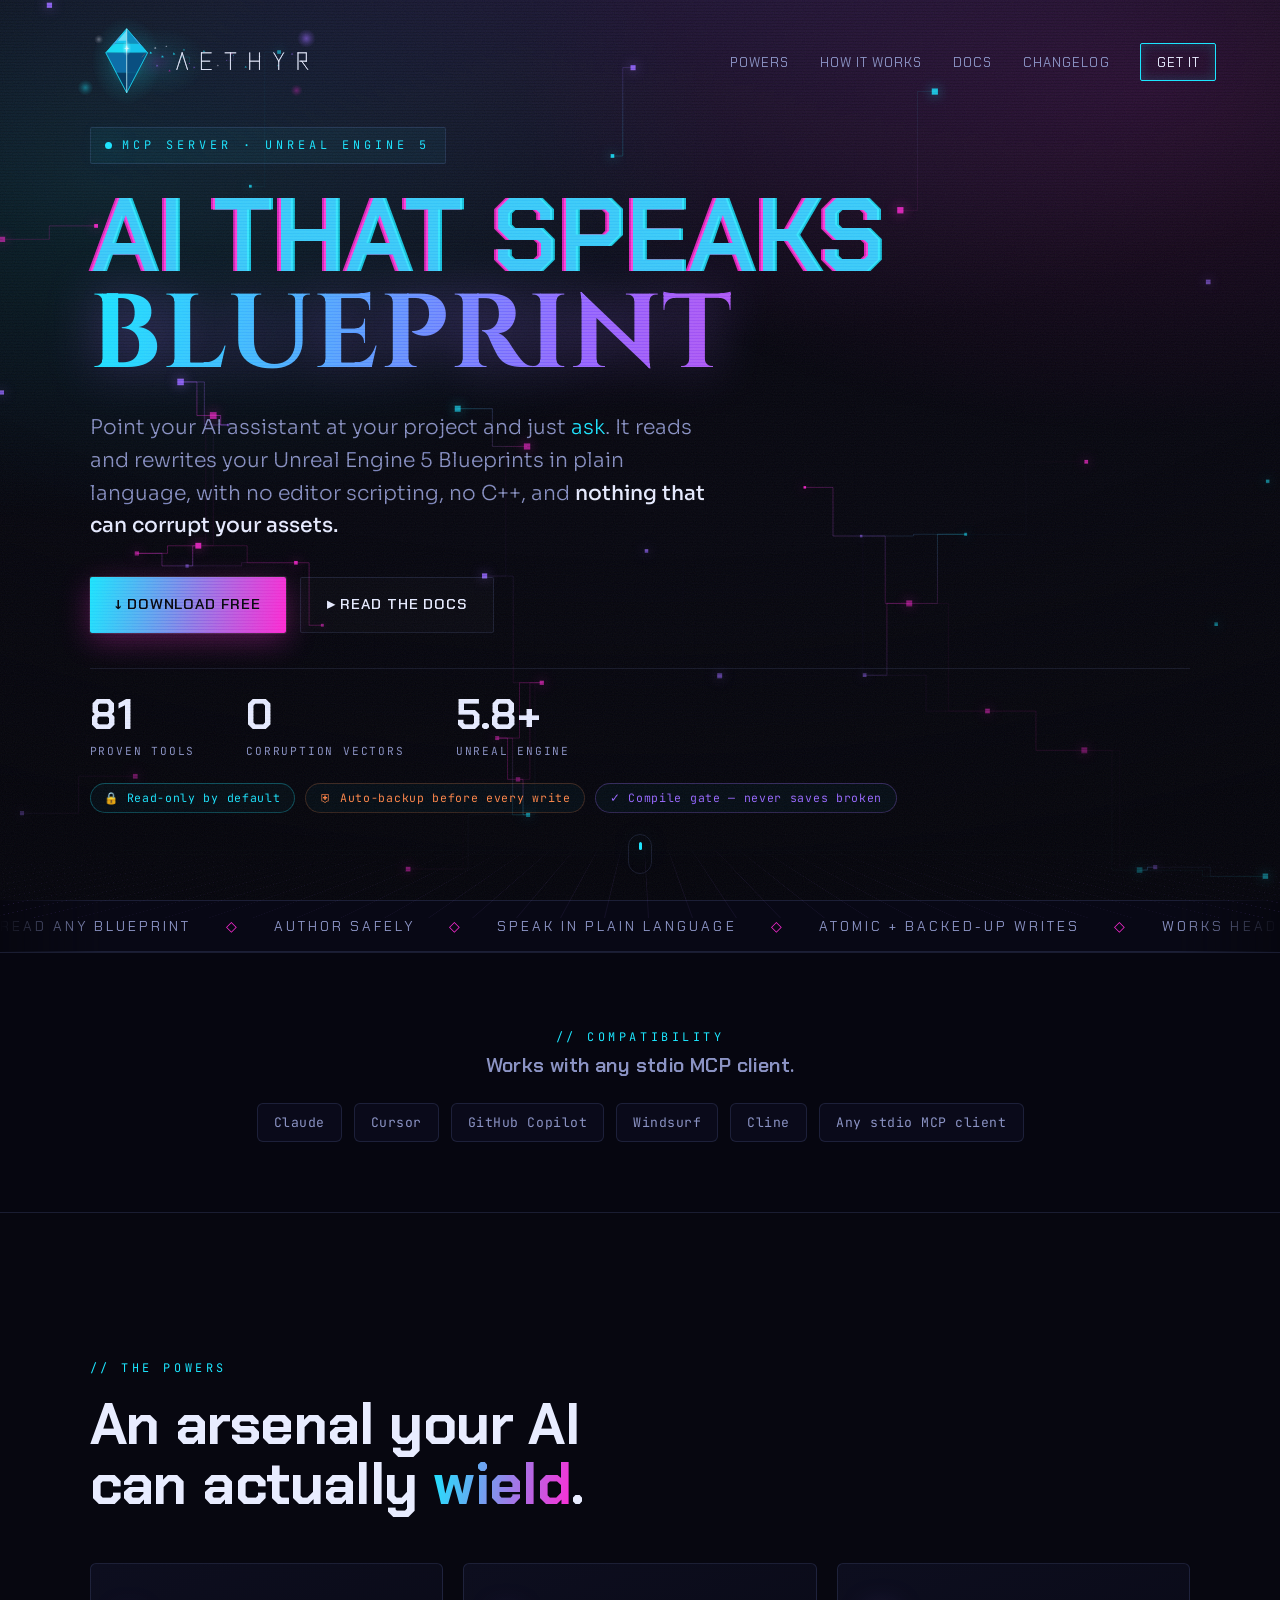
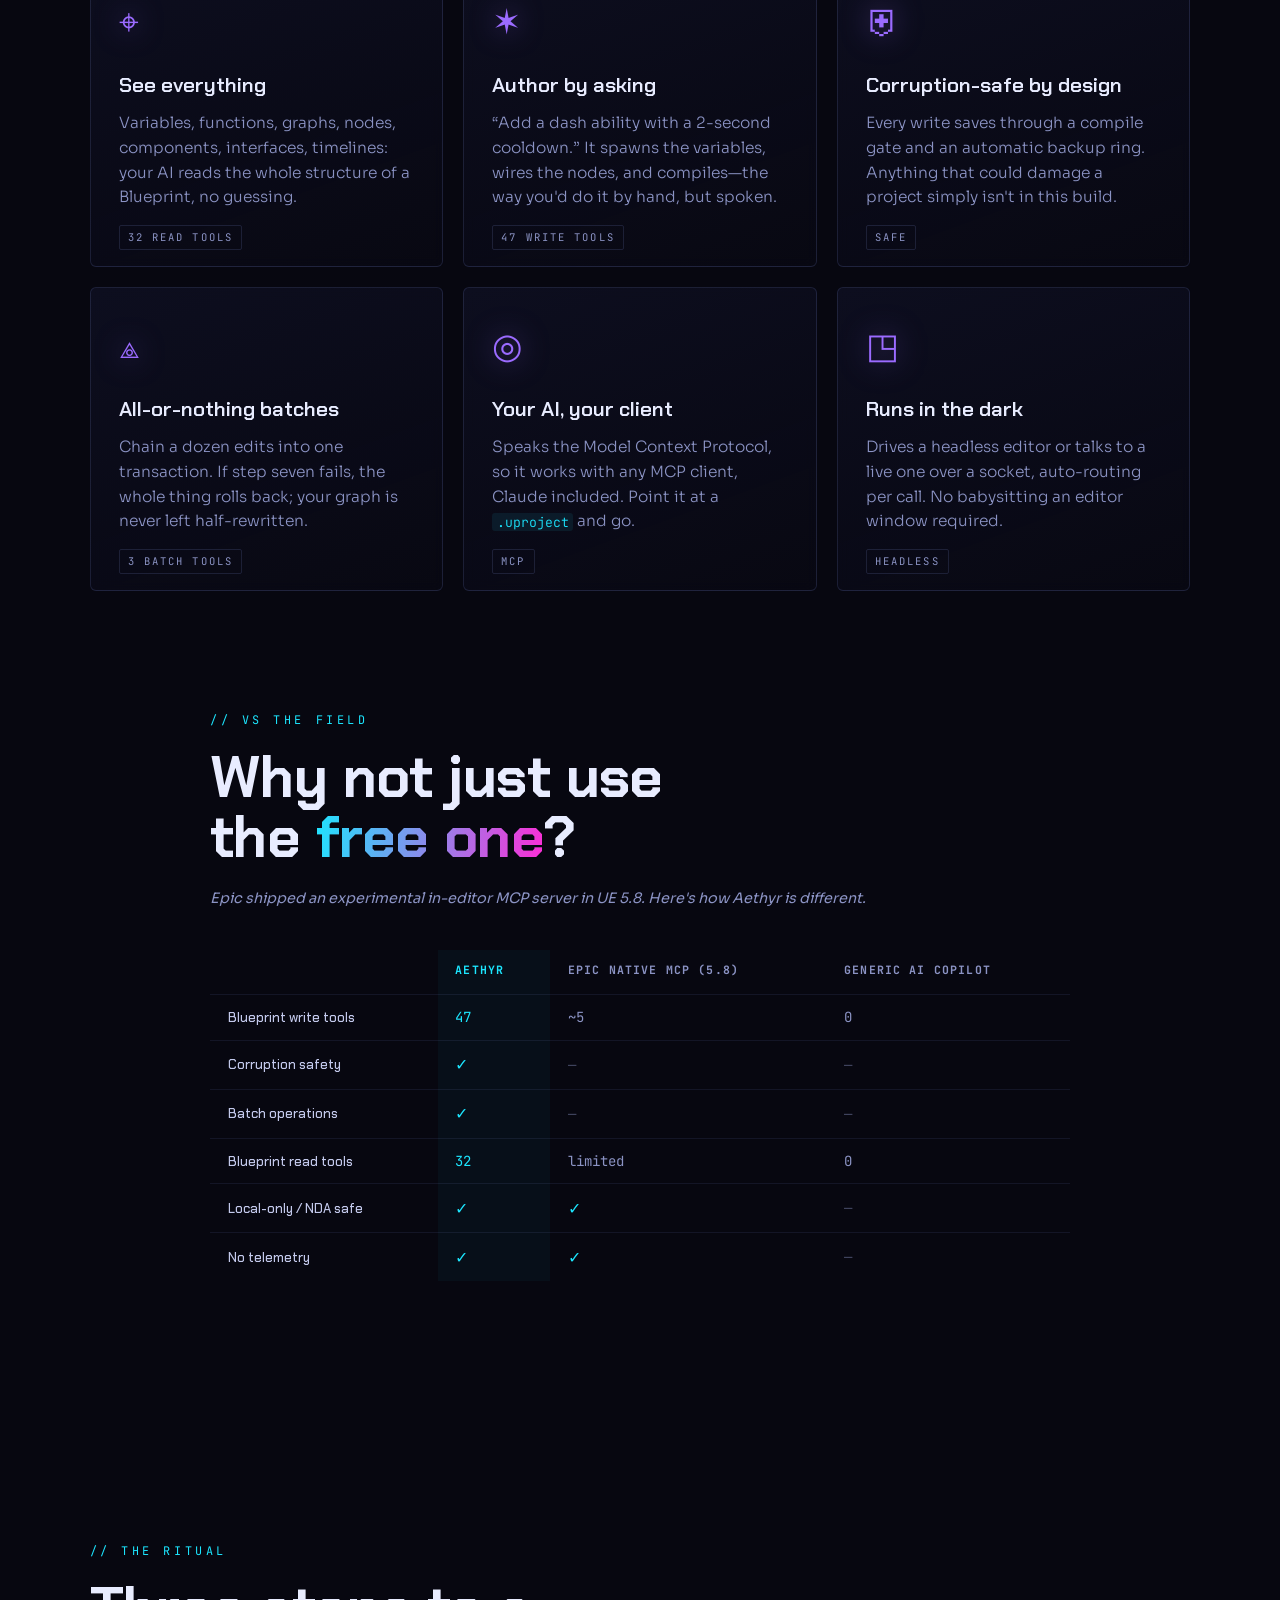
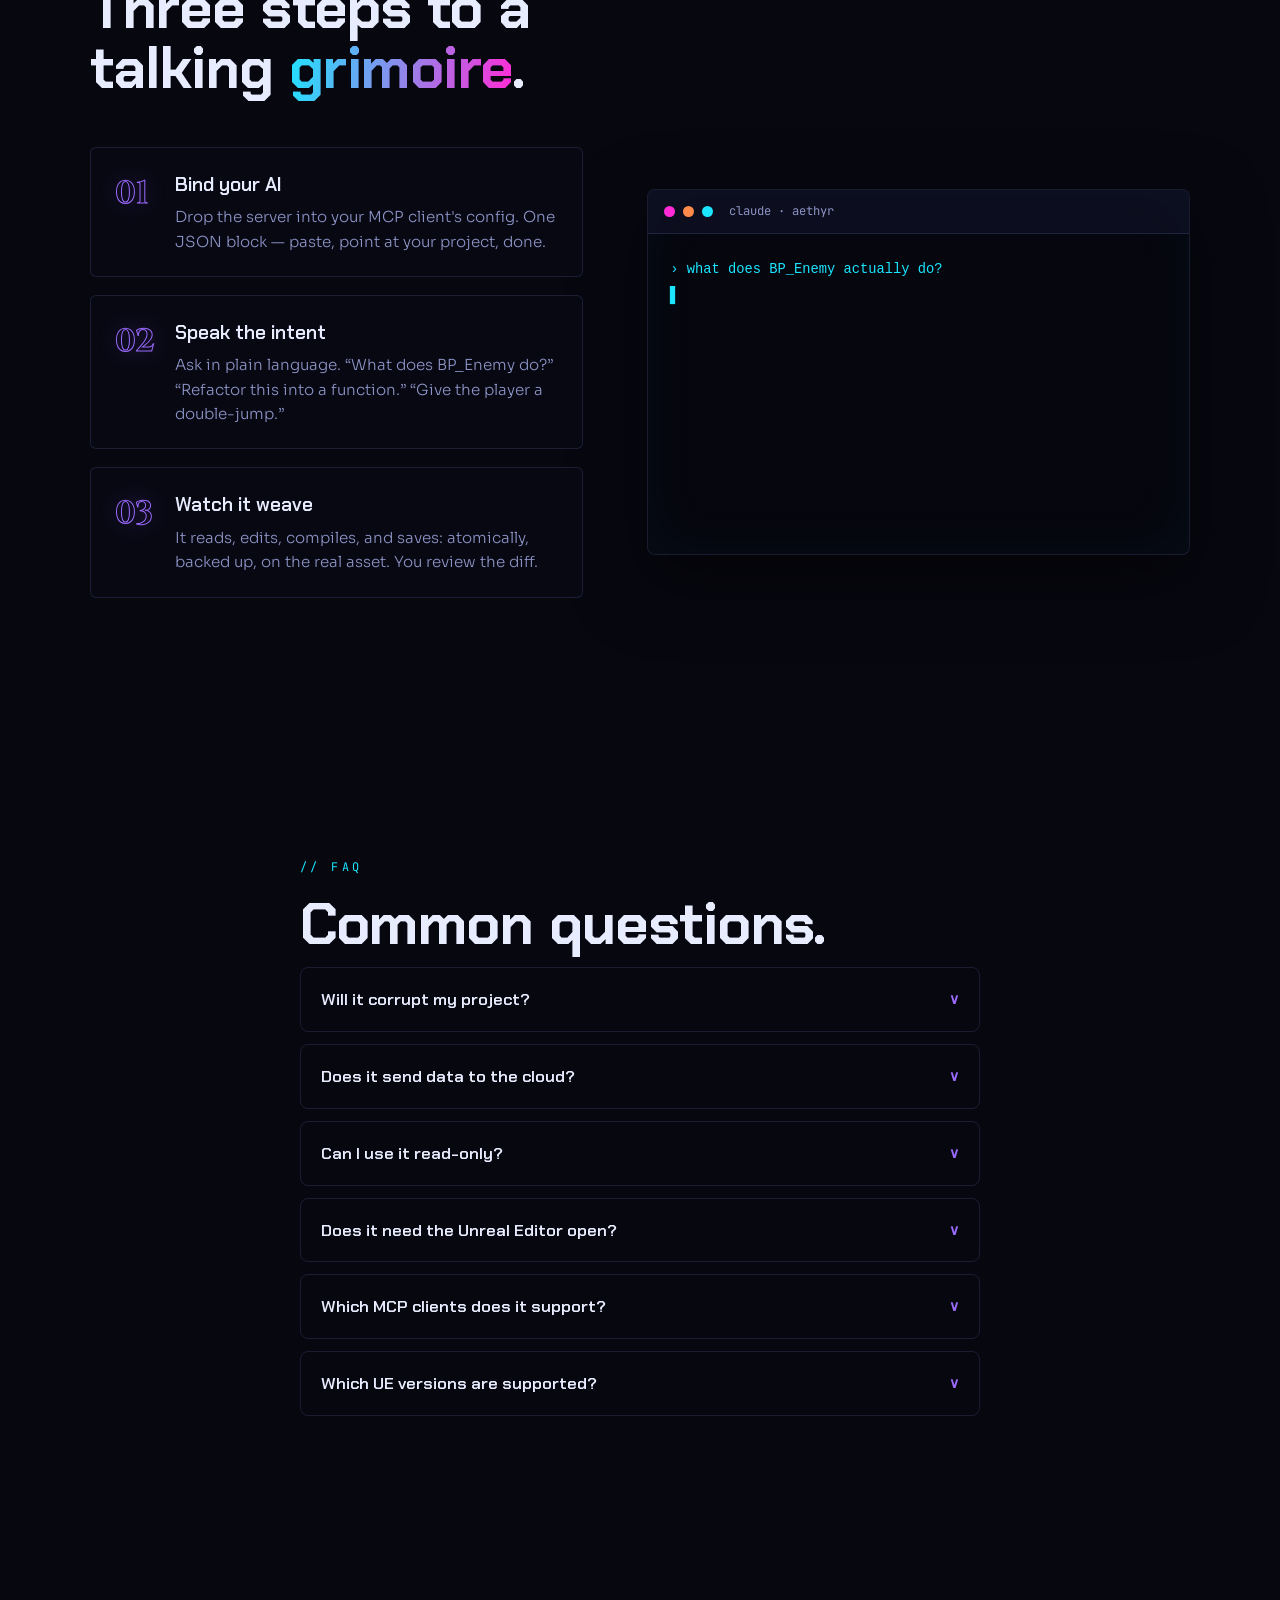
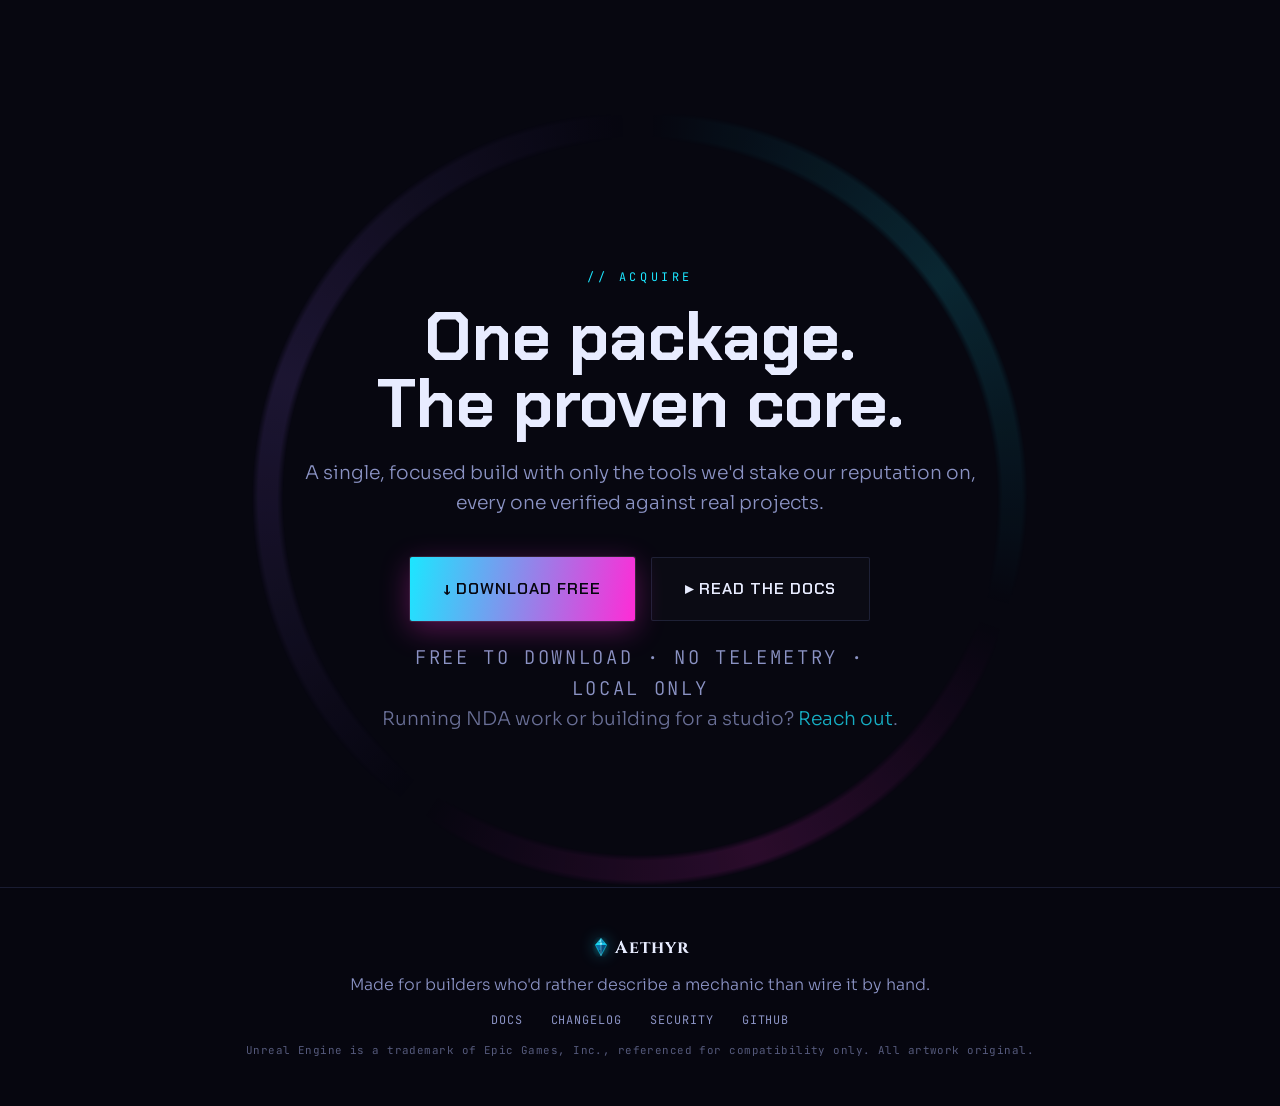
<file: index.html>
<!DOCTYPE html>
<html lang="en">
<head>
<meta charset="UTF-8" />
<meta name="viewport" content="width=device-width, initial-scale=1.0" />
<title id="page-title">Aethyr for Unreal Engine 5: AI that speaks Blueprint</title>
<meta name="description" id="page-desc" content="A corruption-safe MCP server that lets any MCP client read and author Unreal Engine 5 Blueprints in plain language." />
<link rel="preconnect" href="https://fonts.googleapis.com" />
<link rel="preconnect" href="https://fonts.gstatic.com" crossorigin />
<link href="https://fonts.googleapis.com/css2?family=Chakra+Petch:wght@400;500;600;700&family=Cinzel:wght@500;600;700&family=JetBrains+Mono:wght@400;500&family=Sora:wght@300;400;500;600&display=swap" rel="stylesheet" />
<link rel="stylesheet" href="css/styles.css" />
<link rel="icon" type="image/svg+xml" href="img/brand/aethyr-crystal.svg" />
<link rel="icon" type="image/png" sizes="48x48" href="img/brand/aethyr-favicon-48.png" />
<link rel="icon" type="image/png" sizes="32x32" href="img/brand/aethyr-favicon-32.png" />
<link rel="icon" type="image/png" sizes="16x16" href="img/brand/aethyr-favicon-16.png" />
<link rel="apple-touch-icon" href="img/brand/aethyr-icon-512.png" />
<link rel="canonical" href="https://aethyr.gg/" />
<meta name="theme-color" content="#070710" />
<meta property="og:title" id="og-title" content="Aethyr for Unreal Engine 5: AI that speaks Blueprint" />
<meta property="og:description" id="og-desc" content="A corruption-safe MCP server that lets any MCP client read and author Unreal Engine 5 Blueprints in plain language." />
<meta property="og:image" content="https://aethyr.gg/img/brand/aethyr-icon-512.png" />
<meta property="og:image:width" content="512" />
<meta property="og:image:height" content="512" />
<meta property="og:type" content="website" />
<meta property="og:url" content="https://aethyr.gg/" />
<meta property="og:site_name" content="Aethyr" />
<meta name="twitter:card" content="summary_large_image" />
<script type="application/ld+json">
{
  "@context": "https://schema.org",
  "@type": "SoftwareApplication",
  "name": "Aethyr",
  "description": "A corruption-safe MCP server that lets any MCP client read and author Unreal Engine 5 Blueprints in plain language.",
  "applicationCategory": "DeveloperApplication",
  "operatingSystem": "Windows",
  "offers": {"@type": "Offer", "price": "0", "priceCurrency": "USD"},
  "url": "https://aethyr.gg",
  "featureList": ["Read and author Unreal Engine 5 Blueprints","82 proven MCP tools","Corruption-safe with compile gate and backup ring","Atomic all-or-nothing batch operations","Headless operation without editor open","Compatible with all MCP clients"]
}
</script>
</head>
<body>

<!-- atmospheric overlays -->
<canvas id="constellation" aria-hidden="true"></canvas>
<div class="grid-horizon" aria-hidden="true"></div>
<div class="scanlines" aria-hidden="true"></div>
<div class="grain" aria-hidden="true"></div>
<div class="vignette" aria-hidden="true"></div>

<!-- nav -->
<header class="nav" id="nav">
  <a class="brand" href="#top" aria-label="Aethyr, home">
    <svg class="brand-lockup" xmlns="http://www.w3.org/2000/svg" viewBox="0 0 1120 380" role="img" aria-label="Aethyr">
      <title>Aethyr</title>
      <desc>Cyan crystal mark with the AETHYR wordmark and a particle weave on a deep void field.</desc>
      <defs>
        <radialGradient id="gemAura"><stop offset="0%" stop-color="#1ce6ff" stop-opacity=".40"/><stop offset="55%" stop-color="#1ce6ff" stop-opacity=".10"/><stop offset="100%" stop-color="#1ce6ff" stop-opacity="0"/></radialGradient>
        <radialGradient id="leak"><stop offset="0%" stop-color="#9b6bff" stop-opacity=".16"/><stop offset="45%" stop-color="#1ce6ff" stop-opacity=".06"/><stop offset="100%" stop-color="#1ce6ff" stop-opacity="0"/></radialGradient>
        <radialGradient id="coreGlow"><stop offset="0%" stop-color="#ffffff" stop-opacity=".85"/><stop offset="45%" stop-color="#bff7ff" stop-opacity=".30"/><stop offset="100%" stop-color="#bff7ff" stop-opacity="0"/></radialGradient>
        <radialGradient id="bokehCyan"><stop offset="0%" stop-color="#1ce6ff" stop-opacity=".42"/><stop offset="55%" stop-color="#1ce6ff" stop-opacity=".14"/><stop offset="100%" stop-color="#1ce6ff" stop-opacity="0"/></radialGradient>
        <radialGradient id="bokehViolet"><stop offset="0%" stop-color="#9b6bff" stop-opacity=".56"/><stop offset="55%" stop-color="#9b6bff" stop-opacity=".20"/><stop offset="100%" stop-color="#9b6bff" stop-opacity="0"/></radialGradient>
        <radialGradient id="bokehWhite"><stop offset="0%" stop-color="#e8ecff" stop-opacity=".38"/><stop offset="55%" stop-color="#e8ecff" stop-opacity=".12"/><stop offset="100%" stop-color="#e8ecff" stop-opacity="0"/></radialGradient>
        <radialGradient id="bokehMag"><stop offset="0%" stop-color="#ff2bd6" stop-opacity=".34"/><stop offset="55%" stop-color="#ff2bd6" stop-opacity=".12"/><stop offset="100%" stop-color="#ff2bd6" stop-opacity="0"/></radialGradient>
        <filter id="glow" x="-60%" y="-60%" width="220%" height="220%"><feGaussianBlur stdDeviation="2.6" result="b"/><feMerge><feMergeNode in="b"/><feMergeNode in="SourceGraphic"/></feMerge></filter>
      </defs>
      <ellipse cx="270" cy="185" rx="150" ry="190" fill="url(#gemAura)"/>
      <ellipse cx="400" cy="190" rx="220" ry="150" fill="url(#leak)"/>
      <g>
        <polygon points="270,46 215,110 270,110" fill="#16c4ec"/>
        <polygon points="270,54 232,98 270,98" fill="#aef2ff" opacity=".55"/>
        <polygon points="270,46 270,110 325,110" fill="#0e8fc0"/>
        <polygon points="215,110 180,150 270,150 270,110" fill="#1ce6ff" opacity=".92"/>
        <polygon points="325,110 270,110 270,150 360,150" fill="#16c4ec"/>
        <polygon points="180,150 270,150 270,236 225,236" fill="#0e6ea8"/>
        <polygon points="270,150 360,150 315,236 270,236" fill="#0a4f80"/>
        <polygon points="225,236 270,236 270,322" fill="#083b62"/>
        <polygon points="270,236 315,236 270,322" fill="#0a4a78"/>
        <g class="xtl-edge" stroke="#1ce6ff" stroke-width="1" opacity=".35">
          <line x1="215" y1="110" x2="325" y2="110"/>
          <line x1="180" y1="150" x2="360" y2="150"/>
          <line x1="225" y1="236" x2="315" y2="236"/>
        </g>
        <ellipse class="xtl-core" cx="270" cy="130" rx="20" ry="34" fill="url(#coreGlow)"/>
        <g filter="url(#glow)" opacity=".9"><path d="M270,116 L272,130 L270,150 L268,130 Z" fill="#ffffff"/><path d="M256,131 L270,129 L284,131 L270,133 Z" fill="#ffffff" opacity=".7"/></g>
        <g filter="url(#glow)">
          <polygon class="xtl-edge" points="270,46 360,150 270,322 180,150" fill="none" stroke="#1ce6ff" stroke-width="2.2"/>
          <line class="xtl-cut" x1="270" y1="46" x2="270" y2="322" stroke="#cdf6ff" stroke-width="2"/>
          <line class="xtl-glint-violet" x1="300" y1="80" x2="330" y2="120" stroke="#9b6bff" stroke-width="1.5" opacity=".6"/>
          <line class="xtl-glint-magenta" x1="240" y1="80" x2="212" y2="118" stroke="#ff2bd6" stroke-width="1.5" opacity=".5"/>
          <line class="xtl-glint-ember" x1="350" y1="152" x2="335" y2="170" stroke="#ff8a4c" stroke-width="1.2" opacity=".45"/>
        </g>
      </g>
      <g class="xtl-weave">
        <polygon class="xtl-shard" style="--o:.85" points="372,144 380,152 369,154" fill="#1ce6ff" opacity=".85"/>
        <polygon class="xtl-shard" style="--o:.70" points="392,124 398,131 389,132" fill="#e8ecff" opacity=".70"/>
        <polygon class="xtl-shard" style="--o:.60" points="400,200 407,208 396,209" fill="#9b6bff" opacity=".60"/>
        <polygon class="xtl-shard" style="--o:.75" points="422,160 431,169 419,170" fill="#1ce6ff" opacity=".75"/>
        <polygon class="xtl-shard" style="--o:.60" points="440,118 445,124 437,125" fill="#e8ecff" opacity=".60"/>
        <polygon class="xtl-shard" style="--o:.50" points="454,222 460,229 450,230" fill="#ff2bd6" opacity=".50"/>
        <polygon class="xtl-shard" style="--o:.70" points="472,148 480,157 469,158" fill="#1ce6ff" opacity=".70"/>
        <polygon class="xtl-shard" style="--o:.60" points="496,184 503,191 493,192" fill="#e8ecff" opacity=".60"/>
        <polygon class="xtl-shard" style="--o:.60" points="516,132 522,139 513,140" fill="#1ce6ff" opacity=".60"/>
        <polygon class="xtl-shard" style="--o:.45" points="560,208 566,215 556,216" fill="#9b6bff" opacity=".45"/>
        <polygon class="xtl-shard" style="--o:.50" points="602,138 609,146 598,147" fill="#1ce6ff" opacity=".50"/>
        <polygon class="xtl-shard" style="--o:.45" points="662,200 668,207 658,208" fill="#e8ecff" opacity=".45"/>
        <polygon class="xtl-shard" style="--o:.40" points="722,150 727,156 719,157" fill="#ff2bd6" opacity=".40"/>
        <polygon class="xtl-shard" style="--o:.58" points="782,206 788,213 778,214" fill="#1ce6ff" opacity=".58"/>
        <polygon class="xtl-shard" style="--o:.52" points="842,160 847,166 839,167" fill="#e8ecff" opacity=".52"/>
        <polygon class="xtl-shard" style="--o:.52" points="922,200 928,207 918,208" fill="#1ce6ff" opacity=".52"/>
        <polygon class="xtl-shard" style="--o:.50" points="982,150 988,157 978,158" fill="#9b6bff" opacity=".50"/>
        <polygon class="xtl-shard" style="--o:.35" points="1042,182 1047,188 1038,189" fill="#e8ecff" opacity=".35"/>
      </g>
      <g class="xtl-wires">
        <polyline points="506,168 540,168 540,196" fill="none" stroke="#1ce6ff" stroke-width="1.4" stroke-linecap="round" opacity=".40"/>
        <circle cx="506" cy="168" r="2.4" fill="#1ce6ff" opacity=".55"/>
        <circle cx="540" cy="196" r="2.4" fill="#ff2bd6" opacity=".55"/>
        <polyline points="700,182 730,182 730,160" fill="none" stroke="#9b6bff" stroke-width="1.4" stroke-linecap="round" opacity=".35"/>
        <circle cx="700" cy="182" r="2.2" fill="#9b6bff" opacity=".50"/>
        <circle cx="730" cy="160" r="2.2" fill="#1ce6ff" opacity=".50"/>
      </g>
      <g class="xtl-wordmark" filter="url(#glow)" fill="none" stroke="#eef1ff" stroke-width="3.2" stroke-linecap="round" stroke-linejoin="round">
        <path d="M509,150 L486,222 M509,150 L532,222"/>
        <path d="M592,150 L592,222 M592,150 L634,150 M592,186 L628,186 M592,222 L634,222"/>
        <path d="M694,150 L740,150 M717,150 L717,222"/>
        <path d="M800,150 L800,222 M842,150 L842,222 M800,186 L842,186"/>
        <path d="M904,150 L925,186 M946,150 L925,186 M925,186 L925,222"/>
        <path d="M1008,150 L1008,222 M1008,150 L1042,150 M1044,150 L1044,186 M1044,186 L1016,186 M1024,186 L1050,222"/>
      </g>
      <circle cx="92" cy="300" r="34" fill="url(#bokehCyan)"/>
      <circle cx="1044" cy="88" r="40" fill="url(#bokehViolet)"/>
      <circle cx="150" cy="92" r="20" fill="url(#bokehWhite)"/>
      <circle cx="1002" cy="312" r="26" fill="url(#bokehMag)"/>
    </svg>
  </a>
  <button class="nav-toggle" id="nav-toggle" aria-label="Open navigation menu" aria-expanded="false" aria-controls="site-nav-links"><span></span><span></span><span></span></button>
  <nav class="nav-links" id="site-nav-links">
    <a href="#features">Features</a>
    <a href="#flow">How it works</a>
    <a href="/docs/">Docs</a>
    <a href="/changelog/">Changelog</a>
    <a href="/docs/" class="nav-cta">Get it</a>
  </nav>
</header>

<main id="top">
  <section class="hero" id="hero-section">
    <div class="hero-inner">
      <div class="eyebrow reveal" data-d="0" id="hero-eyebrow"></div>
      <h1 class="hero-title reveal" data-d="1" id="hero-title"></h1>
      <p class="hero-sub reveal" data-d="2" id="hero-sub"></p>
      <div class="hero-cta reveal" data-d="3" id="hero-cta"></div>
      <ul class="hero-stats reveal" data-d="4" id="hero-stats"></ul>
      <div class="trust-strip reveal" data-d="5" id="trust-badges"></div>
    </div>
    <a class="scroll-cue" href="#features" aria-label="Scroll down"><span></span></a>
  </section>

  <div class="marquee" aria-hidden="true">
    <div class="marquee-track"><div class="marquee-set" id="marquee-set"></div></div>
  </div>

  <section class="clients-section reveal-up" id="clients-section">
    <div id="clients-inner"></div>
  </section>

  <section class="features" id="features">
    <div class="section-head reveal-up" id="features-head"></div>
    <div class="card-grid" id="features-grid"></div>
  </section>

  <section class="compare-section" id="compare">
    <div class="compare-inner reveal-up" id="compare-inner"></div>
  </section>

  <section class="flow" id="flow">
    <div class="section-head reveal-up" id="flow-head"></div>
    <div class="flow-wrap">
      <ol class="steps" id="flow-steps"></ol>
      <div class="terminal reveal-up" style="--i:1">
        <div class="terminal-bar">
          <span class="dot"></span><span class="dot"></span><span class="dot"></span>
          <em>claude · aethyr</em>
        </div>
        <pre class="terminal-body"><code id="typed"></code><span class="caret">▋</span></pre>
      </div>
    </div>
  </section>

  <section class="faq-section" id="faq-section">
    <div id="faq-inner"></div>
  </section>

  <section class="summon" id="summon">
    <div class="summon-ring" aria-hidden="true"></div>
    <div class="summon-inner reveal-up" id="summon-inner"></div>
  </section>
</main>

<footer class="foot" id="site-footer"></footer>

<script src="js/main.js"></script>
<noscript>
  <style>.hero-title,.hero-sub,.hero-cta{opacity:1!important;transform:none!important}</style>
  <h1 style="position:absolute;left:-9999px">Aethyr for Unreal Engine 5: AI that speaks Blueprint</h1>
  <p style="position:absolute;left:-9999px">A corruption-safe MCP server that lets any AI assistant read and author Unreal Engine 5 Blueprints in plain language. Works with Claude, Cursor, GitHub Copilot, Windsurf, Cline, and any stdio MCP client.</p>
</noscript>
</body>
</html>
</file>
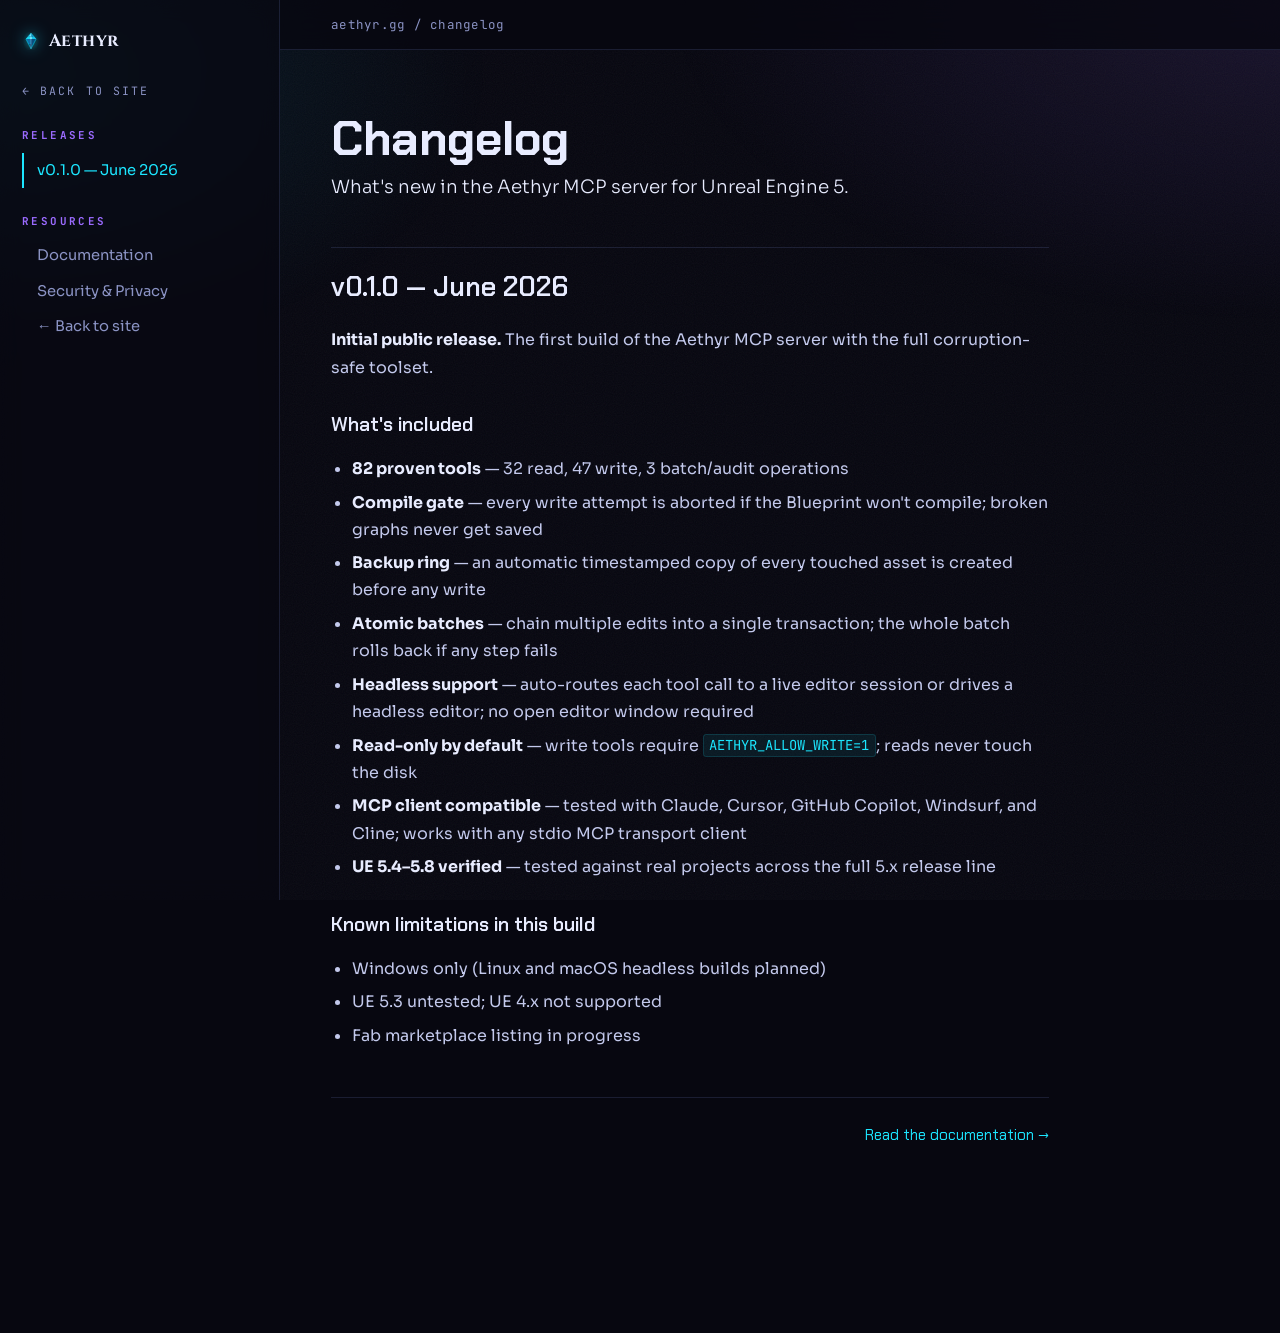
<file: changelog/index.html>
<!DOCTYPE html>
<html lang="en">
<head>
<meta charset="UTF-8" />
<meta name="viewport" content="width=device-width, initial-scale=1.0" />
<title id="page-title">Changelog — Aethyr</title>
<meta name="description" id="page-desc" content="Version history and release notes for the Aethyr MCP server for Unreal Engine 5." />
<link rel="preconnect" href="https://fonts.googleapis.com" />
<link rel="preconnect" href="https://fonts.gstatic.com" crossorigin />
<link href="https://fonts.googleapis.com/css2?family=Chakra+Petch:wght@400;500;600;700&family=Cinzel:wght@500;600;700&family=JetBrains+Mono:wght@400;500&family=Sora:wght@300;400;500;600&display=swap" rel="stylesheet" />
<link rel="stylesheet" href="../docs/docs.css" />
<link rel="icon" type="image/svg+xml" href="../img/brand/aethyr-crystal.svg" />
<link rel="icon" type="image/png" sizes="32x32" href="../img/brand/aethyr-favicon-32.png" />
<meta name="theme-color" content="#070710" />
</head>
<body>
<div class="bg" aria-hidden="true"></div>
<div class="grain" aria-hidden="true"></div>
<div class="wrap">
  <aside class="side" id="sidebar"></aside>
  <div class="main" id="main-content"></div>
</div>
<script src="../js/docs.js"></script>
<script>loadDocsPage('../data/changelog.json')</script>
</body>
</html>
</file>
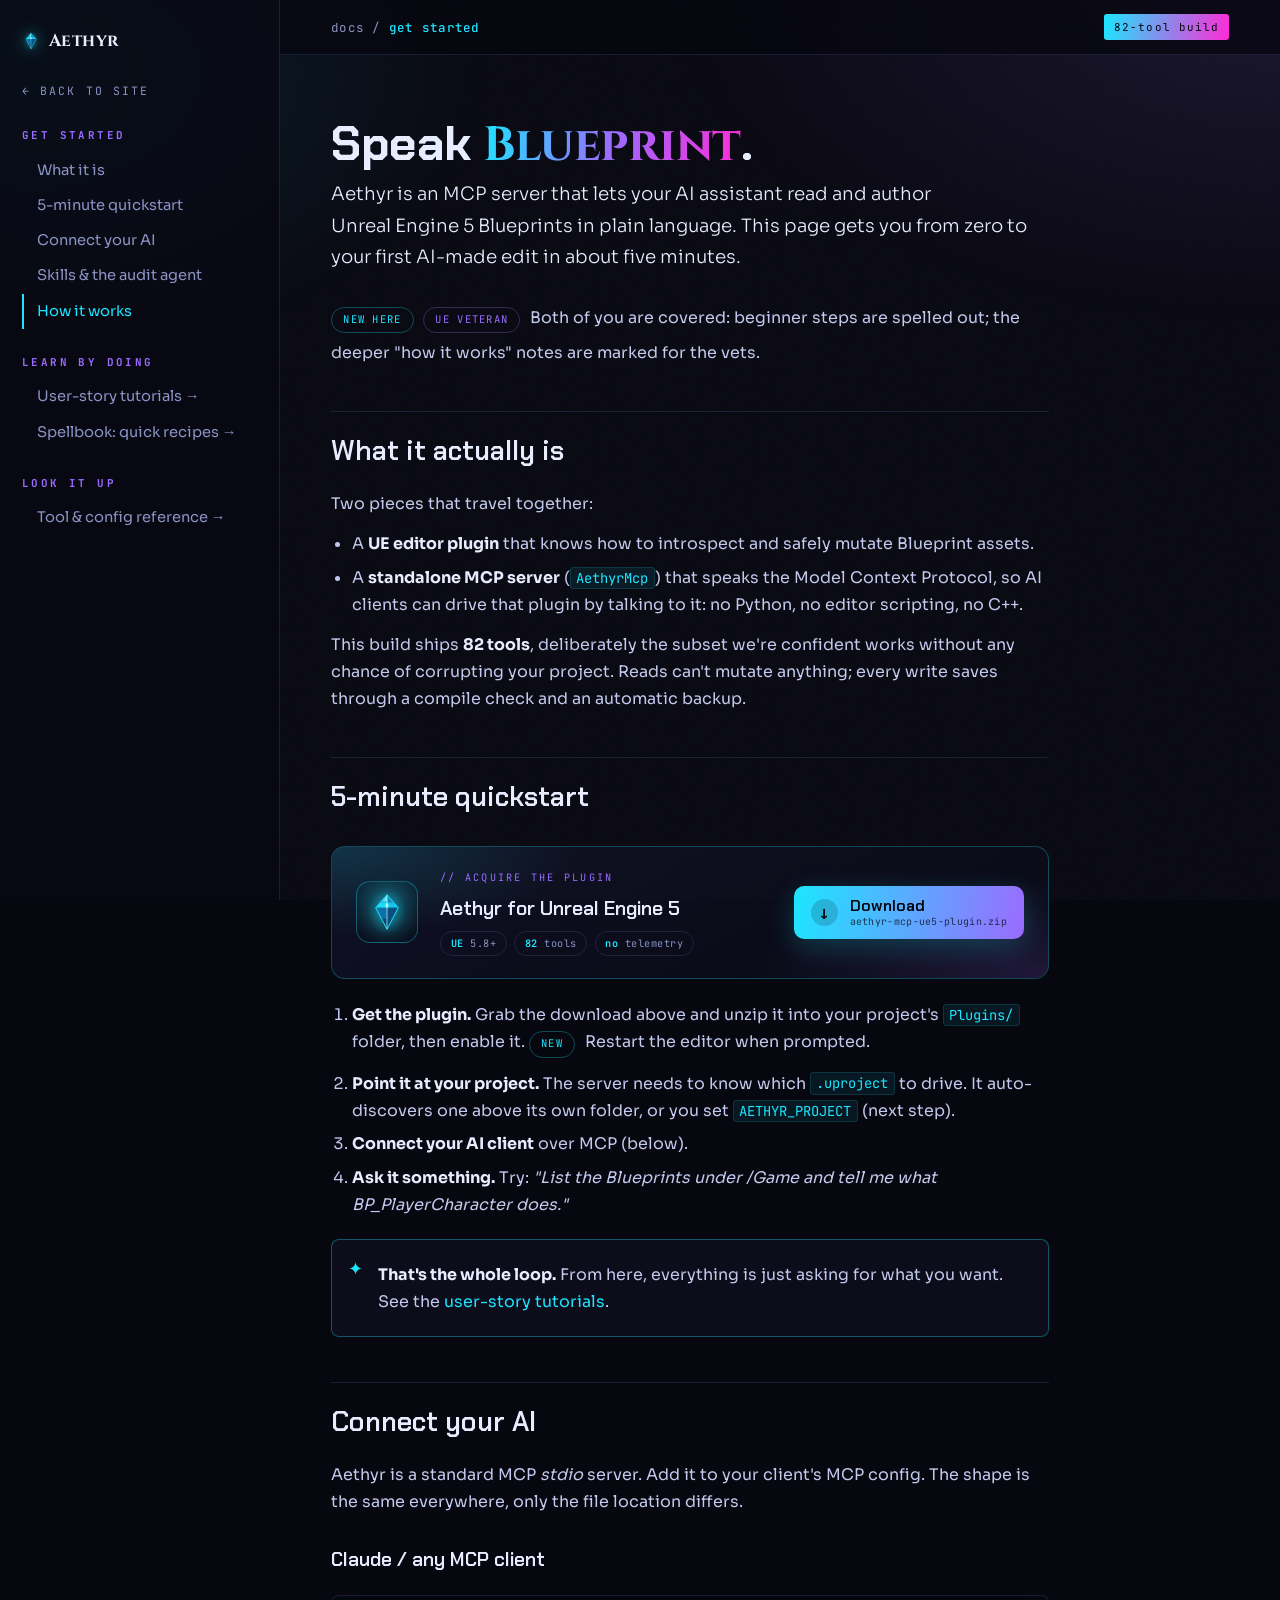
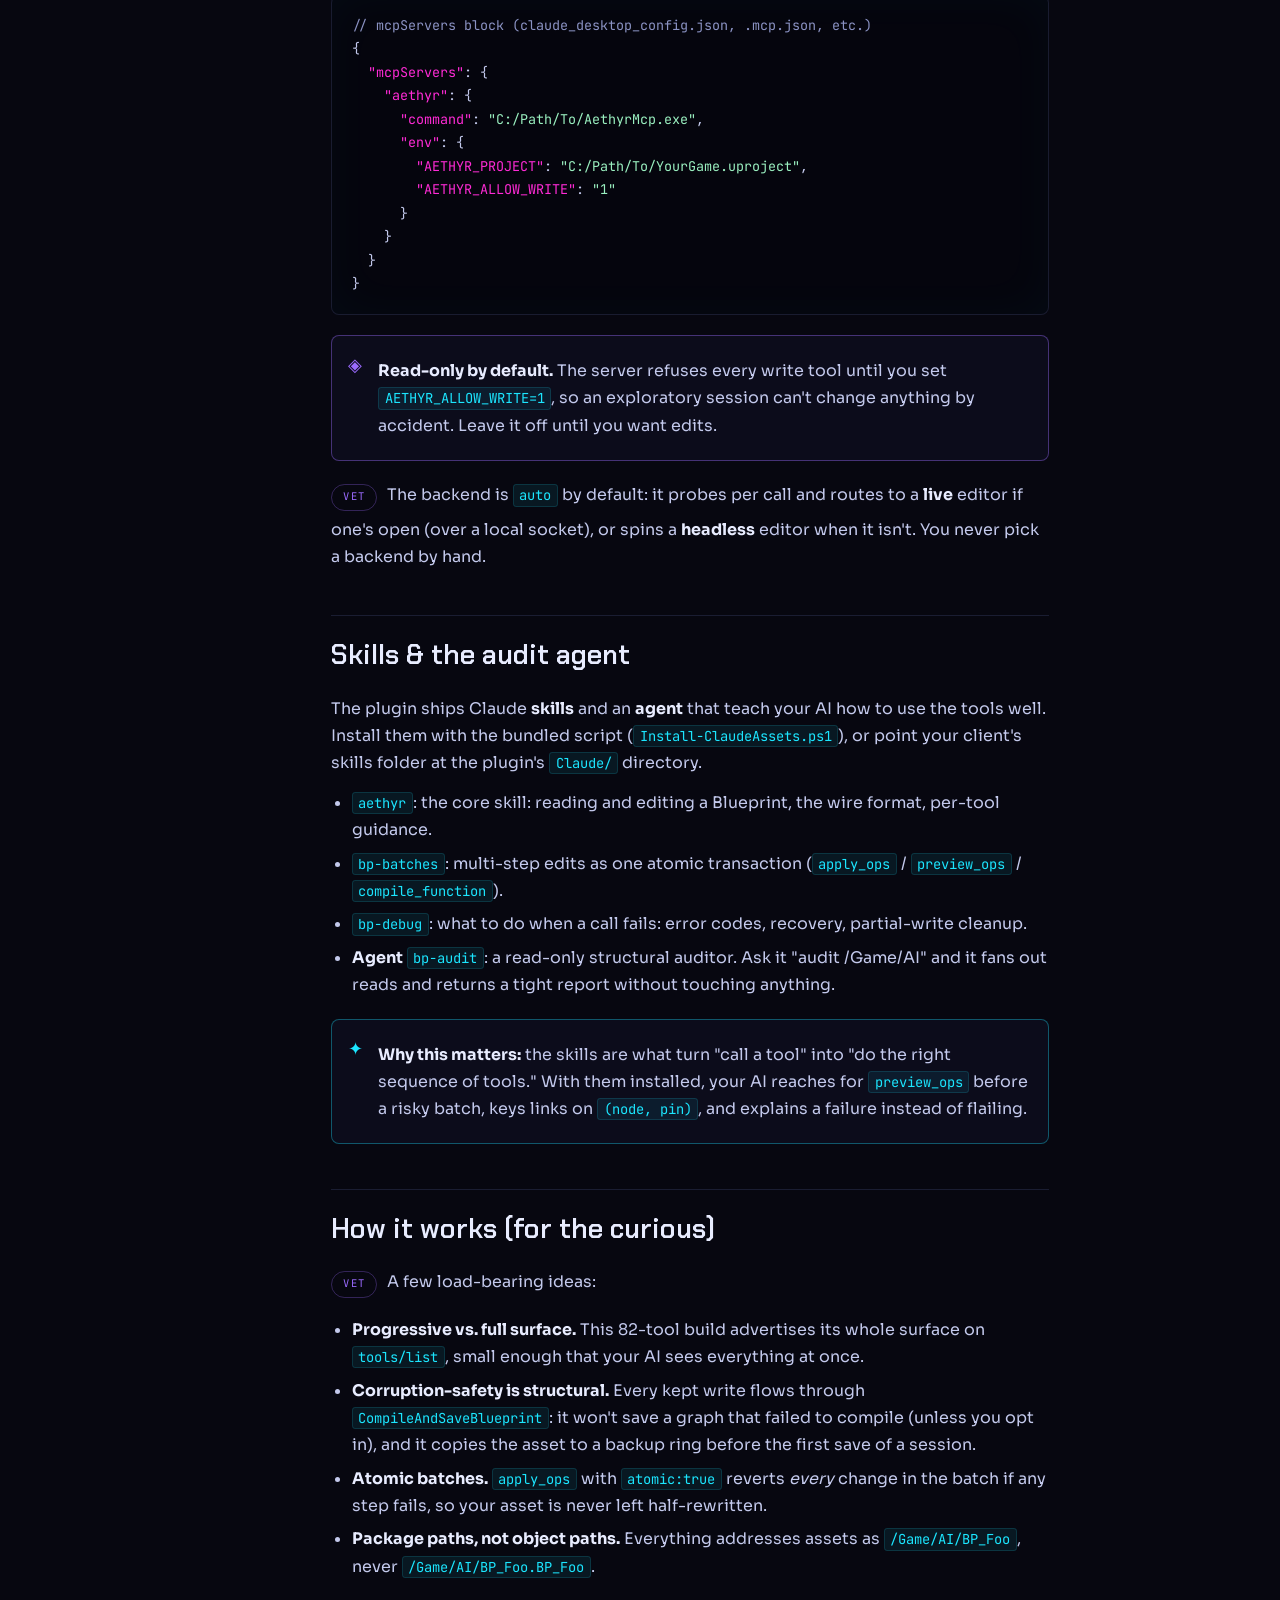
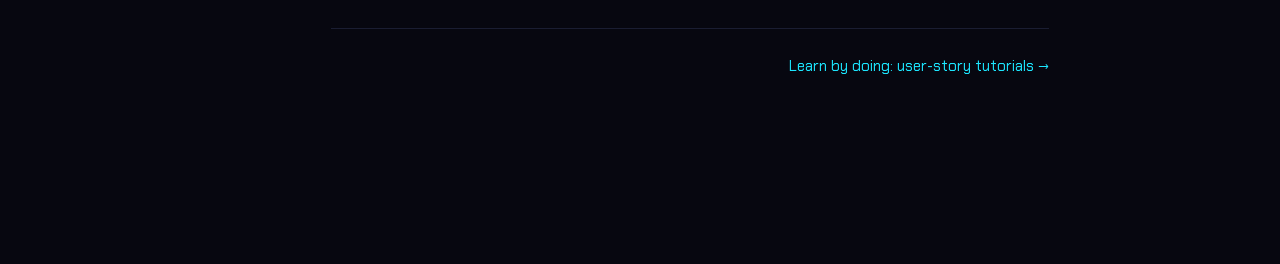
<file: docs/index.html>
<!DOCTYPE html>
<html lang="en">
<head>
<meta charset="UTF-8" />
<meta name="viewport" content="width=device-width, initial-scale=1.0" />
<title>Get Started · Aethyr docs</title>
<meta name="description" content="Install Aethyr, connect Claude over MCP, install the skills + audit agent, and make your first edit by asking." />
<link rel="preconnect" href="https://fonts.googleapis.com" />
<link rel="preconnect" href="https://fonts.gstatic.com" crossorigin />
<link href="https://fonts.googleapis.com/css2?family=Chakra+Petch:wght@400;500;600;700&family=Cinzel:wght@600;700&family=JetBrains+Mono:wght@400;500&family=Sora:wght@300;400;500;600&display=swap" rel="stylesheet" />
<link rel="stylesheet" href="docs.css" />
<link rel="icon" type="image/svg+xml" href="../img/brand/aethyr-crystal.svg" />
<link rel="icon" type="image/png" sizes="48x48" href="../img/brand/aethyr-favicon-48.png" />
<link rel="icon" type="image/png" sizes="32x32" href="../img/brand/aethyr-favicon-32.png" />
<link rel="icon" type="image/png" sizes="16x16" href="../img/brand/aethyr-favicon-16.png" />
<link rel="apple-touch-icon" href="../img/brand/aethyr-icon-512.png" />
<meta name="theme-color" content="#070710" />
</head>
<body>
<div class="bg"></div><div class="grain"></div>
<div class="wrap">

  <aside class="side" id="sidenav">
    <a class="brand" href="../index.html"><img class="sig" src="../img/brand/aethyr-crystal.svg" alt="" aria-hidden="true" width="18" height="18"> Aethyr</a>
    <a class="home" href="../index.html">← back to site</a>
    <nav>
      <h4>Get started</h4>
      <a href="#what">What it is</a>
      <a href="#quickstart">5-minute quickstart</a>
      <a href="#connect">Connect your AI</a>
      <a href="#skills">Skills &amp; the audit agent</a>
      <a href="#concepts">How it works</a>
      <h4>Learn by doing</h4>
      <a href="tutorials.html">User-story tutorials →</a>
      <a href="cookbook.html">Spellbook: quick recipes →</a>
      <h4>Look it up</h4>
      <a href="reference.html">Tool &amp; config reference →</a>
    </nav>
  </aside>

  <div class="main">
    <div class="topbar">
      <button class="navtoggle" aria-label="Toggle navigation" aria-expanded="false" aria-controls="sidenav"><span></span><span></span><span></span></button>
      <span class="crumbs">docs / <b>get started</b></span>
      <span class="badge">82-tool build</span>
    </div>

    <article class="doc">
      <h1>Speak <span class="arc">Blueprint</span>.</h1>
      <p class="lead">Aethyr is an MCP server that lets your AI assistant read and
        author Unreal&nbsp;Engine&nbsp;5 Blueprints in plain language. This page gets you
        from zero to your first AI-made edit in about five minutes.</p>
      <p><span class="aud new">New here</span> <span class="aud vet">UE veteran</span>
        Both of you are covered: beginner steps are spelled out; the deeper "how it works"
        notes are marked for the vets.</p>

      <h2 id="what">What it actually is</h2>
      <p>Two pieces that travel together:</p>
      <ul>
        <li>A <strong>UE editor plugin</strong> that knows how to introspect and safely
          mutate Blueprint assets.</li>
        <li>A <strong>standalone MCP server</strong> (<code>AethyrMcp</code>) that
          speaks the Model Context Protocol, so AI clients can drive that plugin by talking
          to it: no Python, no editor scripting, no C++.</li>
      </ul>
      <p>This build ships <strong>82 tools</strong>, deliberately the subset we're confident
        works without any chance of corrupting your project. Reads can't mutate anything;
        every write saves through a compile check and an automatic backup.</p>

      <h2 id="quickstart">5-minute quickstart</h2>

      <a class="dl" href="../downloads/aethyr-mcp-ue5-plugin.zip" download>
        <span class="dl-aura" aria-hidden="true"></span>
        <span class="dl-mark" aria-hidden="true">
          <img src="../img/brand/aethyr-crystal.svg" alt="" width="40" height="40" />
        </span>
        <span class="dl-body">
          <span class="dl-kicker">// Acquire the plugin</span>
          <span class="dl-title">Aethyr for Unreal&nbsp;Engine&nbsp;5</span>
          <span class="dl-meta">
            <span class="chip"><b>UE</b> 5.8+</span>
            <span class="chip"><b>82</b> tools</span>
            <span class="chip"><b>no</b> telemetry</span>
          </span>
        </span>
        <span class="dl-btn">
          <span class="dl-ico" aria-hidden="true">↓</span>
          <span class="dl-lab">Download<small>aethyr-mcp-ue5-plugin.zip</small></span>
        </span>
      </a>

      <ol>
        <li><strong>Get the plugin.</strong> Grab the download above and unzip it into your
          project's <code>Plugins/</code> folder, then enable it.
          <span class="aud new">New</span> Restart the editor when prompted.</li>
        <li><strong>Point it at your project.</strong> The server needs to know which
          <code>.uproject</code> to drive. It auto-discovers one above its own folder, or you
          set <code>AETHYR_PROJECT</code> (next step).</li>
        <li><strong>Connect your AI client</strong> over MCP (below).</li>
        <li><strong>Ask it something.</strong> Try: <em>"List the Blueprints under /Game and
          tell me what BP_PlayerCharacter does."</em></li>
      </ol>
      <div class="note tip"><p><strong>That's the whole loop.</strong> From here, everything is
        just asking for what you want. See the <a href="tutorials.html">user-story
        tutorials</a>.</p></div>

      <h2 id="connect">Connect your AI</h2>
      <p>Aethyr is a standard MCP <em>stdio</em> server. Add it to your client's MCP
        config. The shape is the same everywhere, only the file location differs.</p>

      <h3>Claude / any MCP client</h3>
      <pre><code><span class="c">// mcpServers block (claude_desktop_config.json, .mcp.json, etc.)</span>
{
  <span class="k">"mcpServers"</span>: {
    <span class="k">"aethyr"</span>: {
      <span class="k">"command"</span>: <span class="s">"C:/Path/To/AethyrMcp.exe"</span>,
      <span class="k">"env"</span>: {
        <span class="k">"AETHYR_PROJECT"</span>: <span class="s">"C:/Path/To/YourGame.uproject"</span>,
        <span class="k">"AETHYR_ALLOW_WRITE"</span>: <span class="s">"1"</span>
      }
    }
  }
}</code></pre>
      <div class="note arc"><p><strong>Read-only by default.</strong> The server refuses every
        write tool until you set <code>AETHYR_ALLOW_WRITE=1</code>, so an exploratory
        session can't change anything by accident. Leave it off until you want edits.</p></div>
      <p><span class="aud vet">Vet</span> The backend is <code>auto</code> by default: it
        probes per call and routes to a <strong>live</strong> editor if one's open (over a
        local socket), or spins a <strong>headless</strong> editor when it isn't. You never
        pick a backend by hand.</p>

      <h2 id="skills">Skills &amp; the audit agent</h2>
      <p>The plugin ships Claude <strong>skills</strong> and an <strong>agent</strong> that
        teach your AI how to use the tools well. Install them with the bundled script
        (<code>Install-ClaudeAssets.ps1</code>), or point your client's skills folder at the
        plugin's <code>Claude/</code> directory.</p>
      <ul>
        <li><code>aethyr</code>: the core skill: reading and editing a Blueprint, the wire
          format, per-tool guidance.</li>
        <li><code>bp-batches</code>: multi-step edits as one atomic transaction
          (<code>apply_ops</code> / <code>preview_ops</code> / <code>compile_function</code>).</li>
        <li><code>bp-debug</code>: what to do when a call fails: error codes, recovery,
          partial-write cleanup.</li>
        <li><strong>Agent</strong> <code>bp-audit</code>: a read-only structural auditor.
          Ask it "audit /Game/AI" and it fans out reads and returns a tight report without
          touching anything.</li>
      </ul>
      <div class="note tip"><p><strong>Why this matters:</strong> the skills are what turn
        "call a tool" into "do the right sequence of tools." With them installed, your AI
        reaches for <code>preview_ops</code> before a risky batch, keys links on
        <code>(node, pin)</code>, and explains a failure instead of flailing.</p></div>

      <h2 id="concepts">How it works (for the curious)</h2>
      <p><span class="aud vet">Vet</span> A few load-bearing ideas:</p>
      <ul>
        <li><strong>Progressive vs. full surface.</strong> This 82-tool build advertises its
          whole surface on <code>tools/list</code>, small enough that your AI sees everything
          at once.</li>
        <li><strong>Corruption-safety is structural.</strong> Every kept write flows through
          <code>CompileAndSaveBlueprint</code>: it won't save a graph that failed to compile
          (unless you opt in), and it copies the asset to a backup ring before the first save
          of a session.</li>
        <li><strong>Atomic batches.</strong> <code>apply_ops</code> with
          <code>atomic:true</code> reverts <em>every</em> change in the batch if any step
          fails, so your asset is never left half-rewritten.</li>
        <li><strong>Package paths, not object paths.</strong> Everything addresses assets as
          <code>/Game/AI/BP_Foo</code>, never <code>/Game/AI/BP_Foo.BP_Foo</code>.</li>
      </ul>

      <div class="pager">
        <span></span>
        <a href="tutorials.html">Learn by doing: user-story tutorials →</a>
      </div>
    </article>
  </div>
</div>
<script src="docs.js"></script>
<script>
  // active-link highlight on scroll
  const links=[...document.querySelectorAll('.side nav a[href^="#"]')];
  const map=new Map(links.map(a=>[a.getAttribute('href').slice(1),a]));
  const io=new IntersectionObserver((es)=>es.forEach(e=>{if(e.isIntersecting){
    links.forEach(l=>l.classList.remove('active'));map.get(e.target.id)?.classList.add('active');}}),
    {rootMargin:'-20% 0px -70% 0px'});
  document.querySelectorAll('.doc [id]').forEach(s=>io.observe(s));
</script>
</body>
</html>
</file>
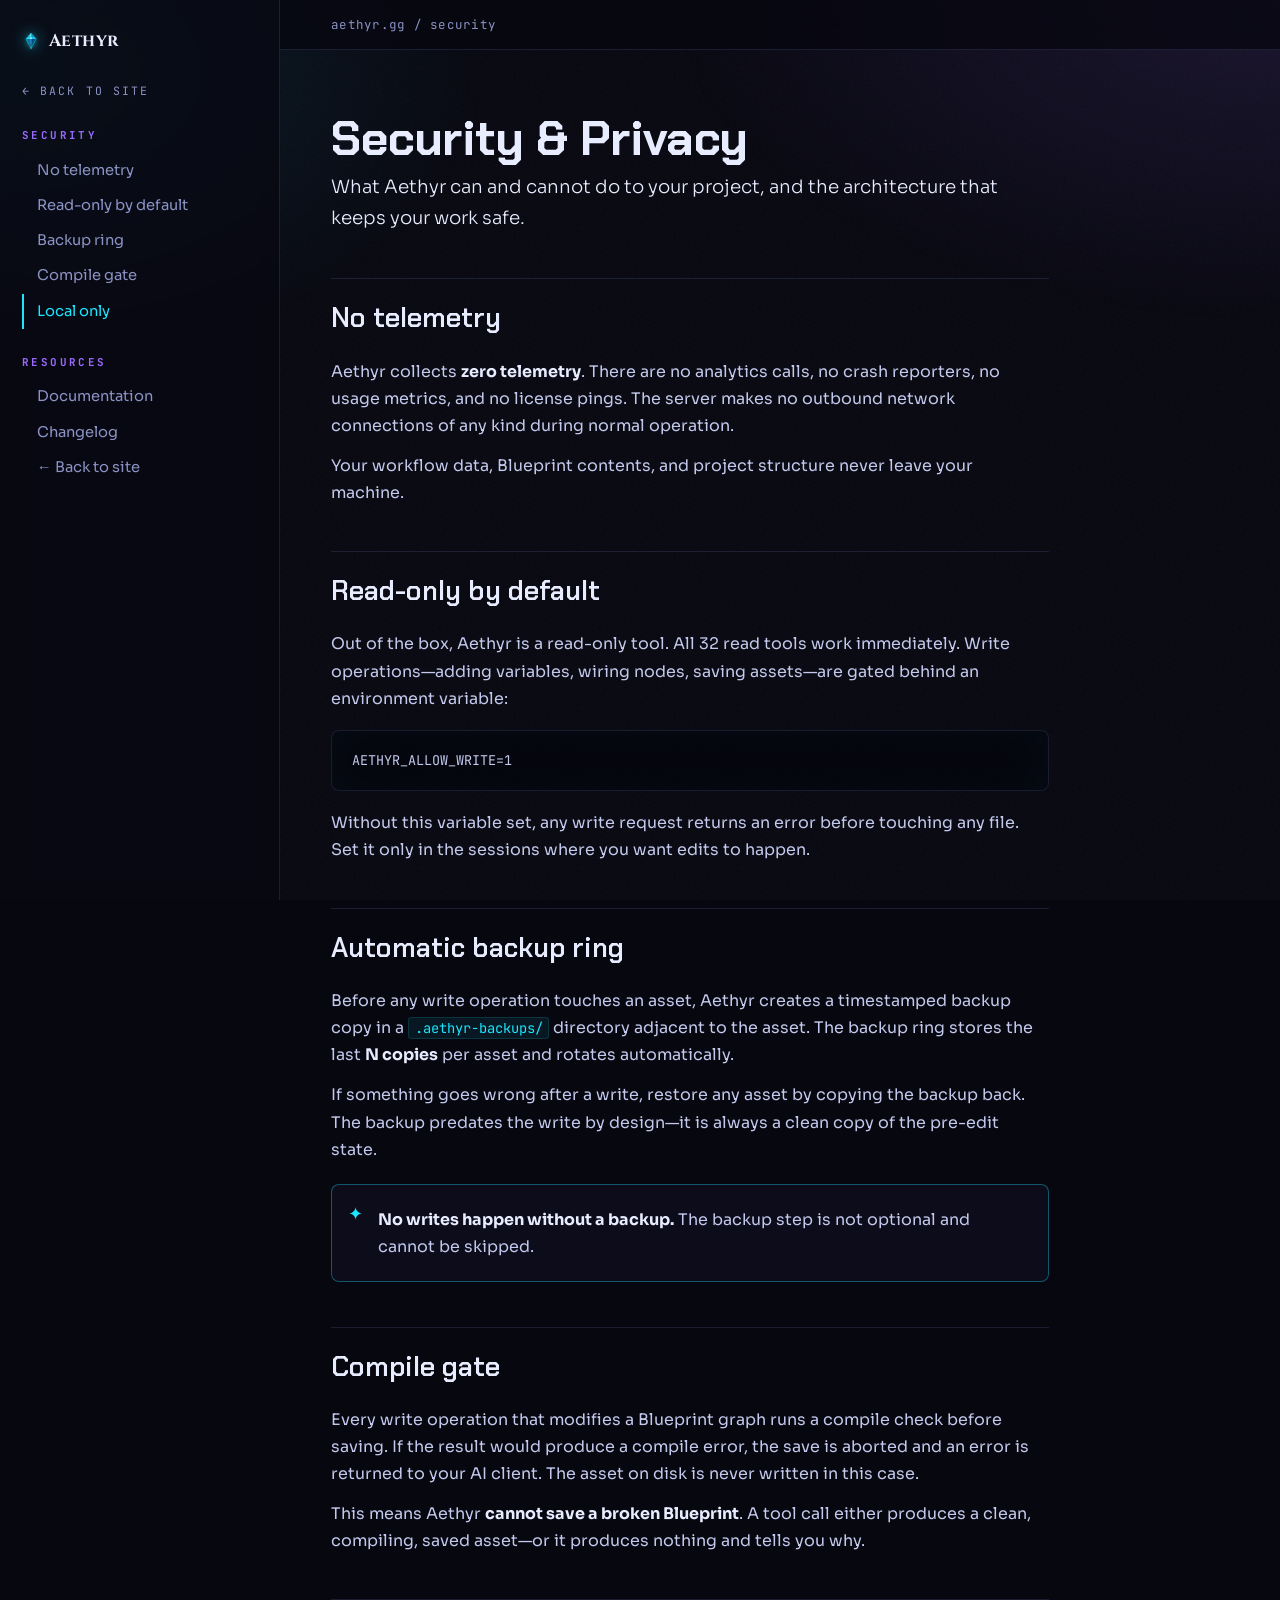
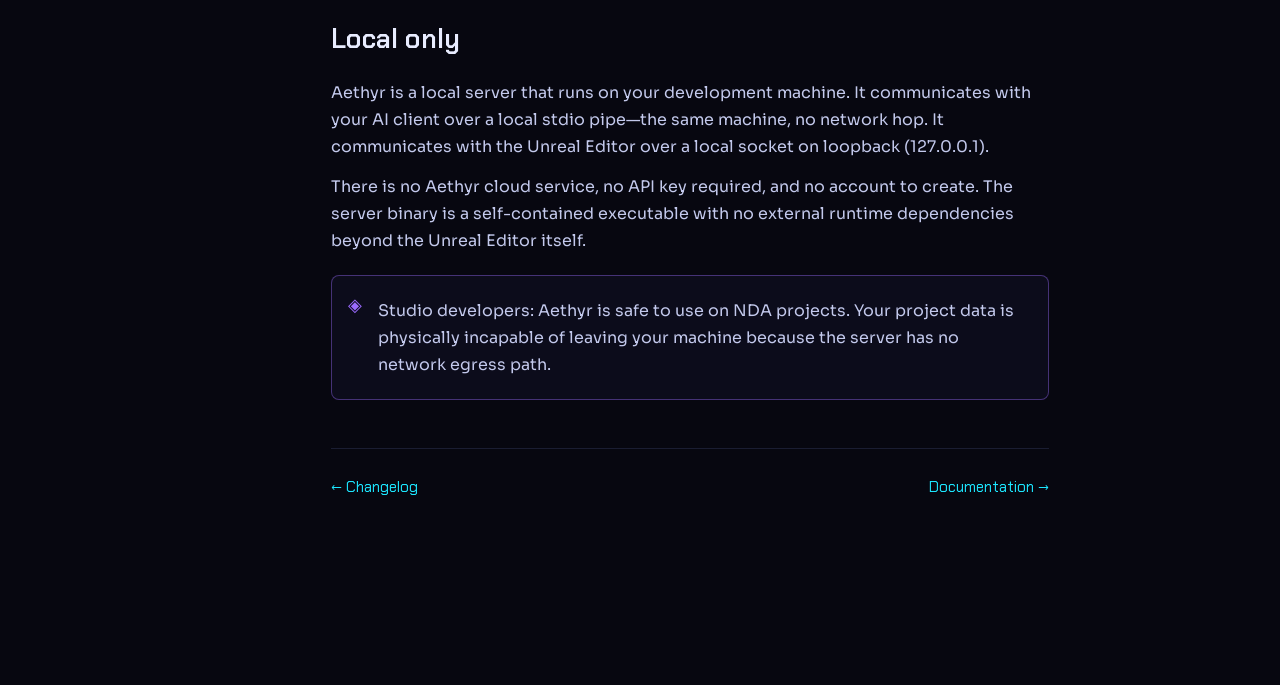
<file: security/index.html>
<!DOCTYPE html>
<html lang="en">
<head>
<meta charset="UTF-8" />
<meta name="viewport" content="width=device-width, initial-scale=1.0" />
<title id="page-title">Security & Privacy — Aethyr</title>
<meta name="description" id="page-desc" content="How Aethyr protects your Unreal Engine project: no telemetry, read-only by default, automatic backups, compile gate." />
<link rel="preconnect" href="https://fonts.googleapis.com" />
<link rel="preconnect" href="https://fonts.gstatic.com" crossorigin />
<link href="https://fonts.googleapis.com/css2?family=Chakra+Petch:wght@400;500;600;700&family=Cinzel:wght@500;600;700&family=JetBrains+Mono:wght@400;500&family=Sora:wght@300;400;500;600&display=swap" rel="stylesheet" />
<link rel="stylesheet" href="../docs/docs.css" />
<link rel="icon" type="image/svg+xml" href="../img/brand/aethyr-crystal.svg" />
<link rel="icon" type="image/png" sizes="32x32" href="../img/brand/aethyr-favicon-32.png" />
<meta name="theme-color" content="#070710" />
</head>
<body>
<div class="bg" aria-hidden="true"></div>
<div class="grain" aria-hidden="true"></div>
<div class="wrap">
  <aside class="side" id="sidebar"></aside>
  <div class="main" id="main-content"></div>
</div>
<script src="../js/docs.js"></script>
<script>loadDocsPage('../data/security.json')</script>
</body>
</html>
</file>
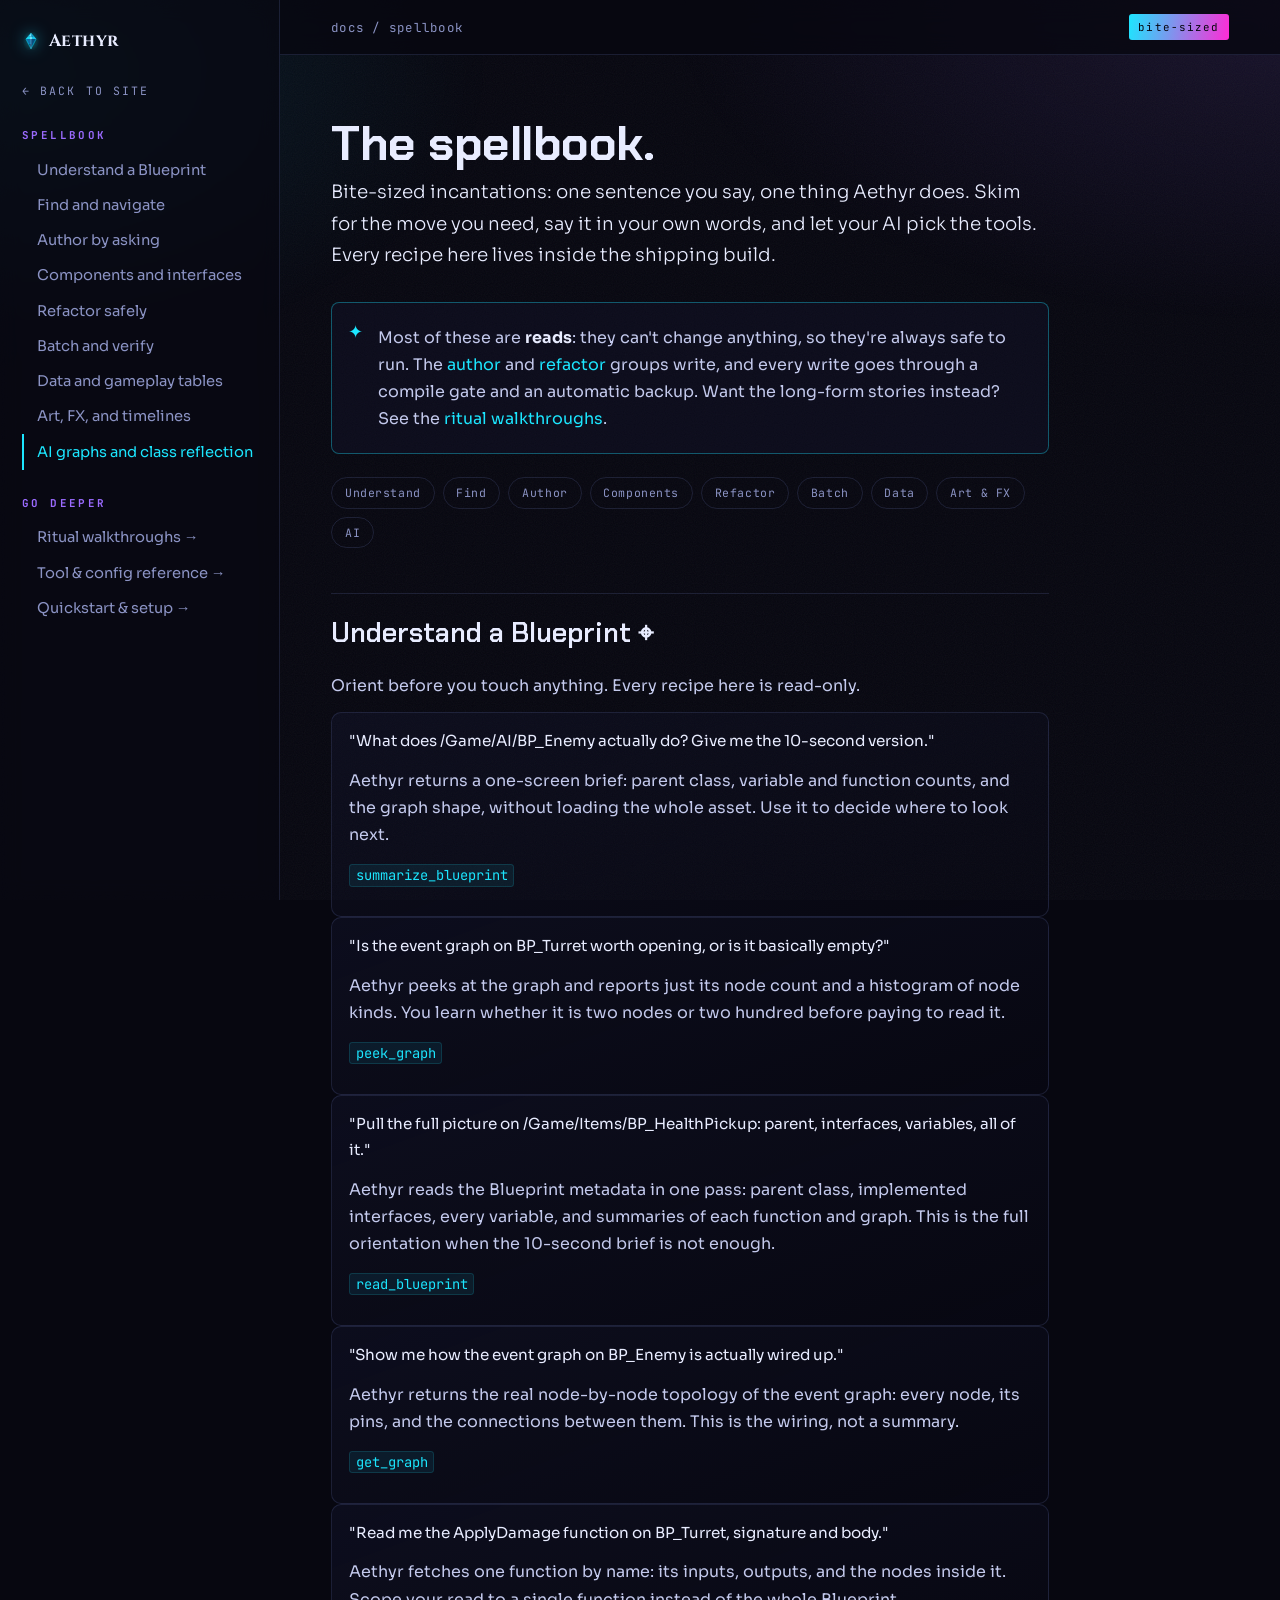
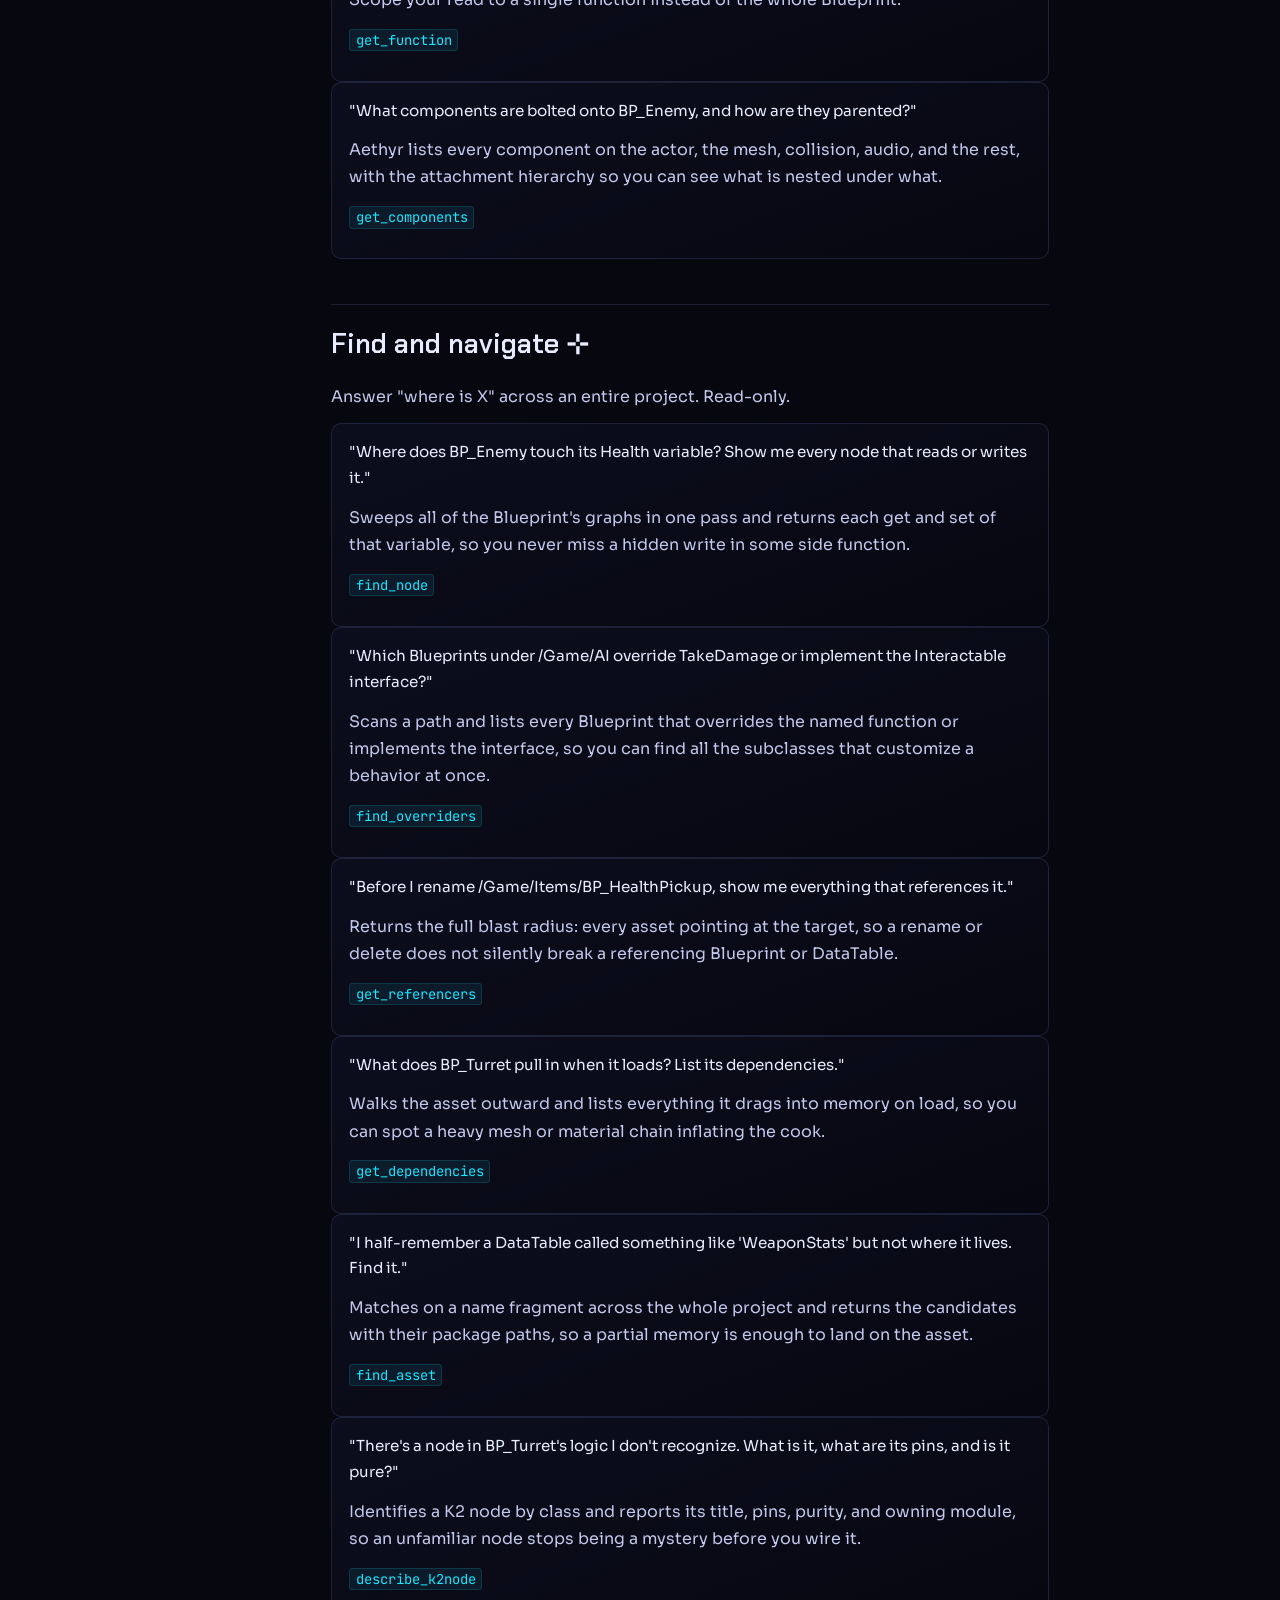
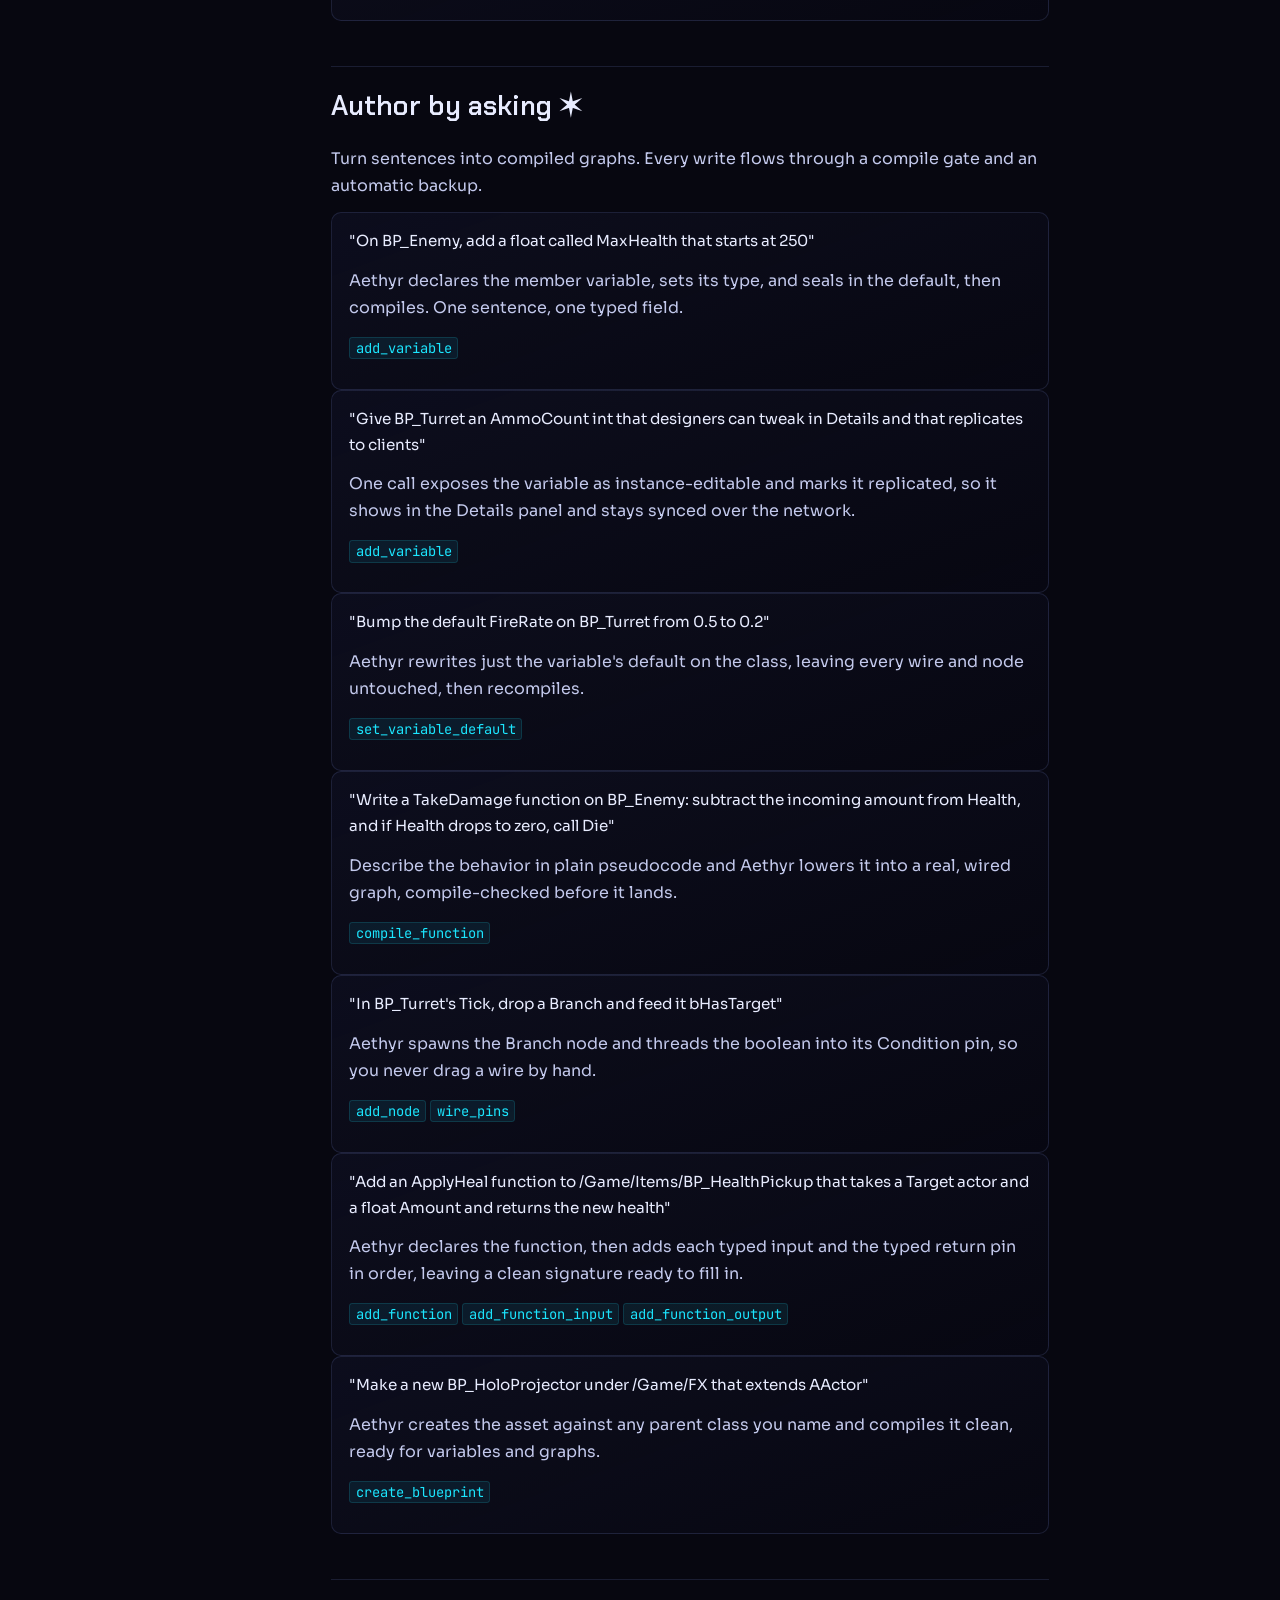
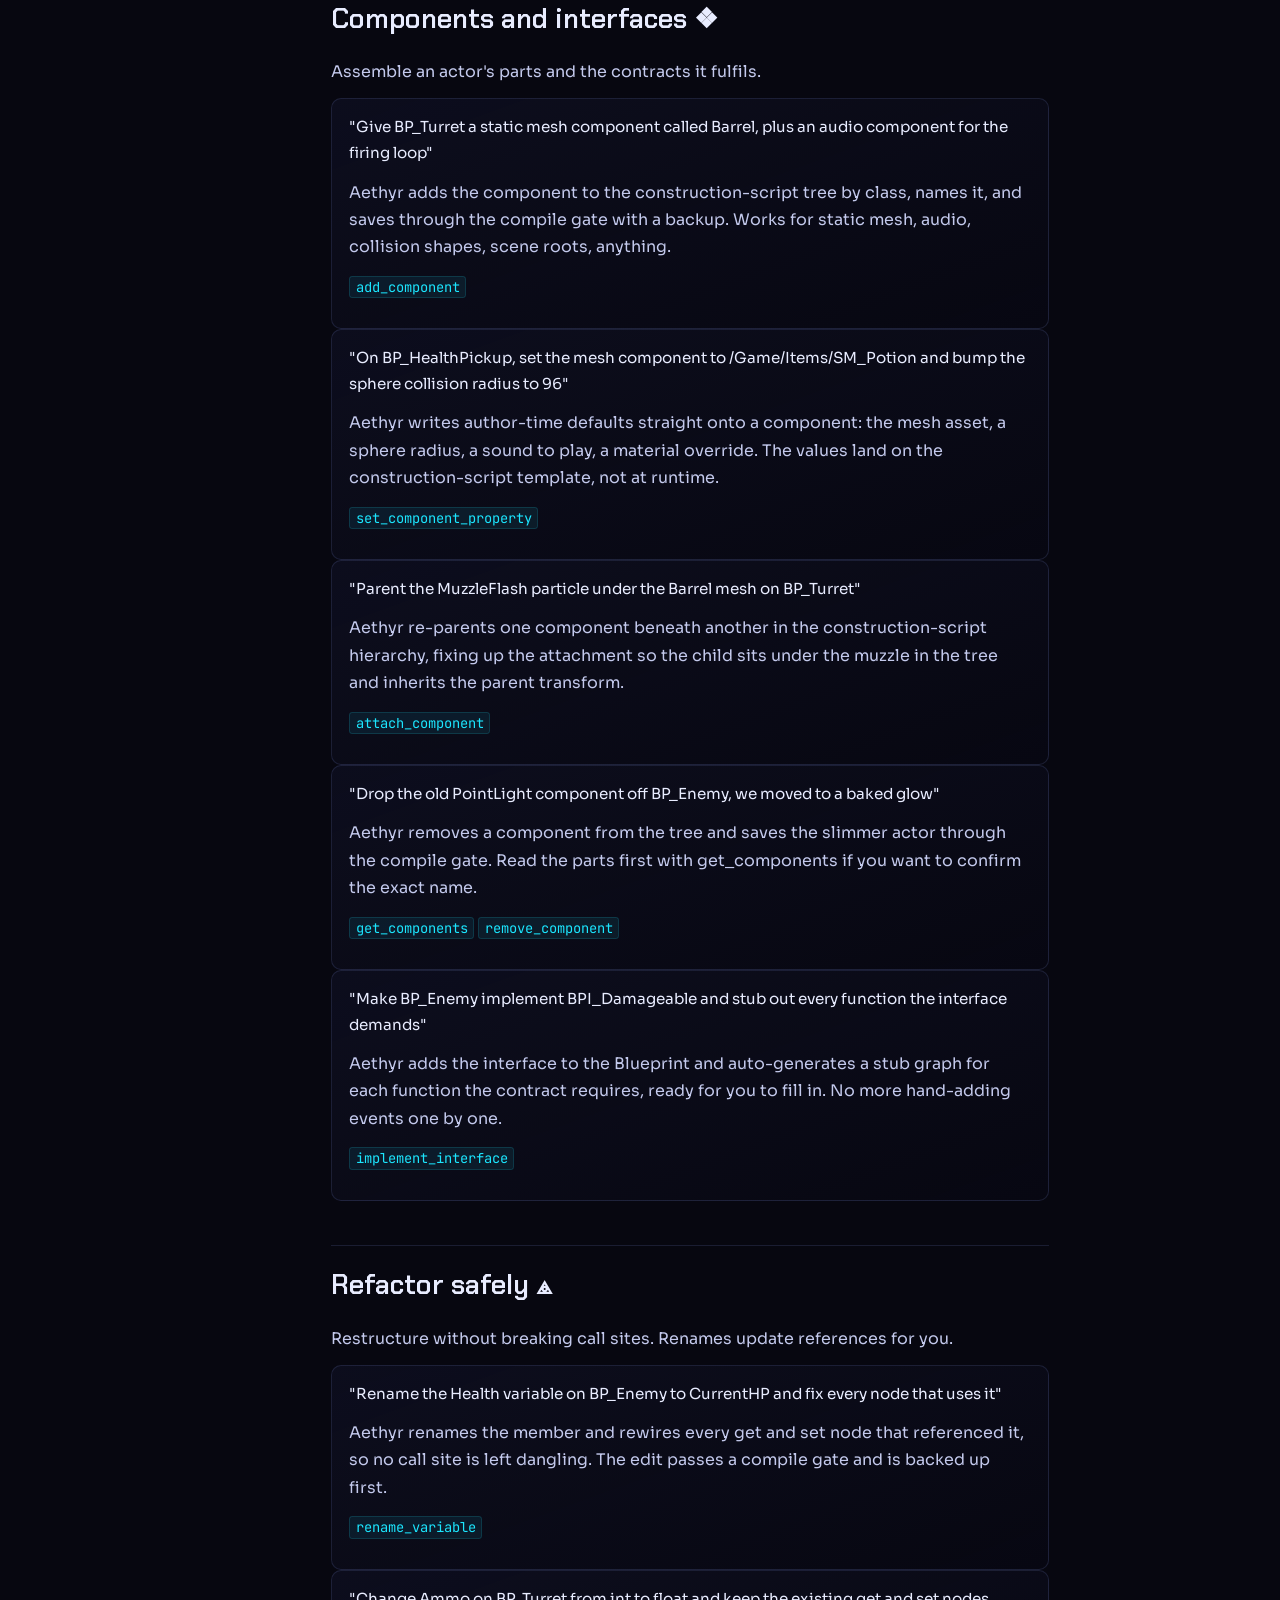
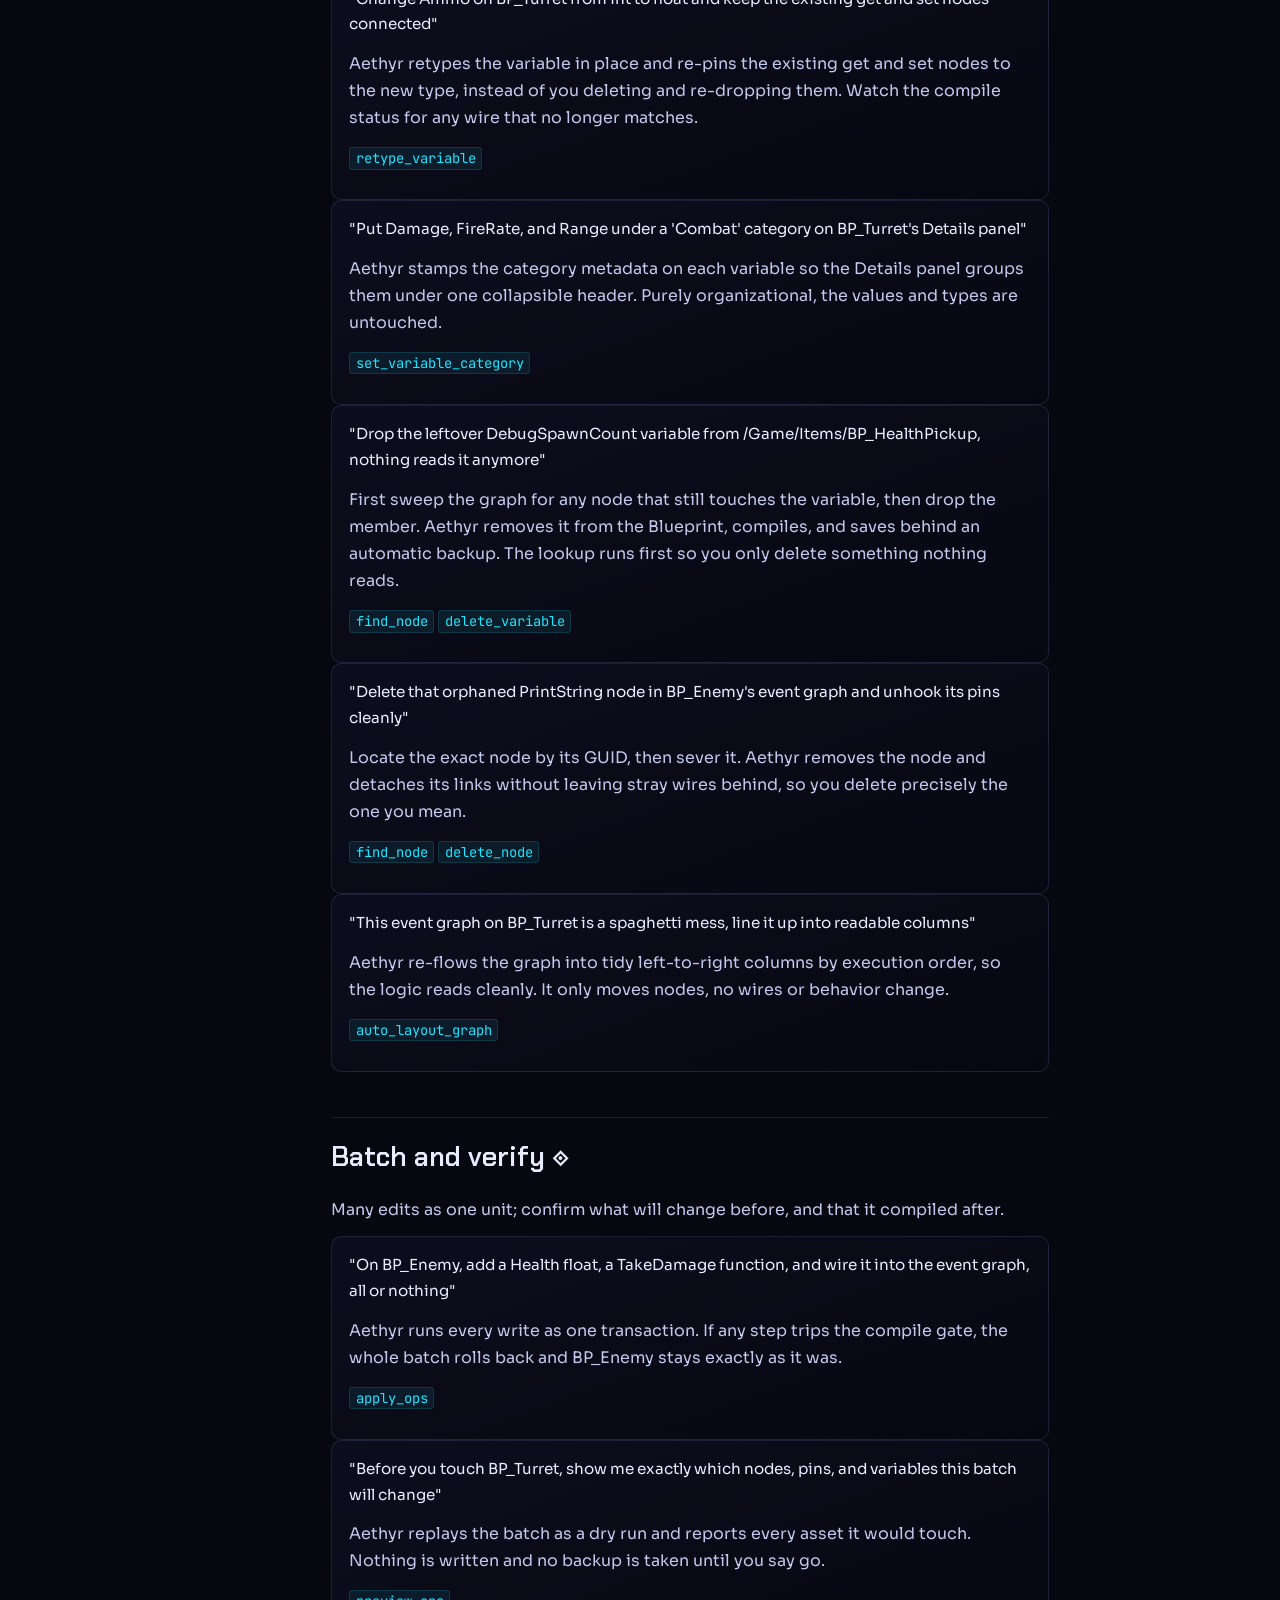
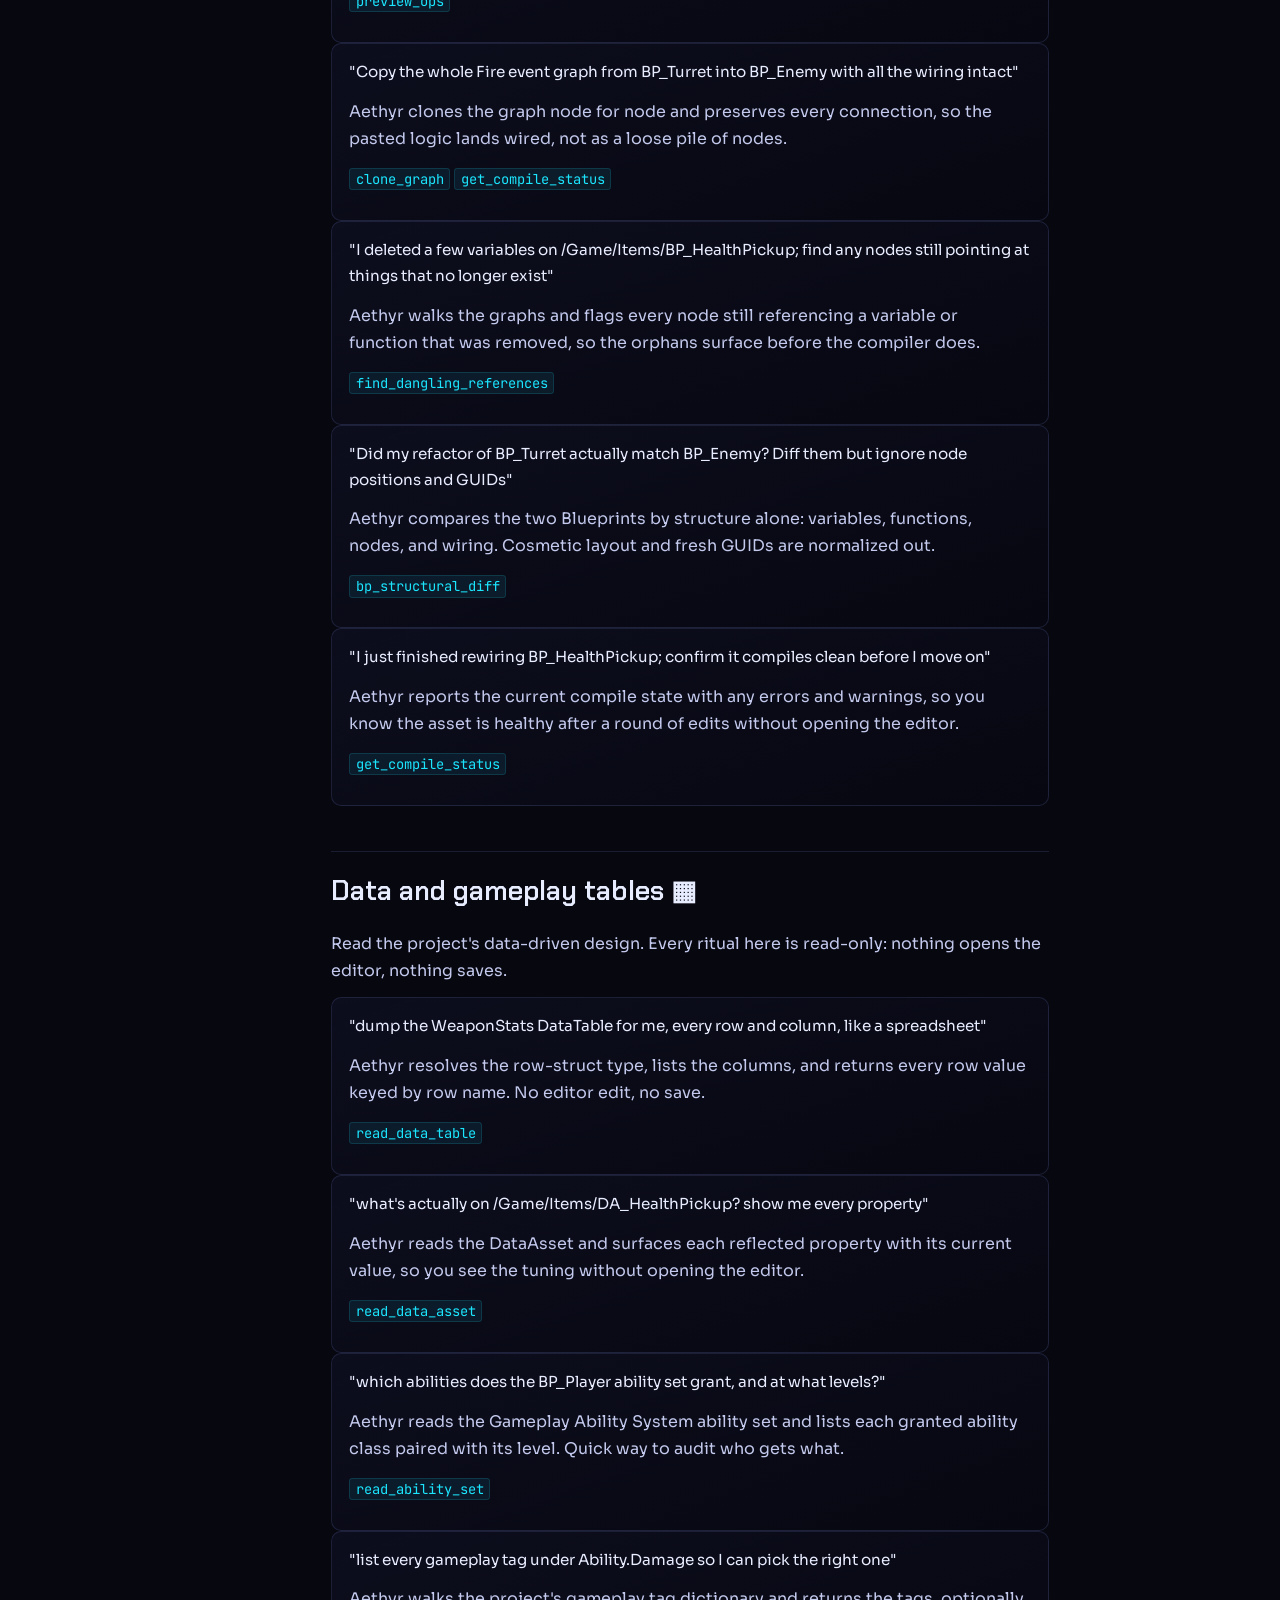
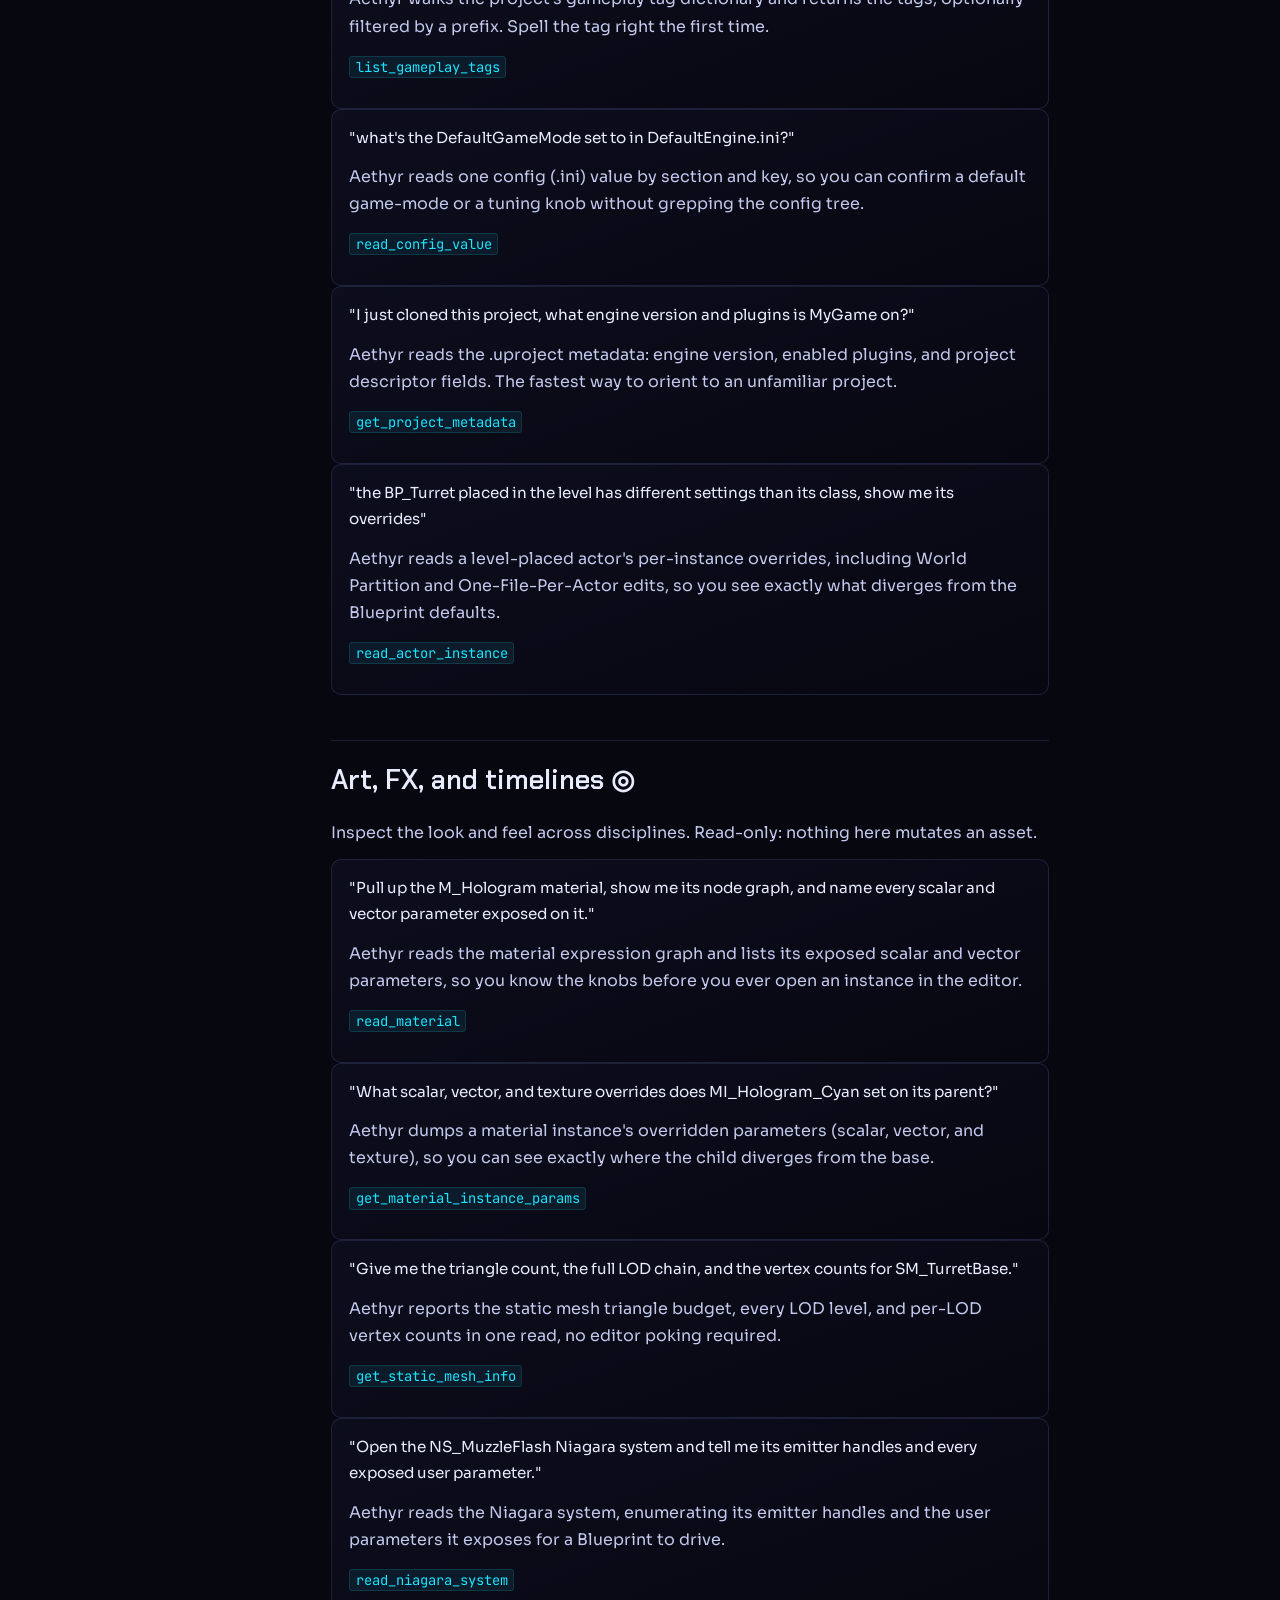
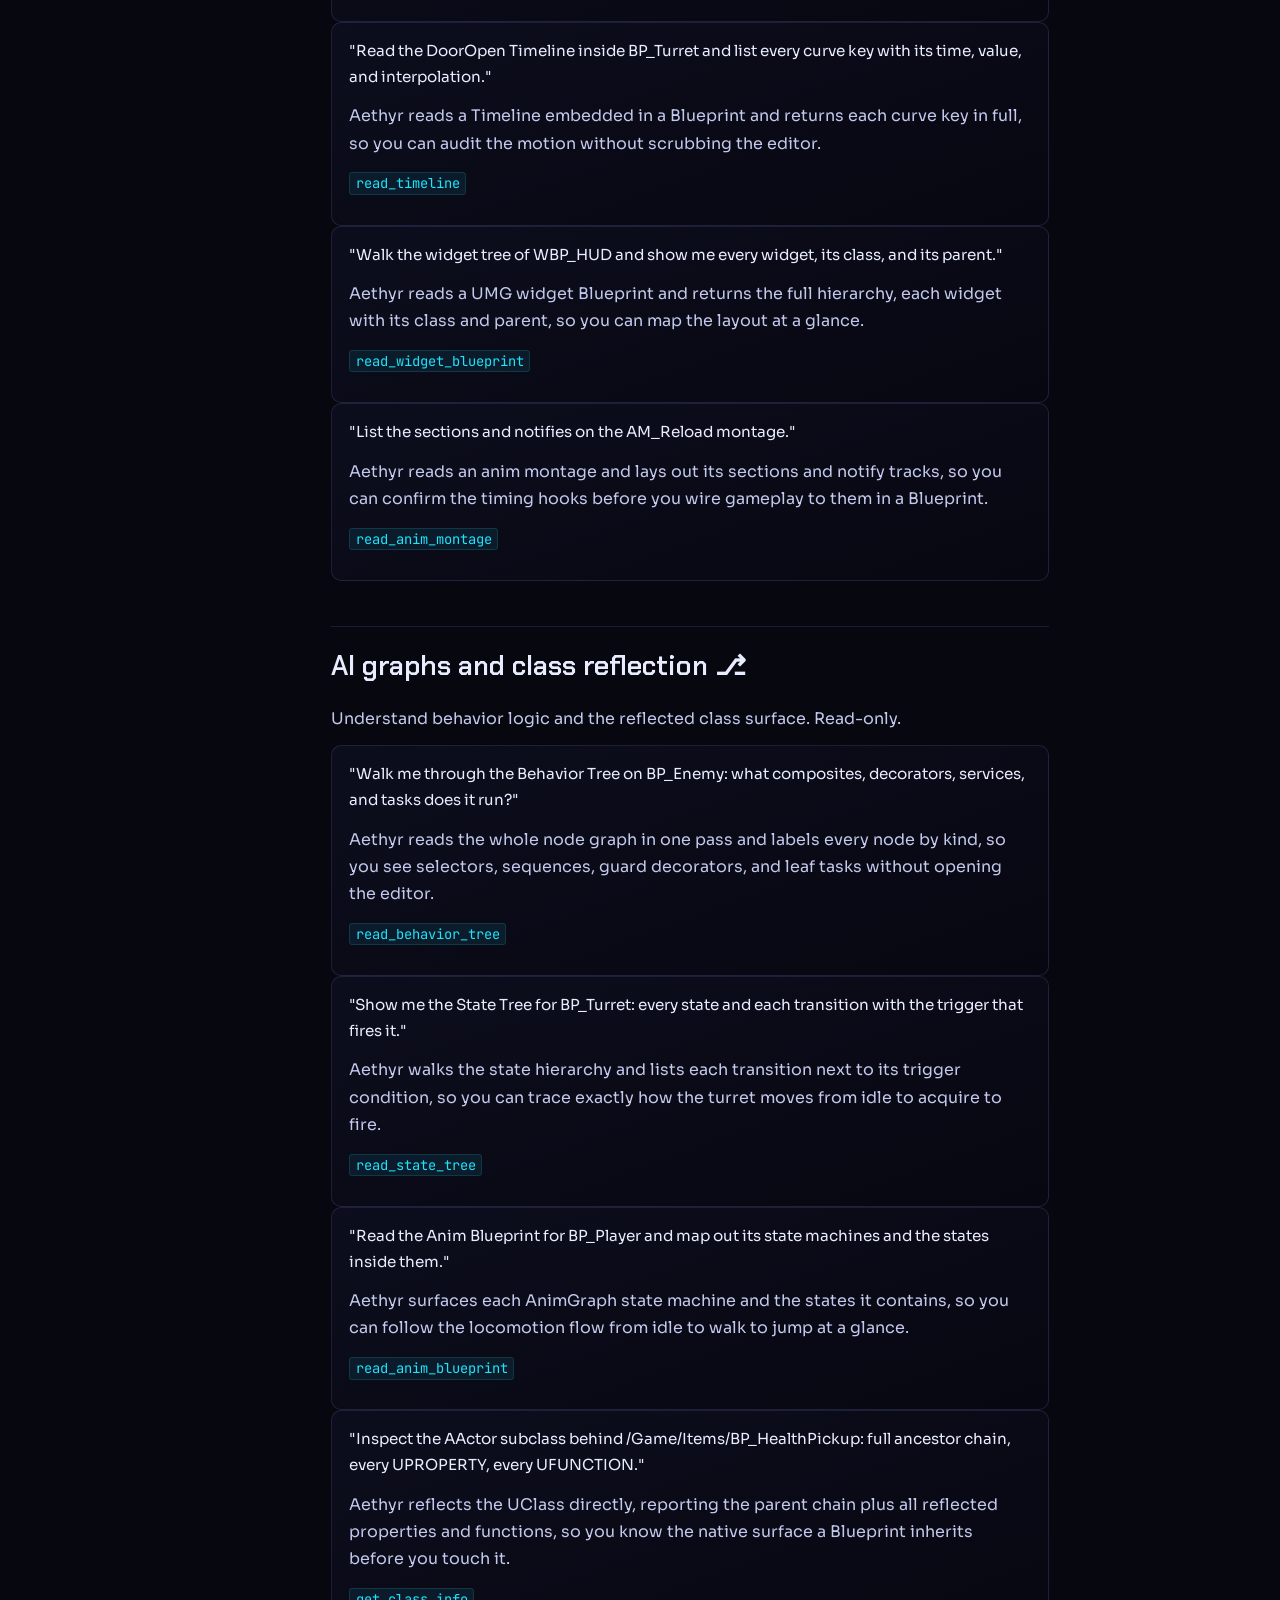
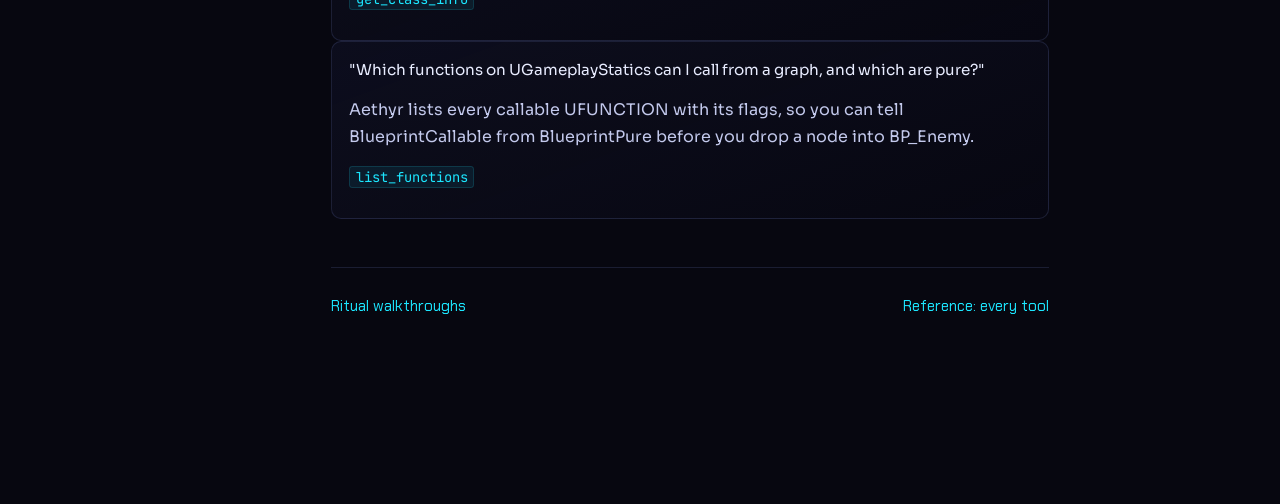
<file: docs/cookbook/index.html>
<!DOCTYPE html>
<html lang="en">
<head>
<meta charset="UTF-8" />
<meta name="viewport" content="width=device-width, initial-scale=1.0" />
<title id="page-title">Spellbook · Aethyr docs</title>
<meta name="description" id="page-desc" content="Quick recipes for common Aethyr tasks." />
<link rel="preconnect" href="https://fonts.googleapis.com" />
<link rel="preconnect" href="https://fonts.gstatic.com" crossorigin />
<link href="https://fonts.googleapis.com/css2?family=Chakra+Petch:wght@400;500;600;700&family=Cinzel:wght@600;700&family=JetBrains+Mono:wght@400;500&family=Sora:wght@300;400;500;600&display=swap" rel="stylesheet" />
<link rel="stylesheet" href="../../docs/docs.css" />
<link rel="icon" type="image/svg+xml" href="../../img/brand/aethyr-crystal.svg" />
<link rel="icon" type="image/png" sizes="48x48" href="../../img/brand/aethyr-favicon-48.png" />
<link rel="icon" type="image/png" sizes="32x32" href="../../img/brand/aethyr-favicon-32.png" />
<link rel="icon" type="image/png" sizes="16x16" href="../../img/brand/aethyr-favicon-16.png" />
<link rel="apple-touch-icon" href="../../img/brand/aethyr-icon-512.png" />
<meta name="theme-color" content="#070710" />
</head>
<body>
<div class="bg"></div><div class="grain"></div>
<div class="wrap">
  <aside class="side" id="sidebar"></aside>
  <div class="main" id="main-content">
    <div class="loading">Loading...</div>
  </div>
</div>
<script src="../../js/docs.js"></script>
<script>loadDocsPage('../../data/docs-cookbook.json');</script>
</body>
</html>
</file>
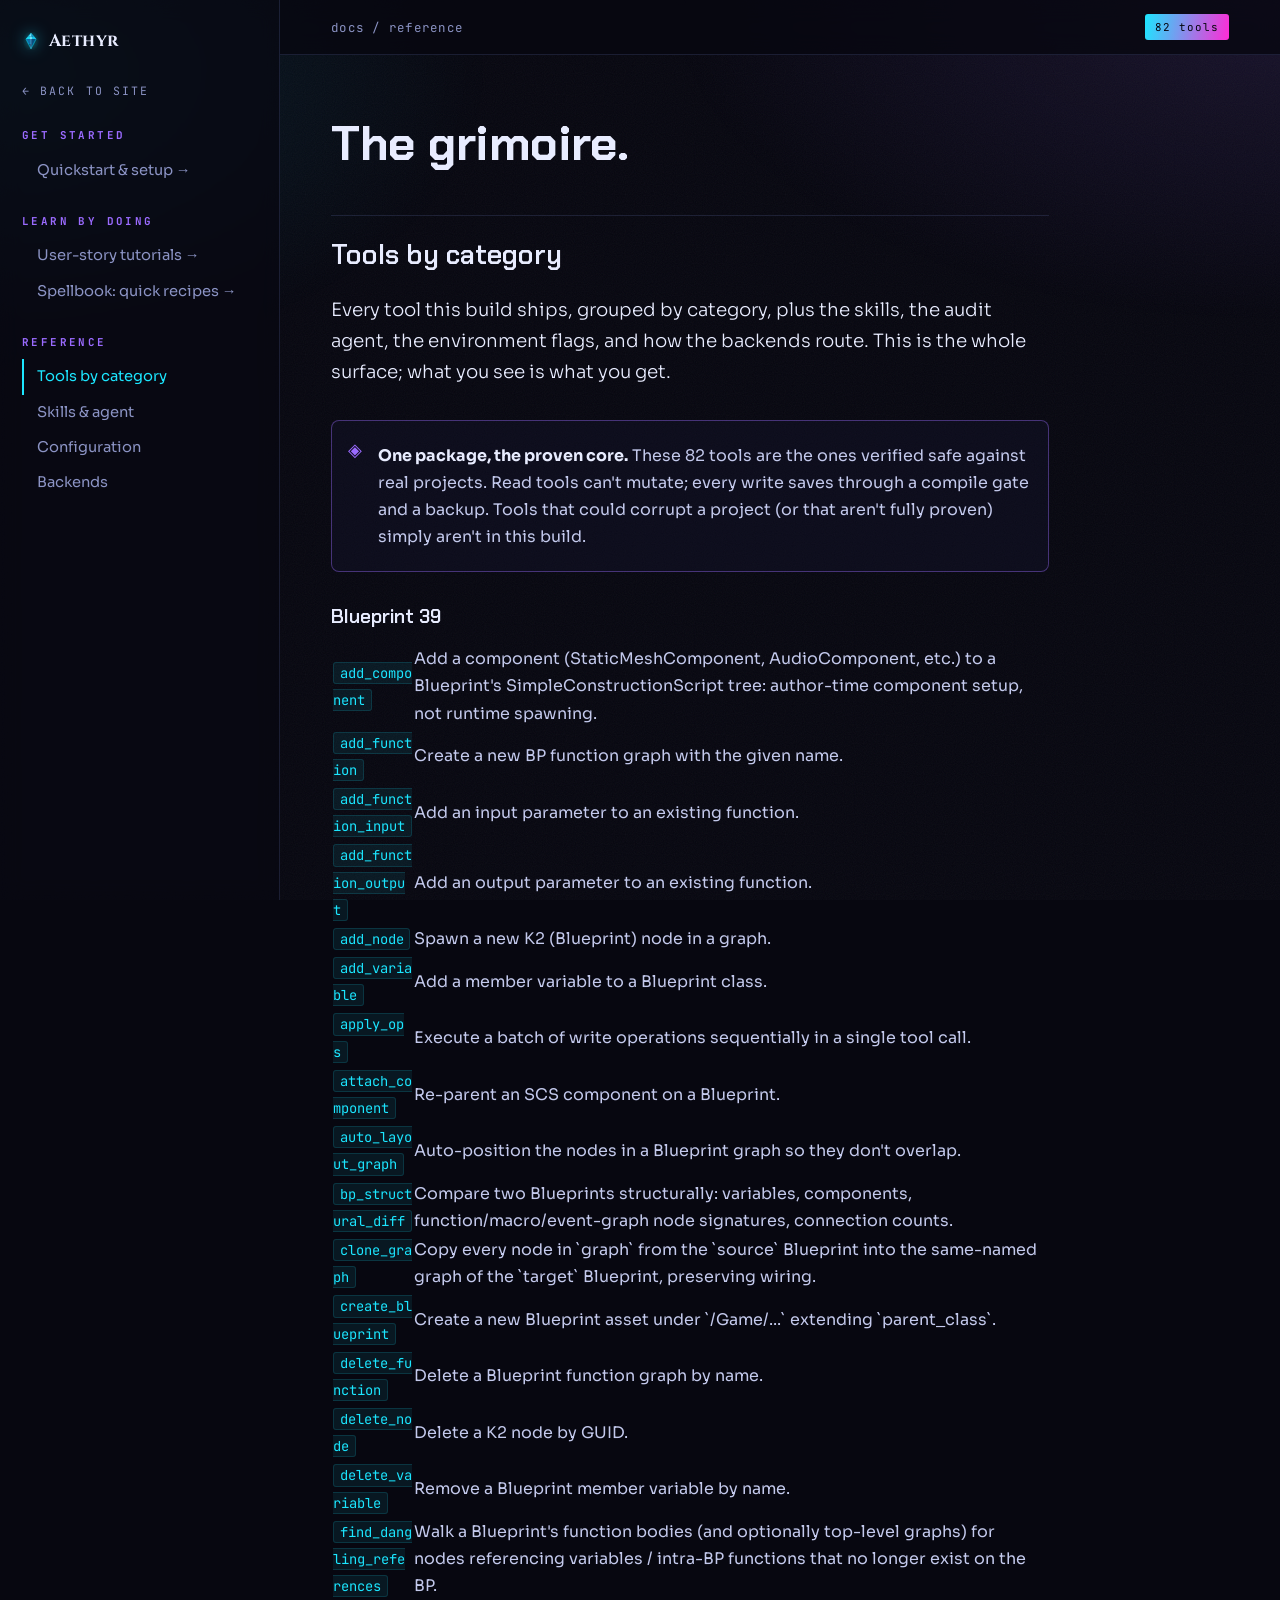
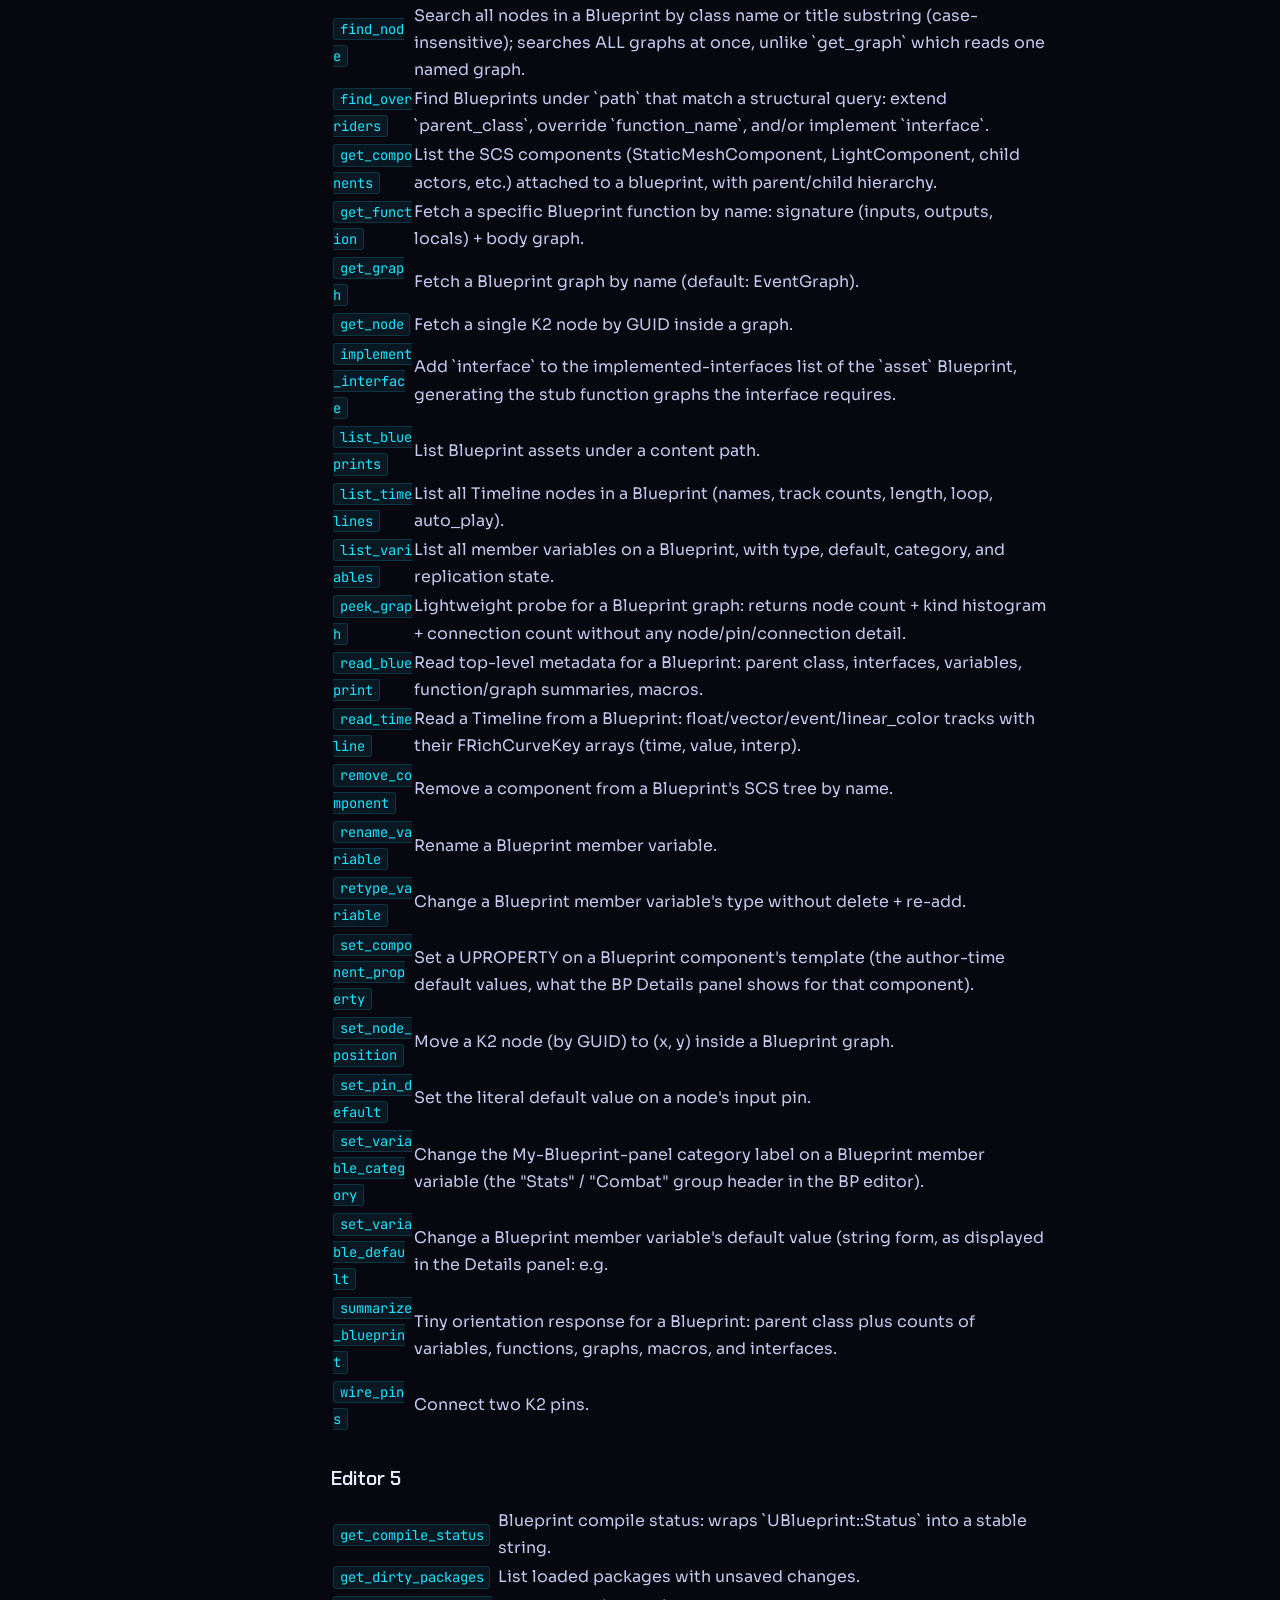
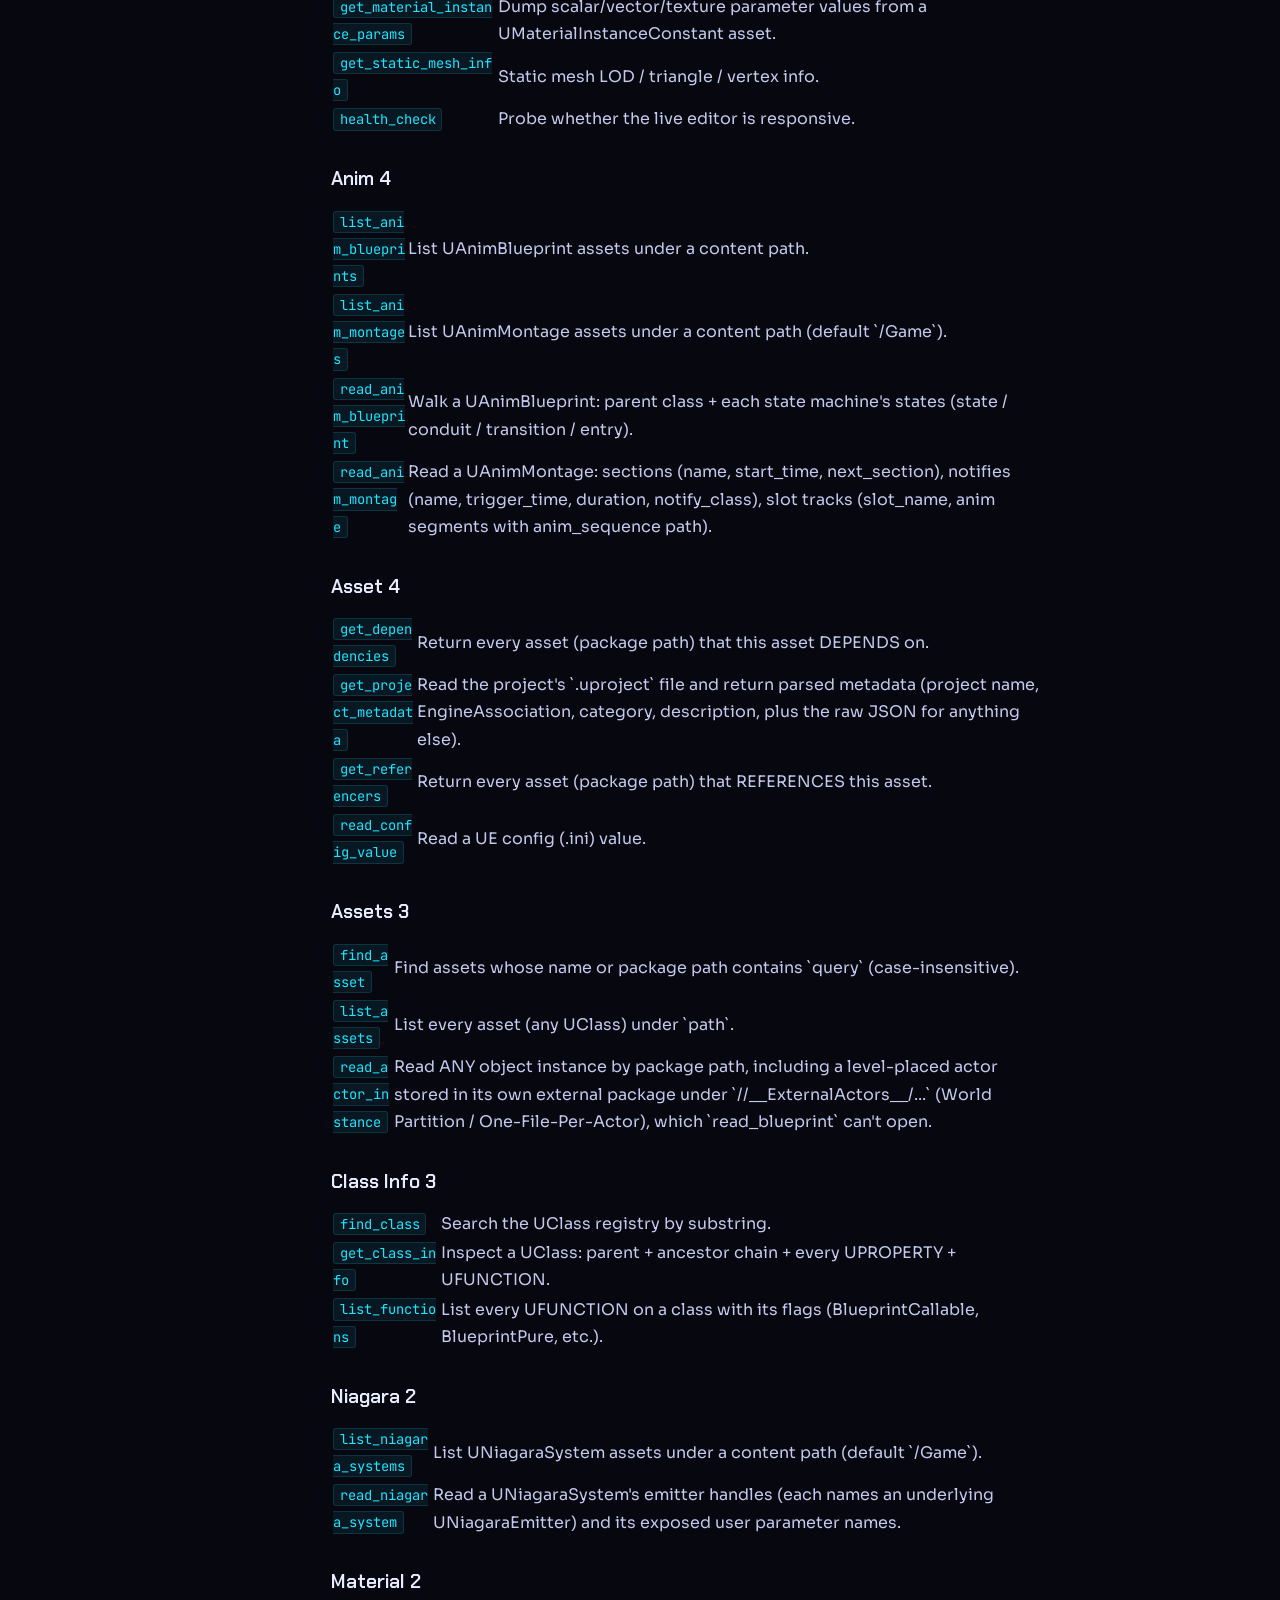
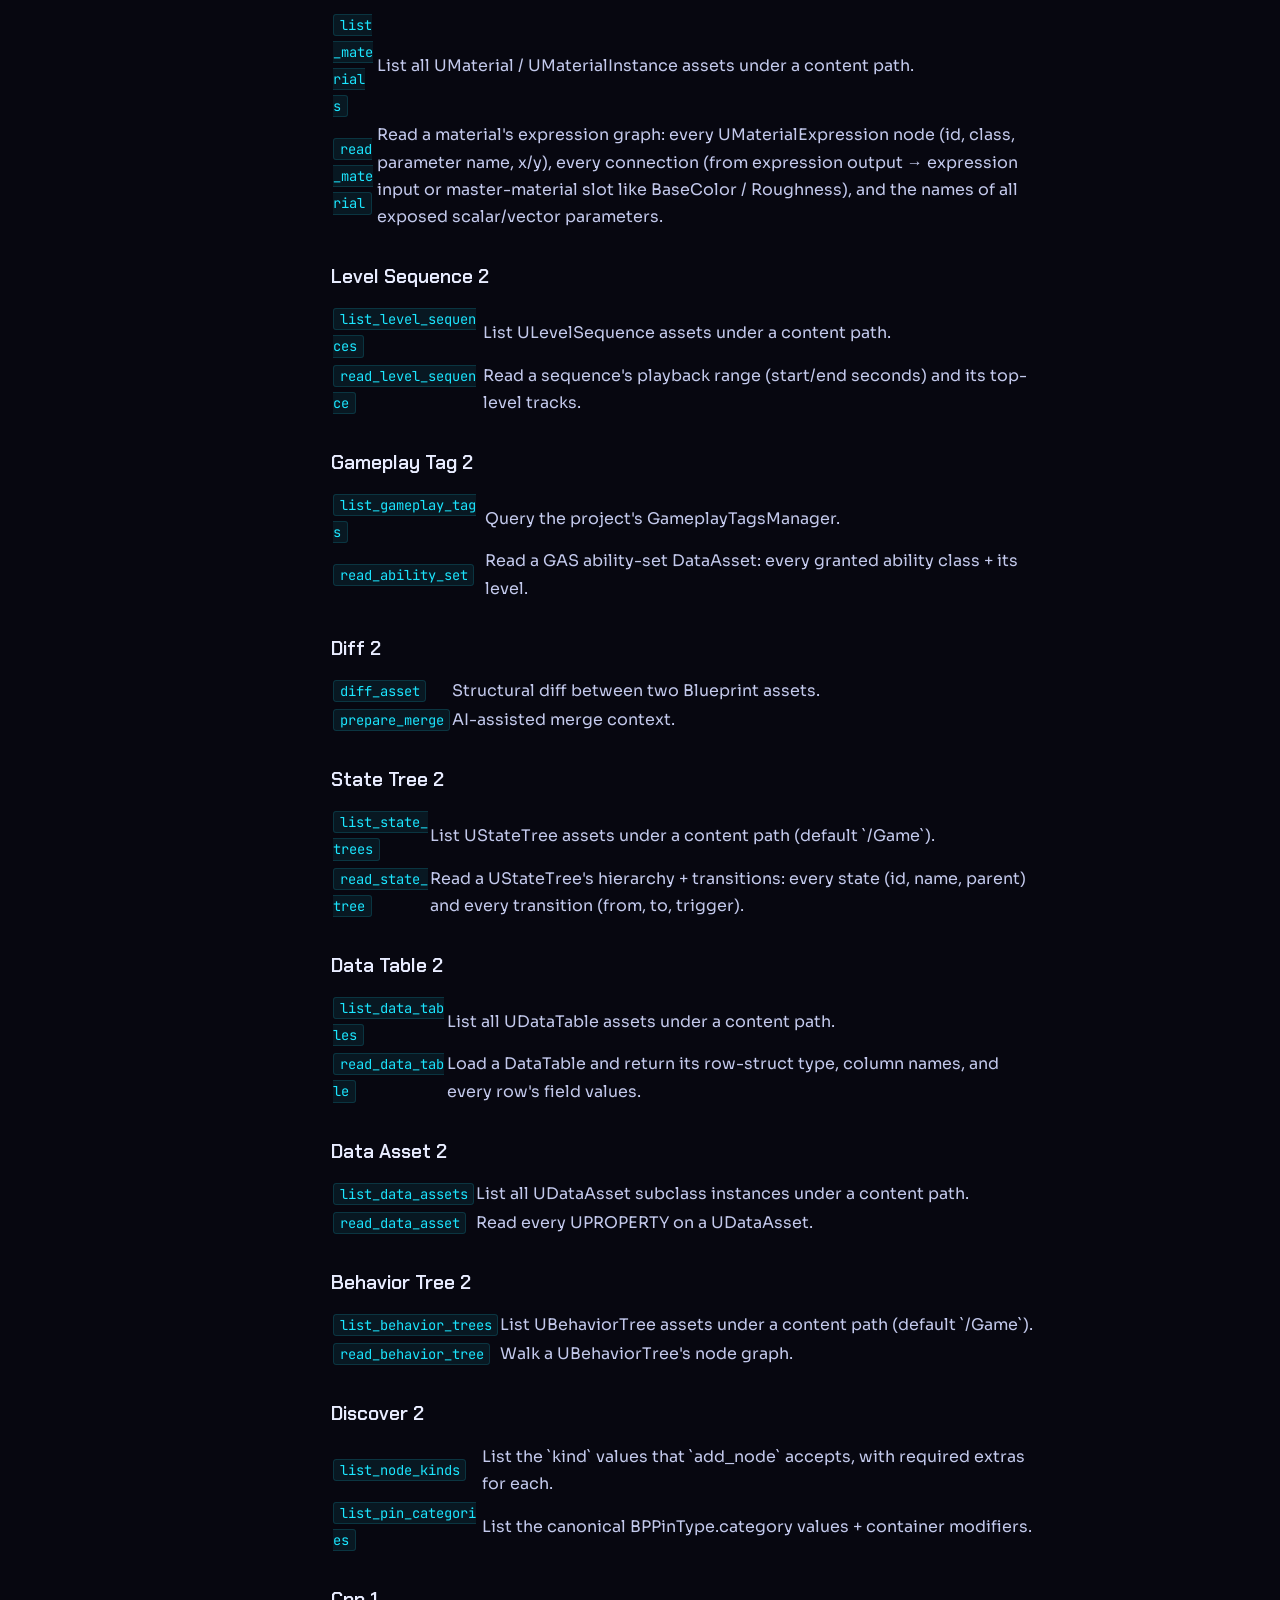
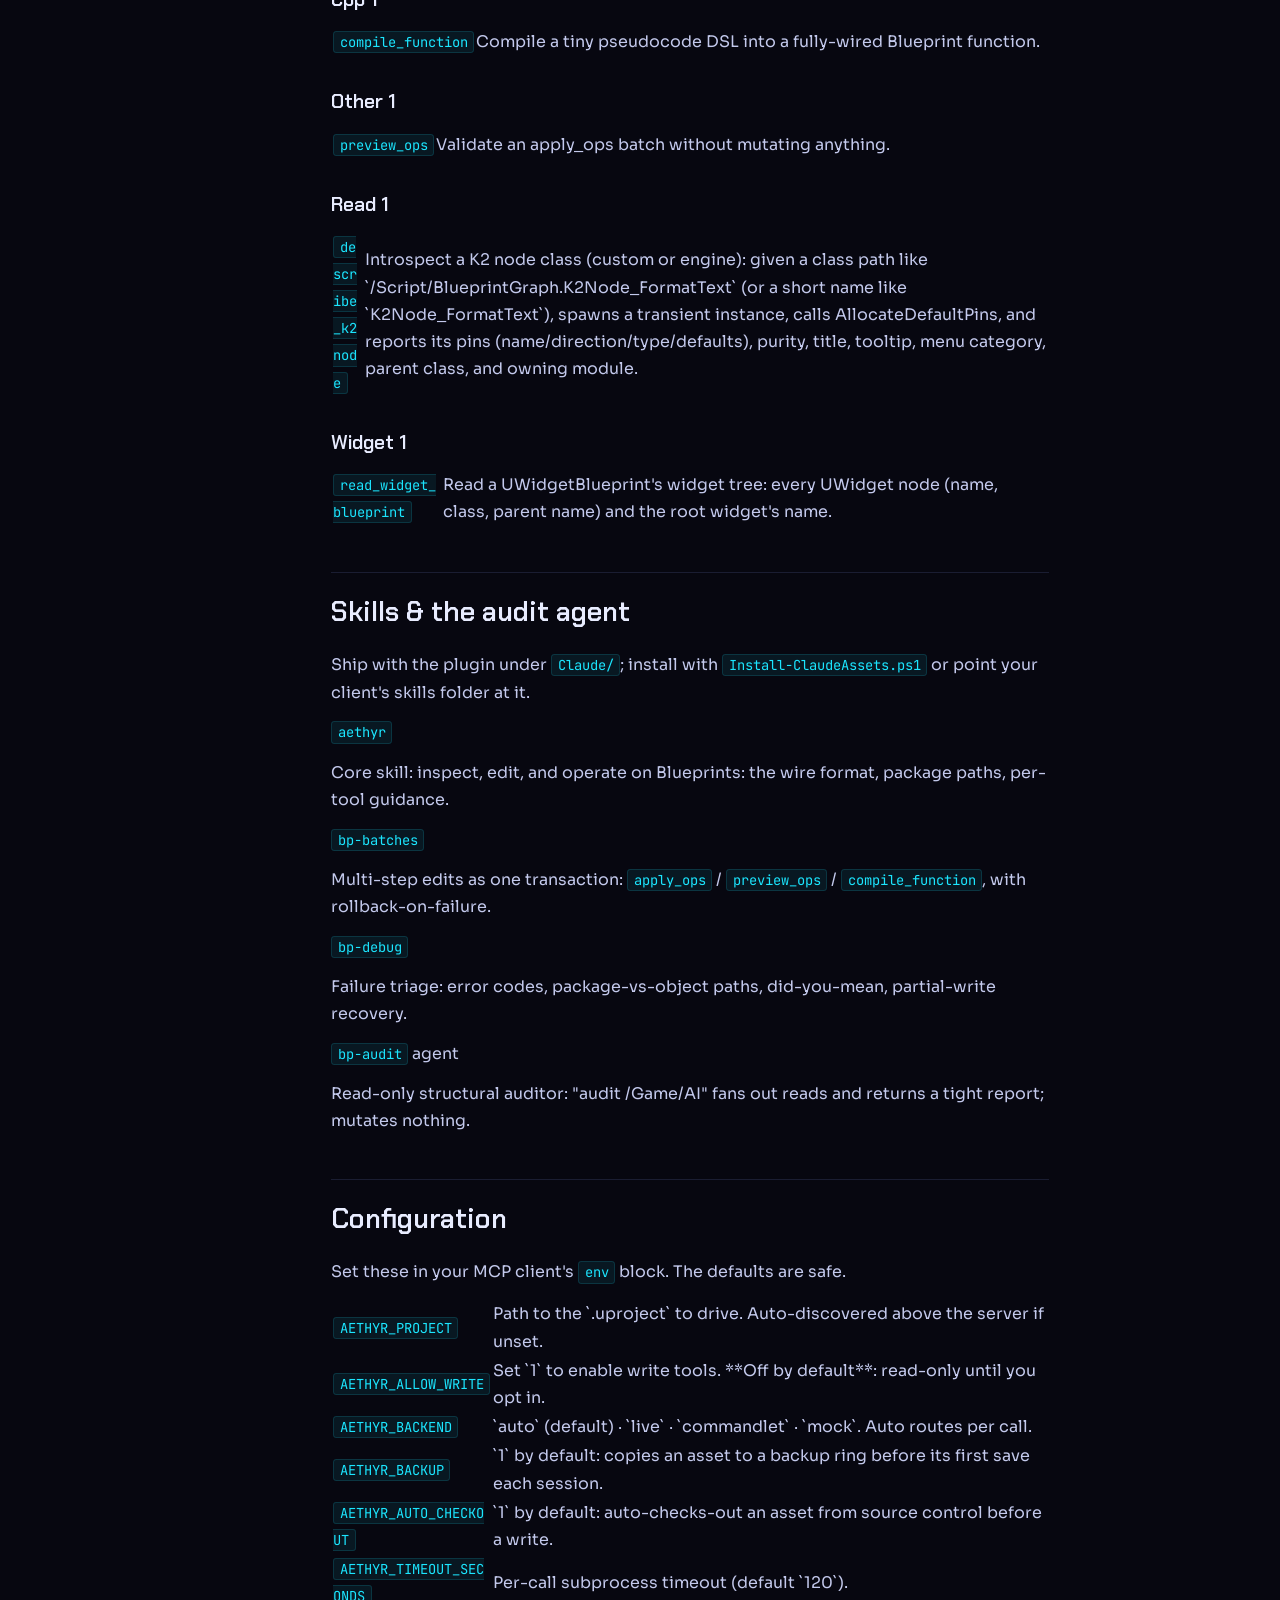
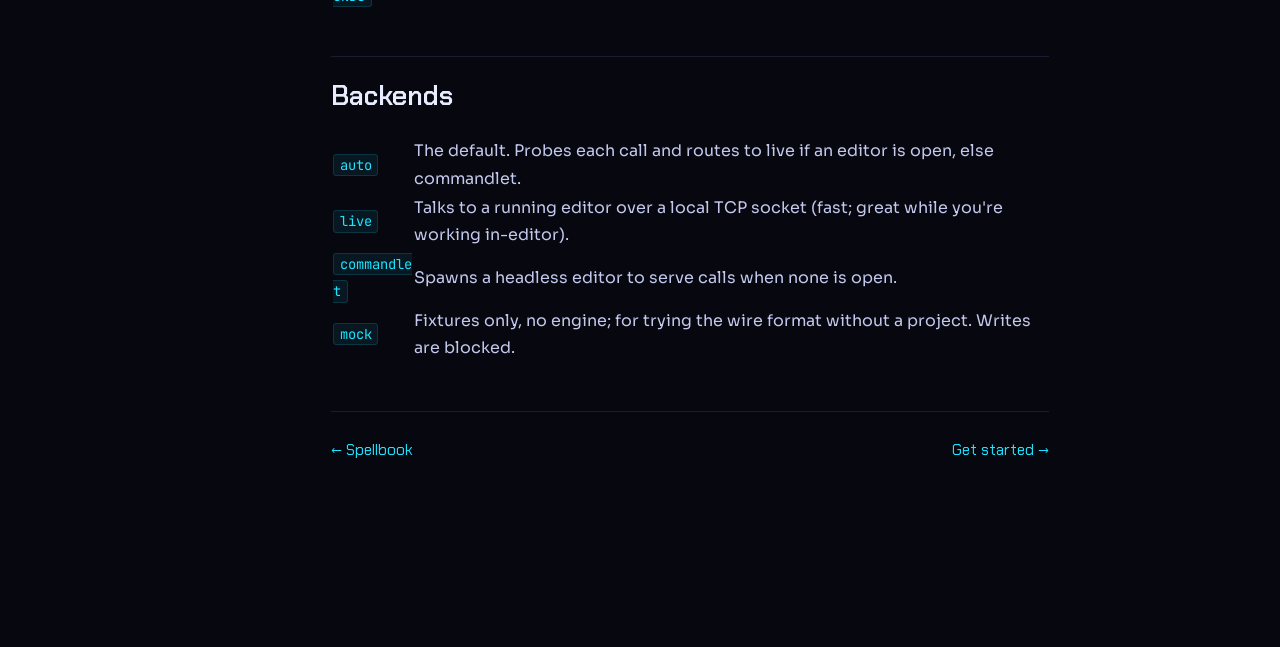
<file: docs/reference/index.html>
<!DOCTYPE html>
<html lang="en">
<head>
<meta charset="UTF-8" />
<meta name="viewport" content="width=device-width, initial-scale=1.0" />
<title id="page-title">Tool &amp; Config Reference · Aethyr docs</title>
<meta name="description" id="page-desc" content="Complete reference for every Aethyr MCP tool and configuration option." />
<link rel="preconnect" href="https://fonts.googleapis.com" />
<link rel="preconnect" href="https://fonts.gstatic.com" crossorigin />
<link href="https://fonts.googleapis.com/css2?family=Chakra+Petch:wght@400;500;600;700&family=Cinzel:wght@600;700&family=JetBrains+Mono:wght@400;500&family=Sora:wght@300;400;500;600&display=swap" rel="stylesheet" />
<link rel="stylesheet" href="../../docs/docs.css" />
<link rel="icon" type="image/svg+xml" href="../../img/brand/aethyr-crystal.svg" />
<link rel="icon" type="image/png" sizes="48x48" href="../../img/brand/aethyr-favicon-48.png" />
<link rel="icon" type="image/png" sizes="32x32" href="../../img/brand/aethyr-favicon-32.png" />
<link rel="icon" type="image/png" sizes="16x16" href="../../img/brand/aethyr-favicon-16.png" />
<link rel="apple-touch-icon" href="../../img/brand/aethyr-icon-512.png" />
<meta name="theme-color" content="#070710" />
</head>
<body>
<div class="bg"></div><div class="grain"></div>
<div class="wrap">
  <aside class="side" id="sidebar"></aside>
  <div class="main" id="main-content">
    <div class="loading">Loading...</div>
  </div>
</div>
<script src="../../js/docs.js"></script>
<script>loadDocsPage('../../data/docs-reference.json');</script>
</body>
</html>
</file>
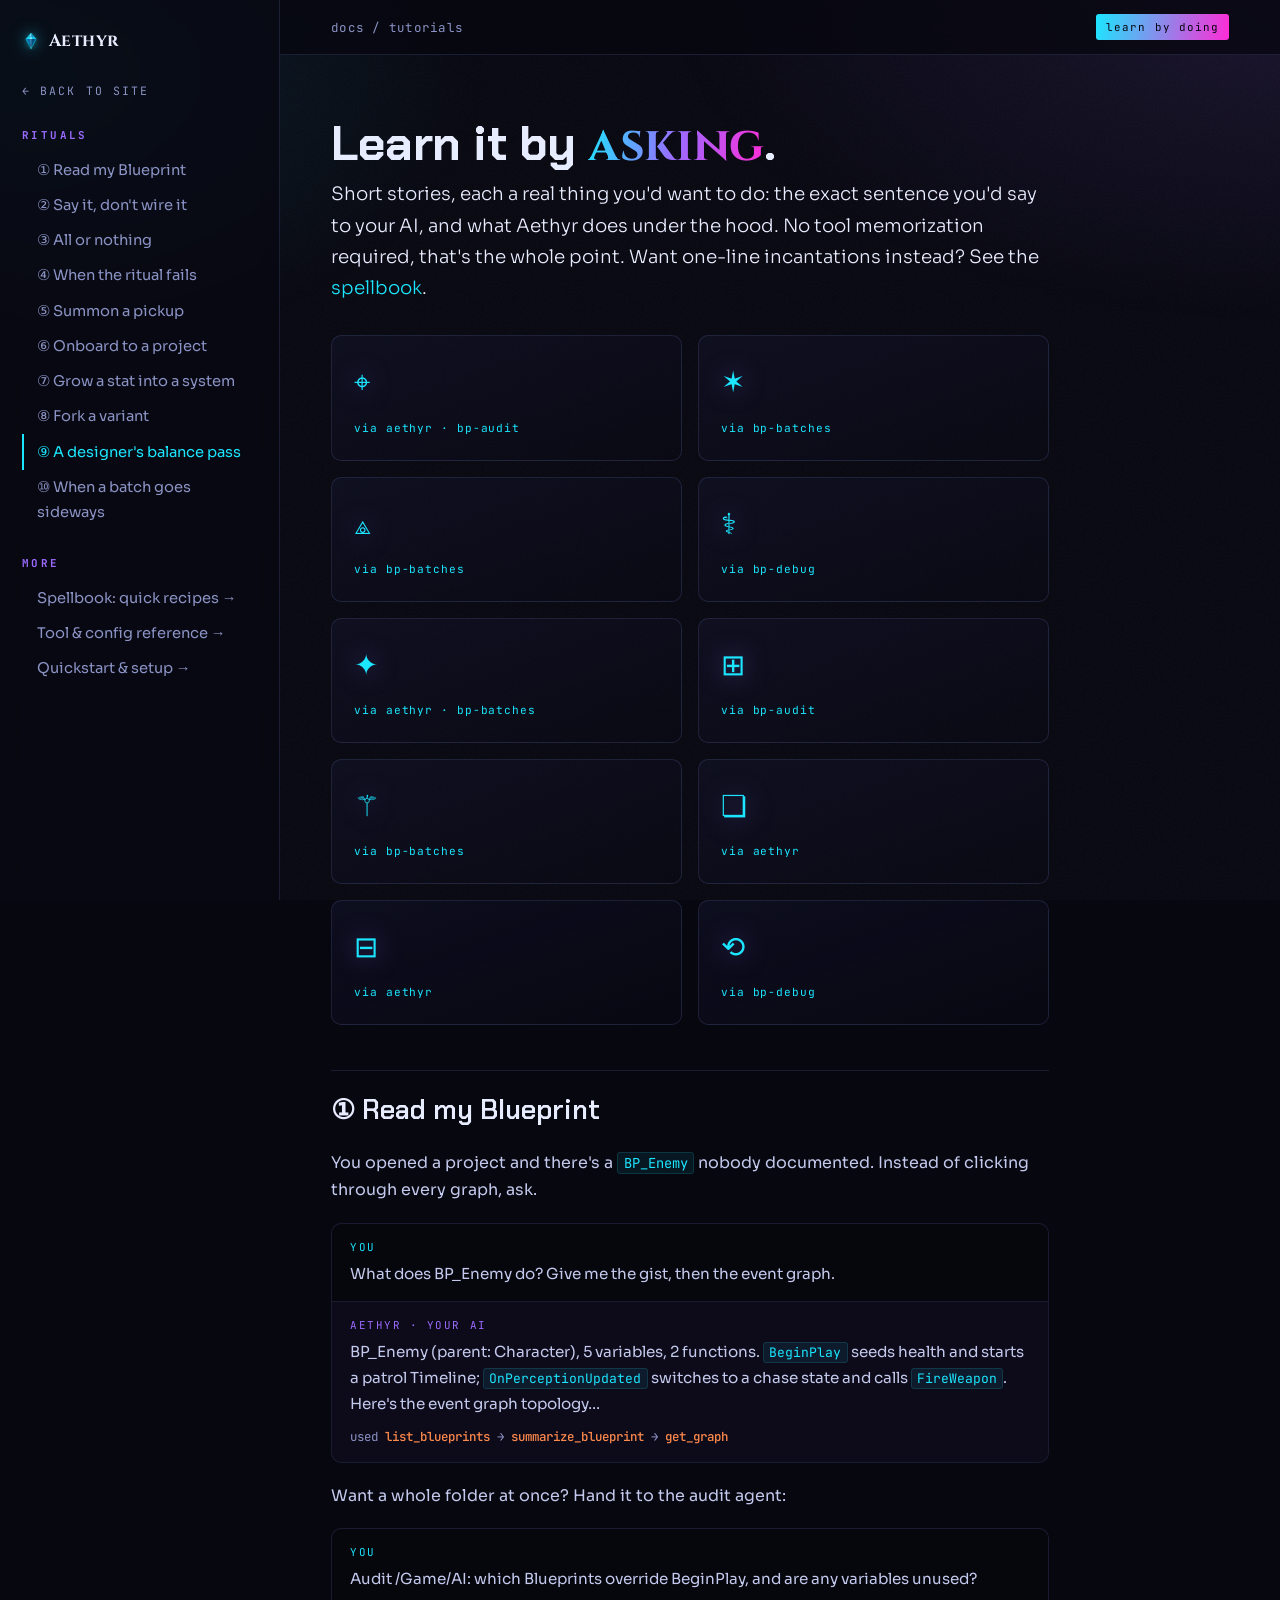
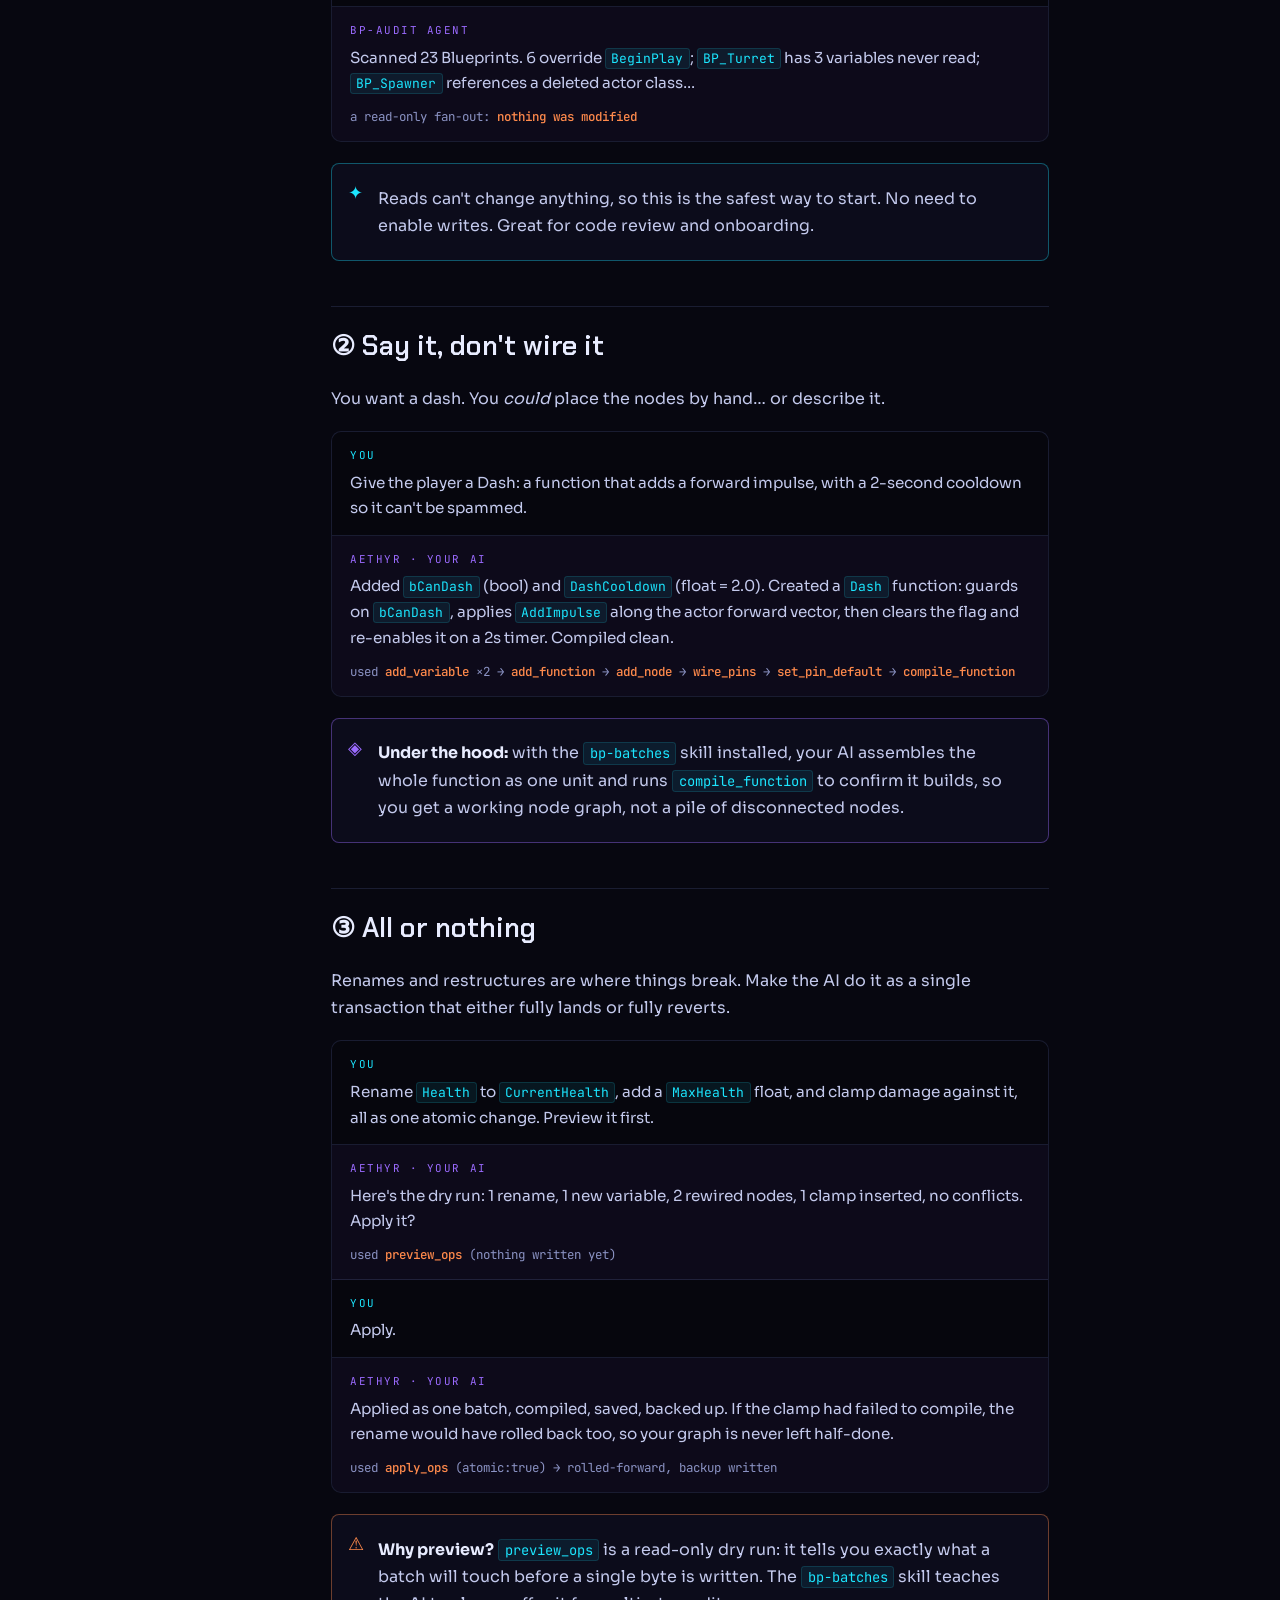
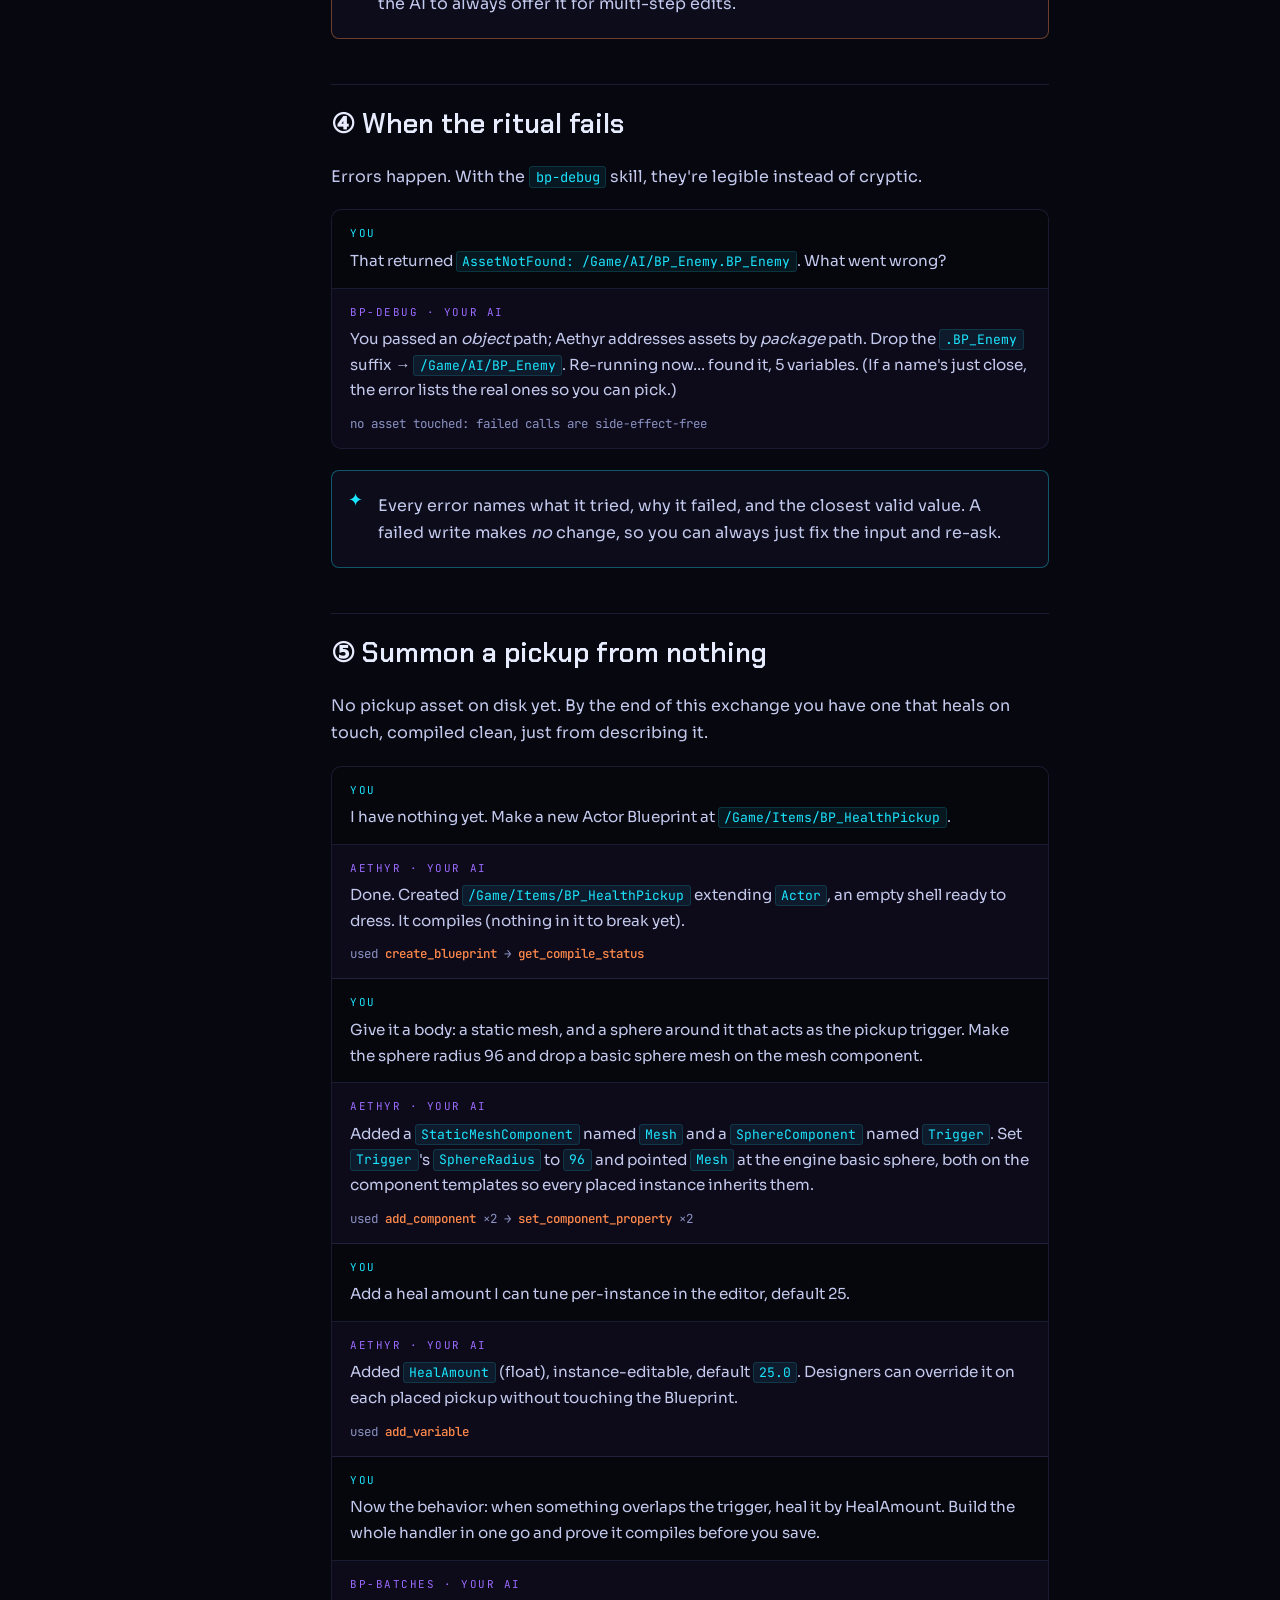
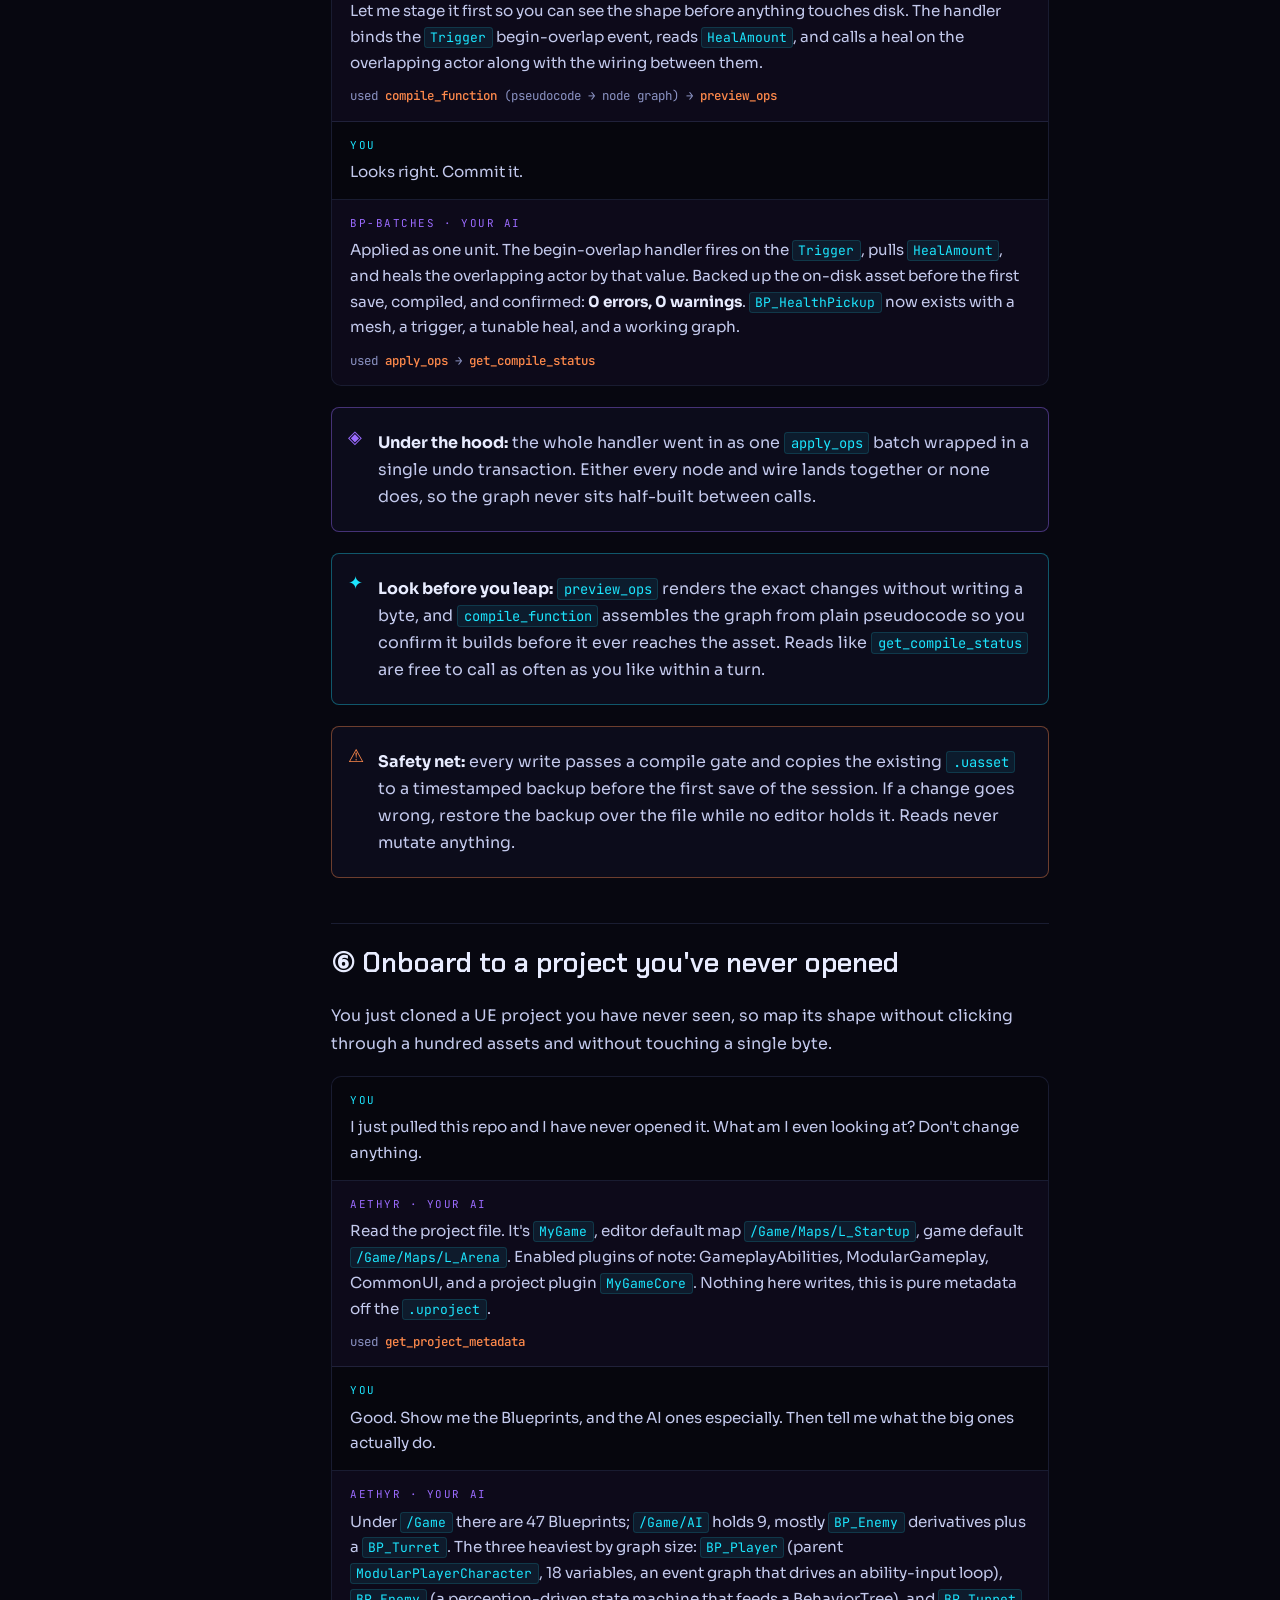
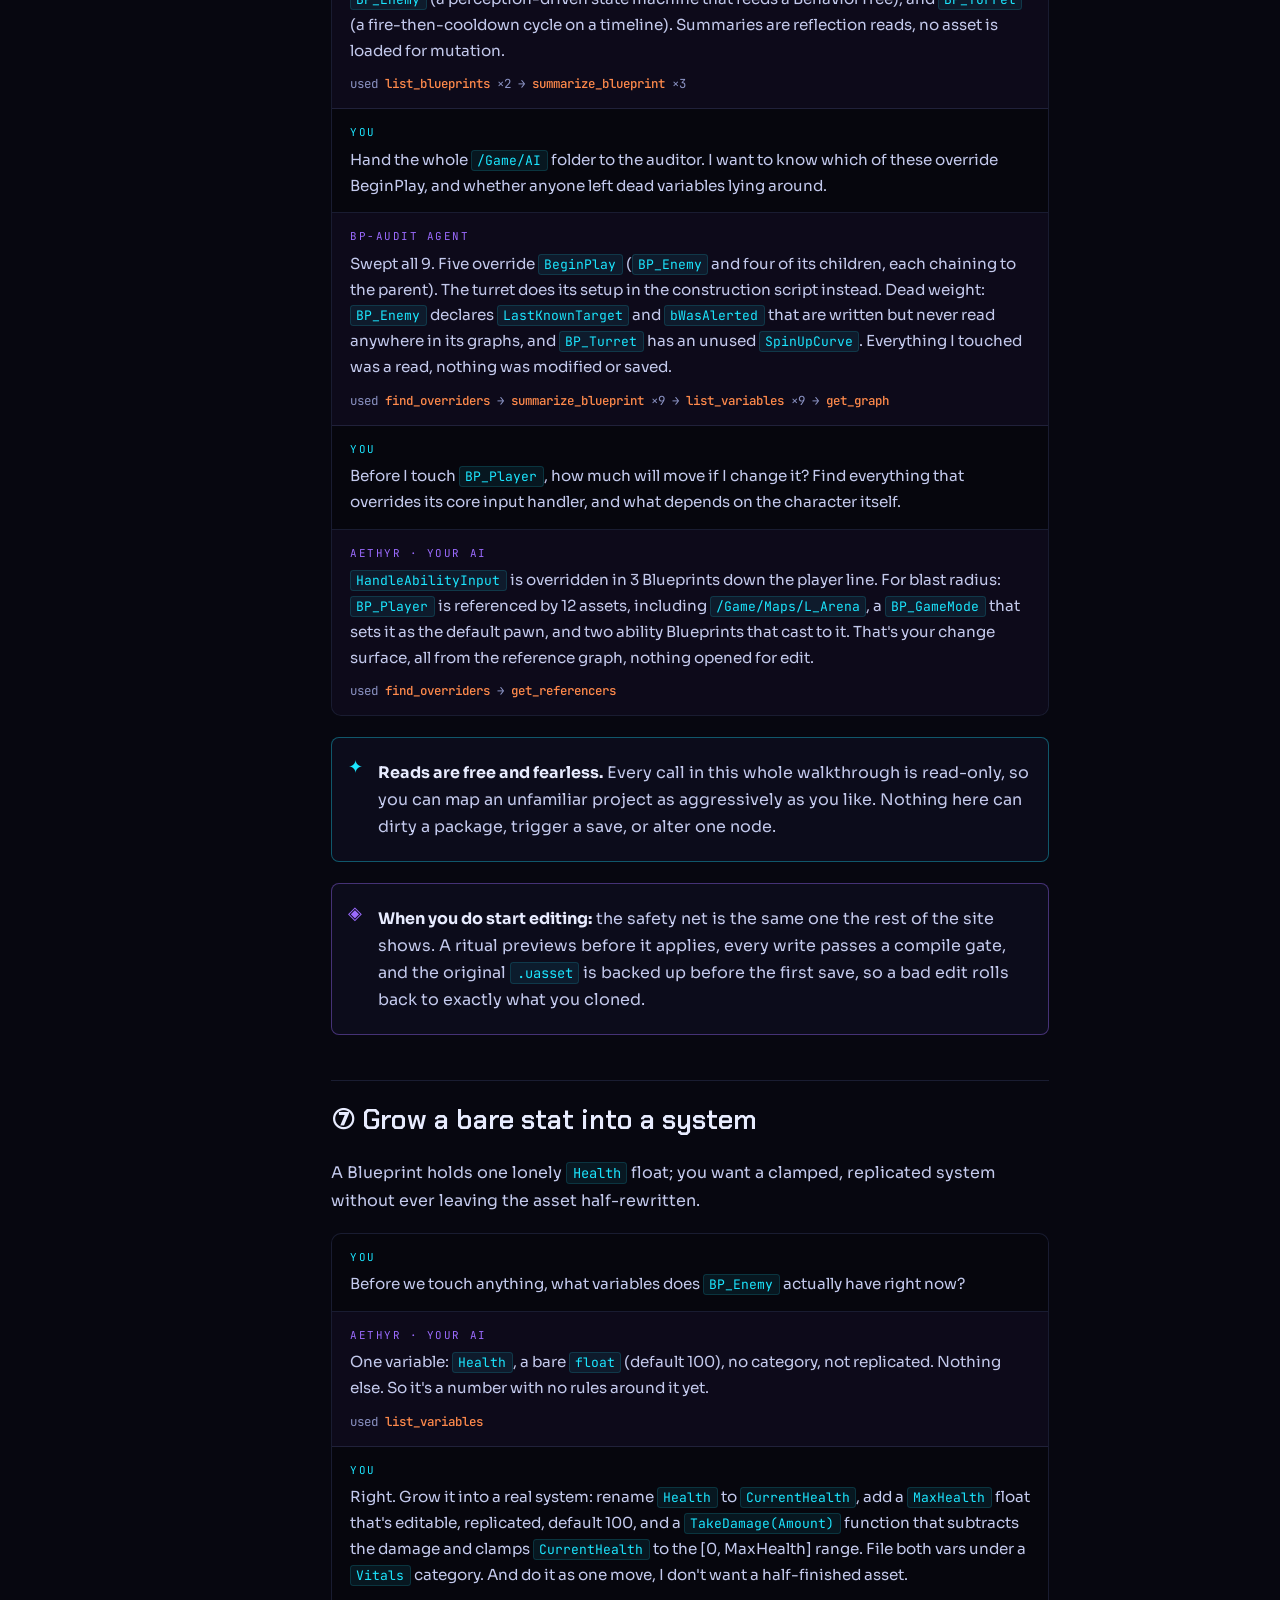
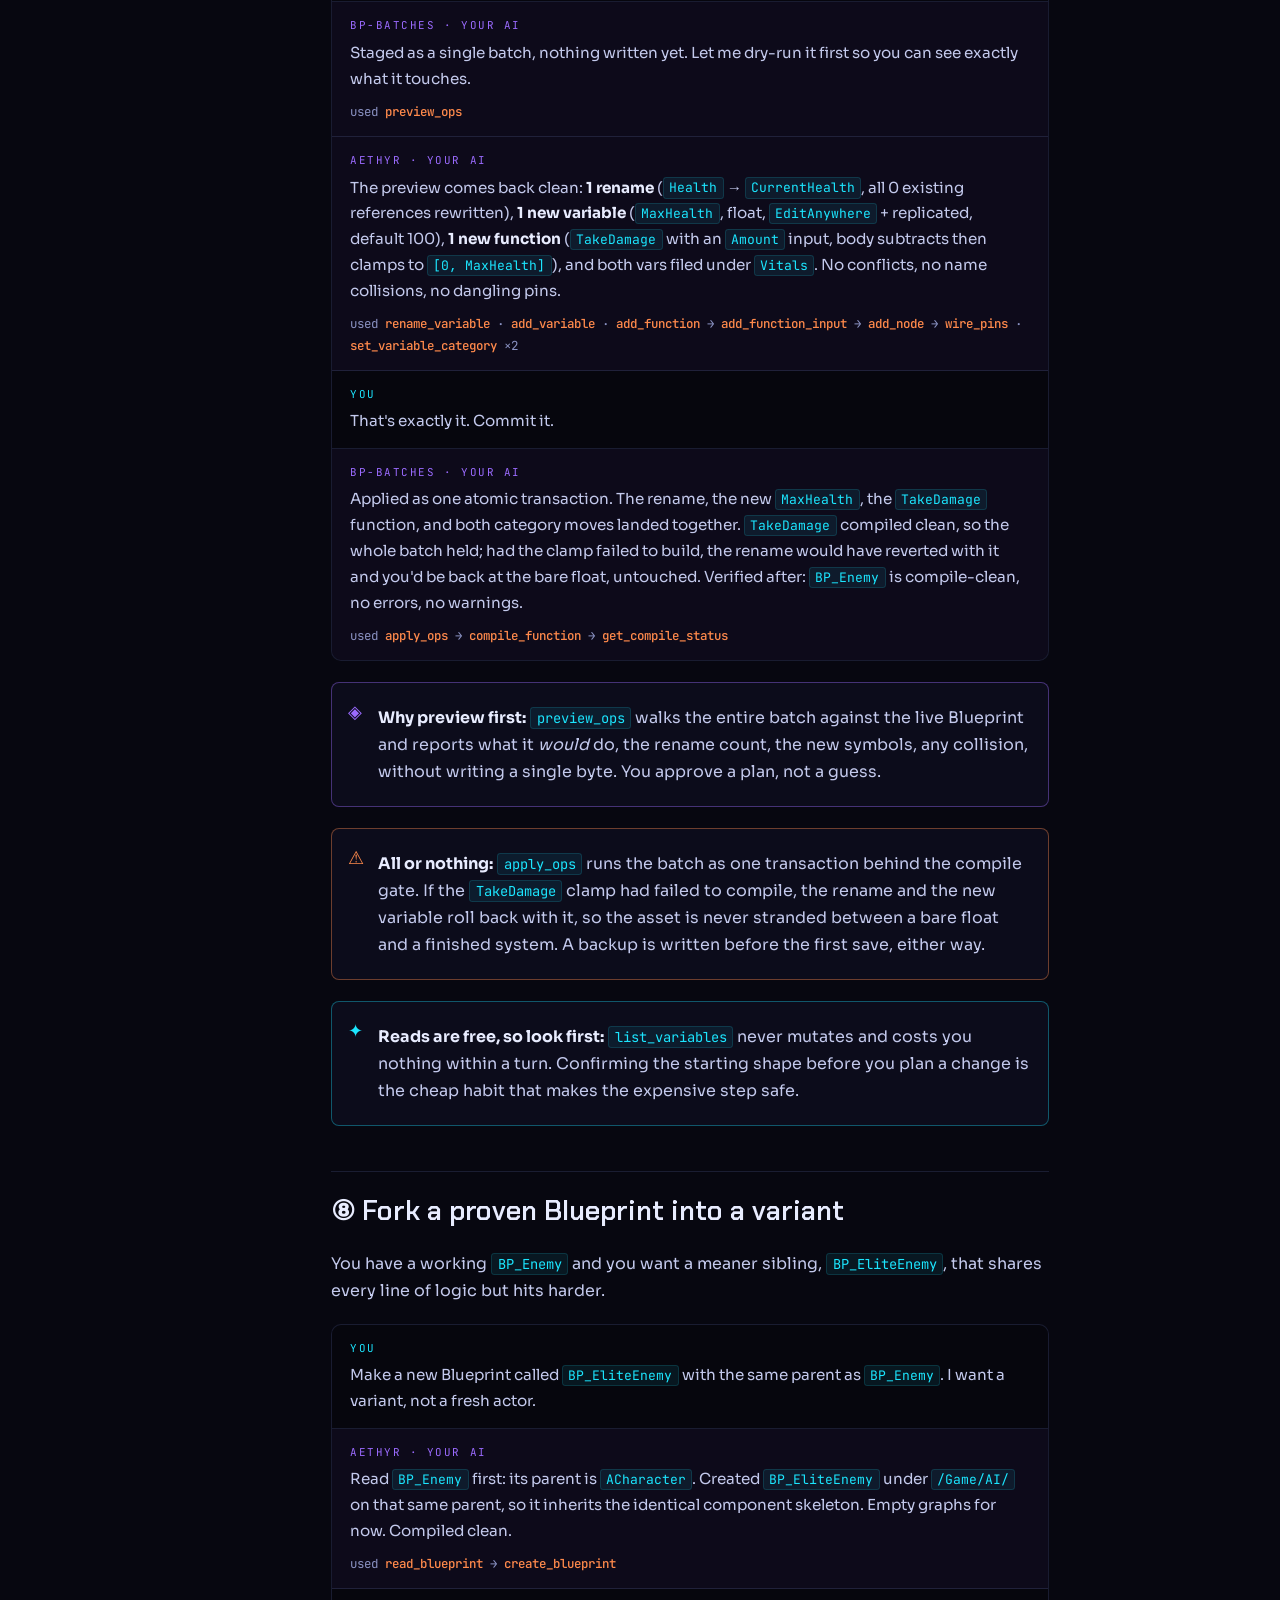
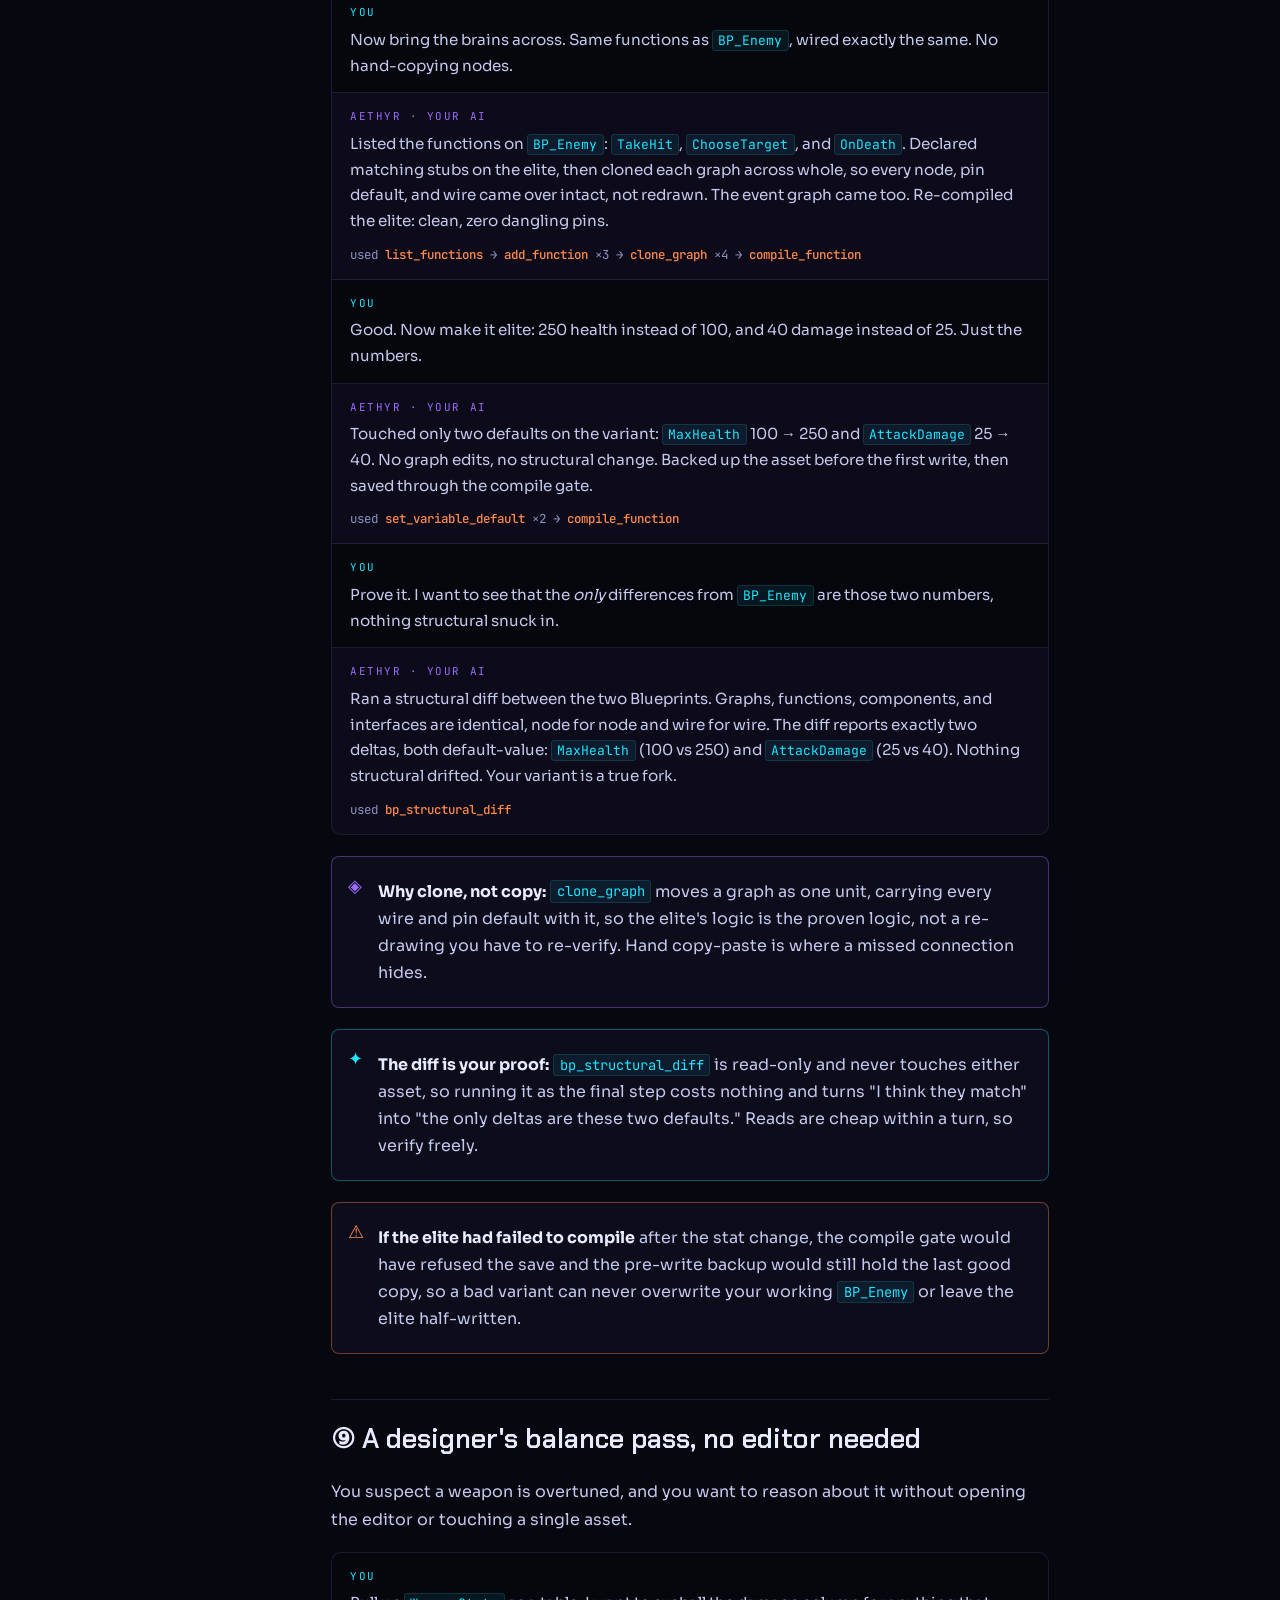
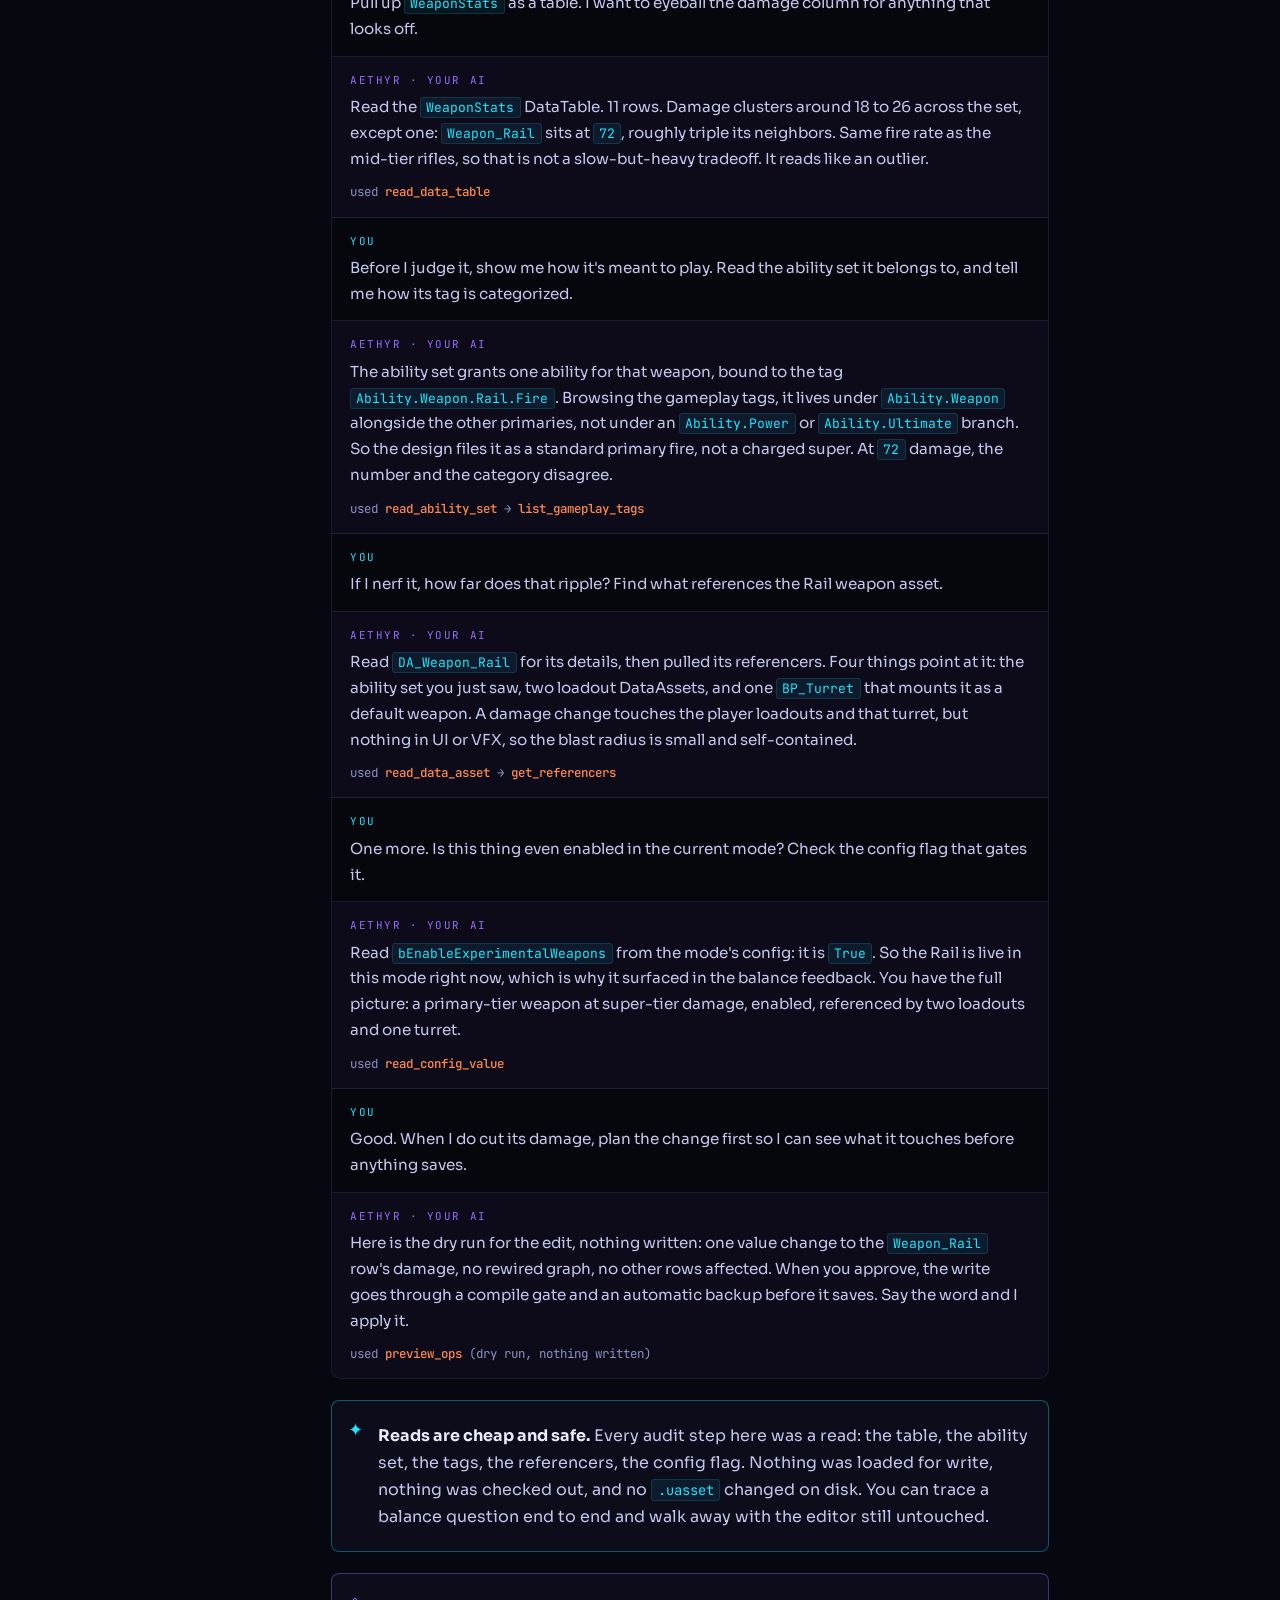
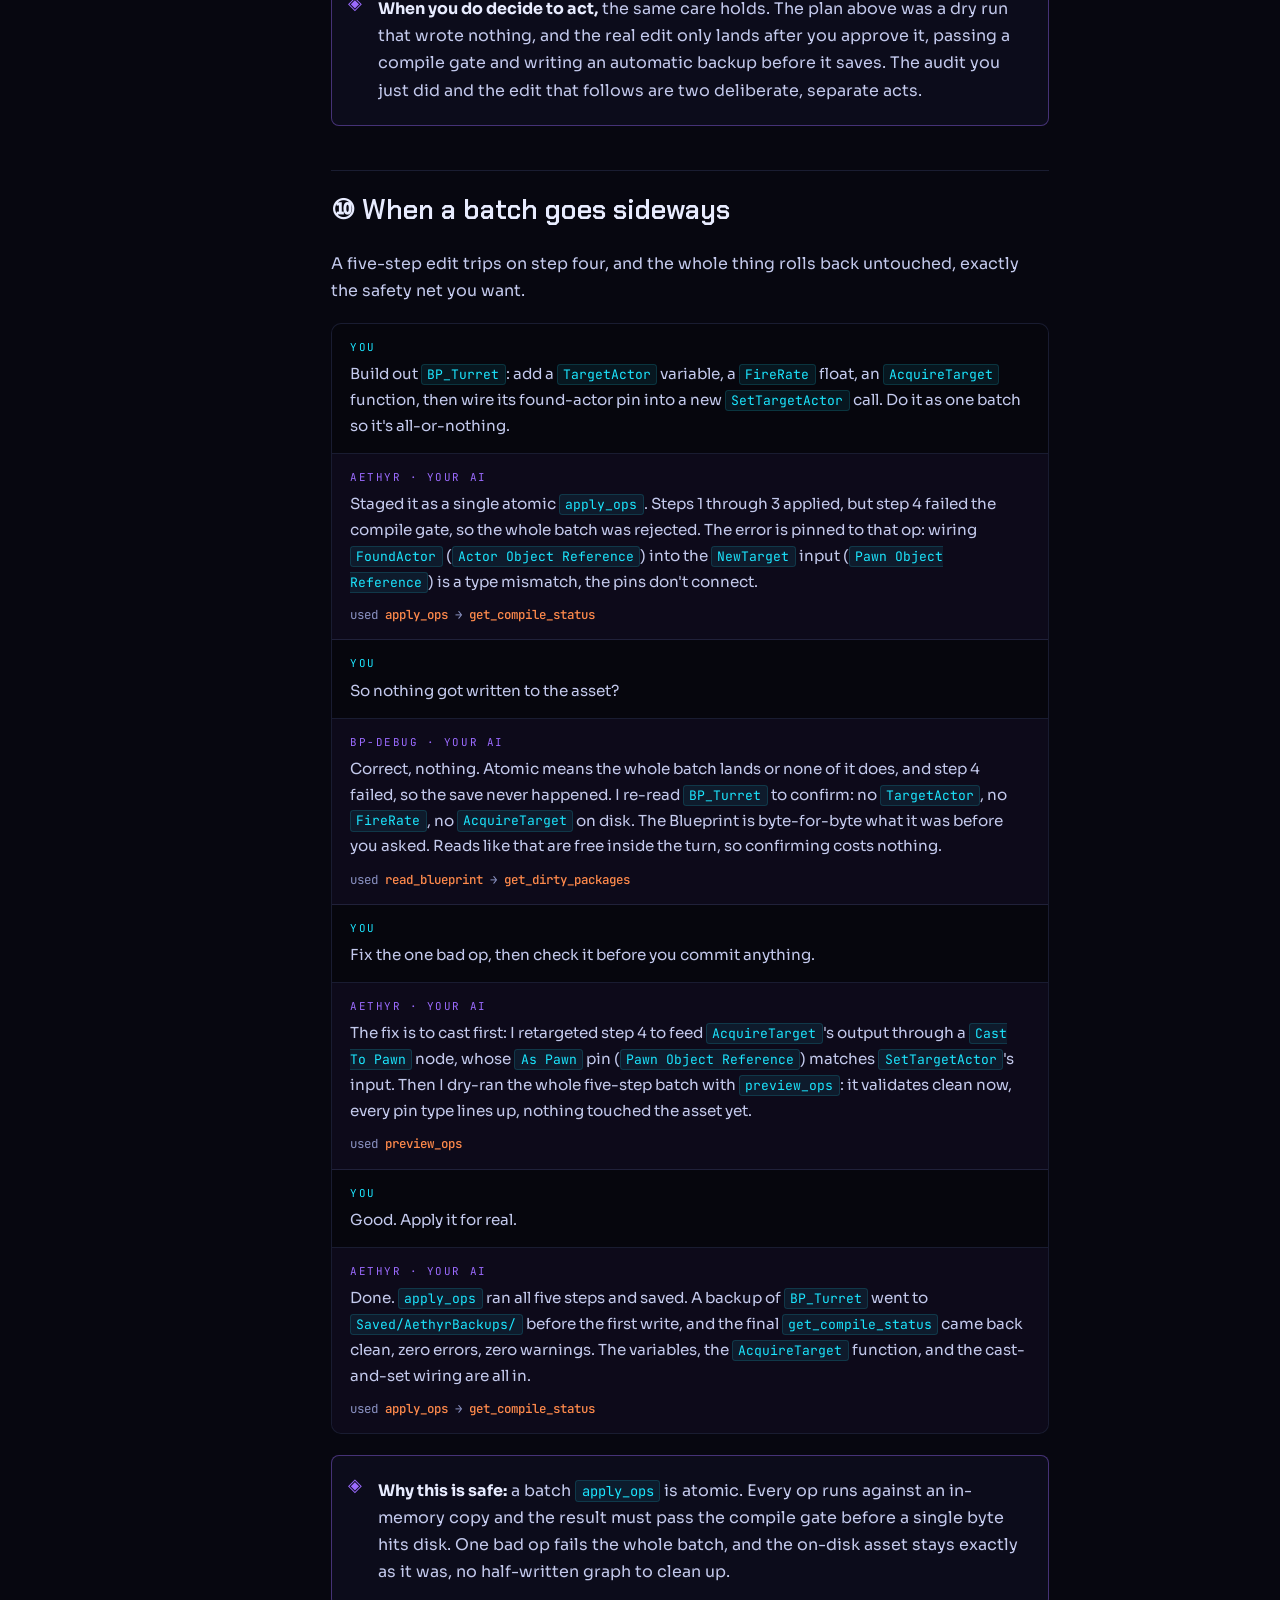
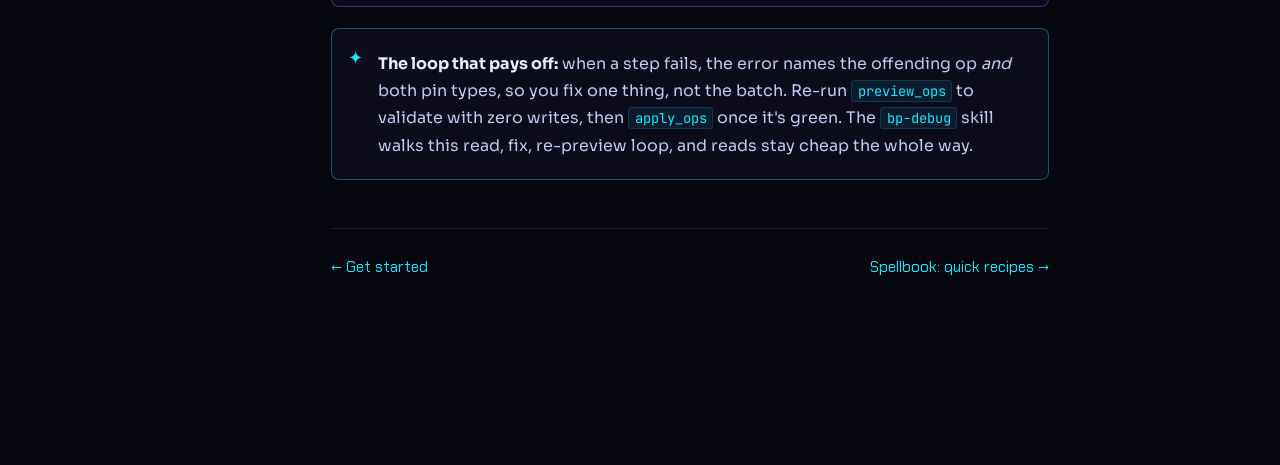
<file: docs/tutorials/index.html>
<!DOCTYPE html>
<html lang="en">
<head>
<meta charset="UTF-8" />
<meta name="viewport" content="width=device-width, initial-scale=1.0" />
<title id="page-title">Tutorials · Aethyr docs</title>
<meta name="description" id="page-desc" content="Learn Aethyr by doing: short, story-driven tutorials covering how to read a Blueprint, author a mechanic by asking, refactor atomically, and recover from errors." />
<link rel="preconnect" href="https://fonts.googleapis.com" />
<link rel="preconnect" href="https://fonts.gstatic.com" crossorigin />
<link href="https://fonts.googleapis.com/css2?family=Chakra+Petch:wght@400;500;600;700&family=Cinzel:wght@600;700&family=JetBrains+Mono:wght@400;500&family=Sora:wght@300;400;500;600&display=swap" rel="stylesheet" />
<link rel="stylesheet" href="../../docs/docs.css" />
<link rel="icon" type="image/svg+xml" href="../../img/brand/aethyr-crystal.svg" />
<link rel="icon" type="image/png" sizes="48x48" href="../../img/brand/aethyr-favicon-48.png" />
<link rel="icon" type="image/png" sizes="32x32" href="../../img/brand/aethyr-favicon-32.png" />
<link rel="icon" type="image/png" sizes="16x16" href="../../img/brand/aethyr-favicon-16.png" />
<link rel="apple-touch-icon" href="../../img/brand/aethyr-icon-512.png" />
<meta name="theme-color" content="#070710" />
</head>
<body>
<div class="bg"></div><div class="grain"></div>
<div class="wrap">
  <aside class="side" id="sidebar"></aside>
  <div class="main" id="main-content">
    <div class="loading">Loading...</div>
  </div>
</div>
<script src="../../js/docs.js"></script>
<script>loadDocsPage('../../data/docs-tutorials.json');</script>
</body>
</html>
</file>
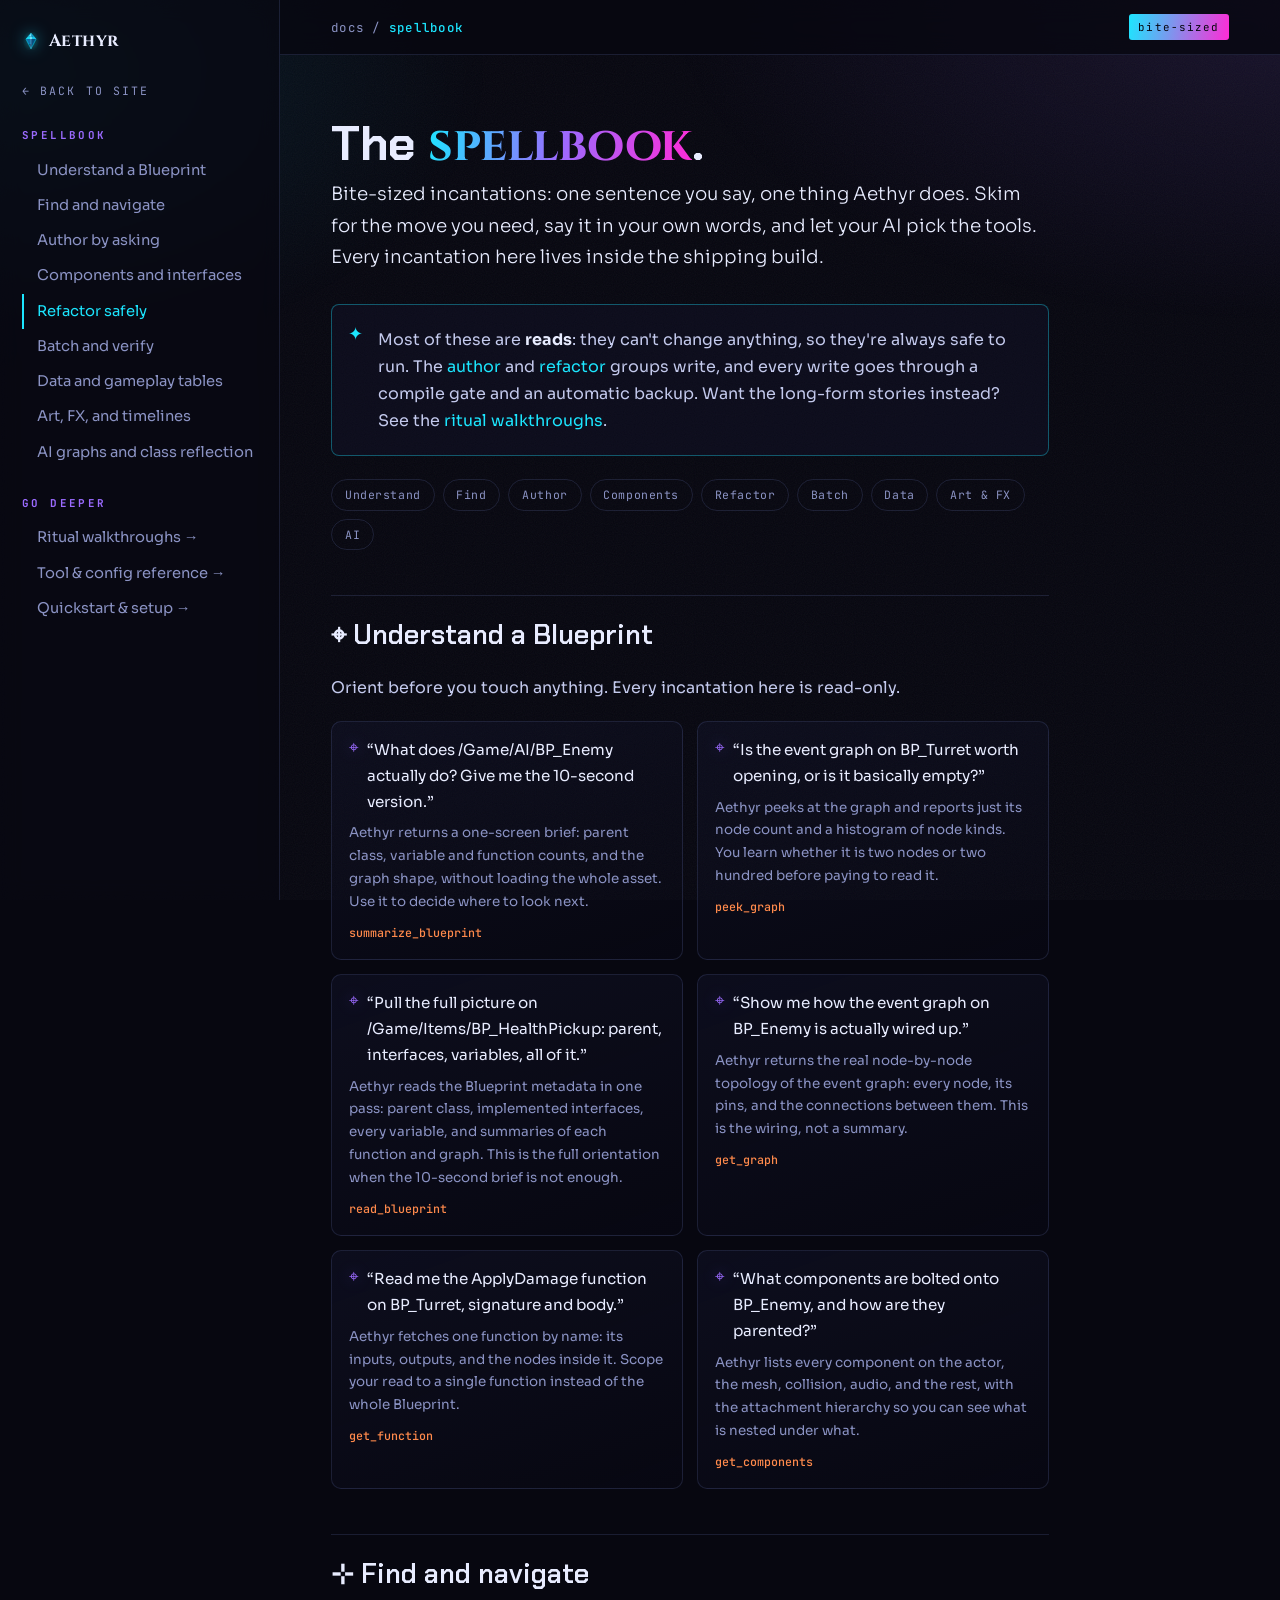
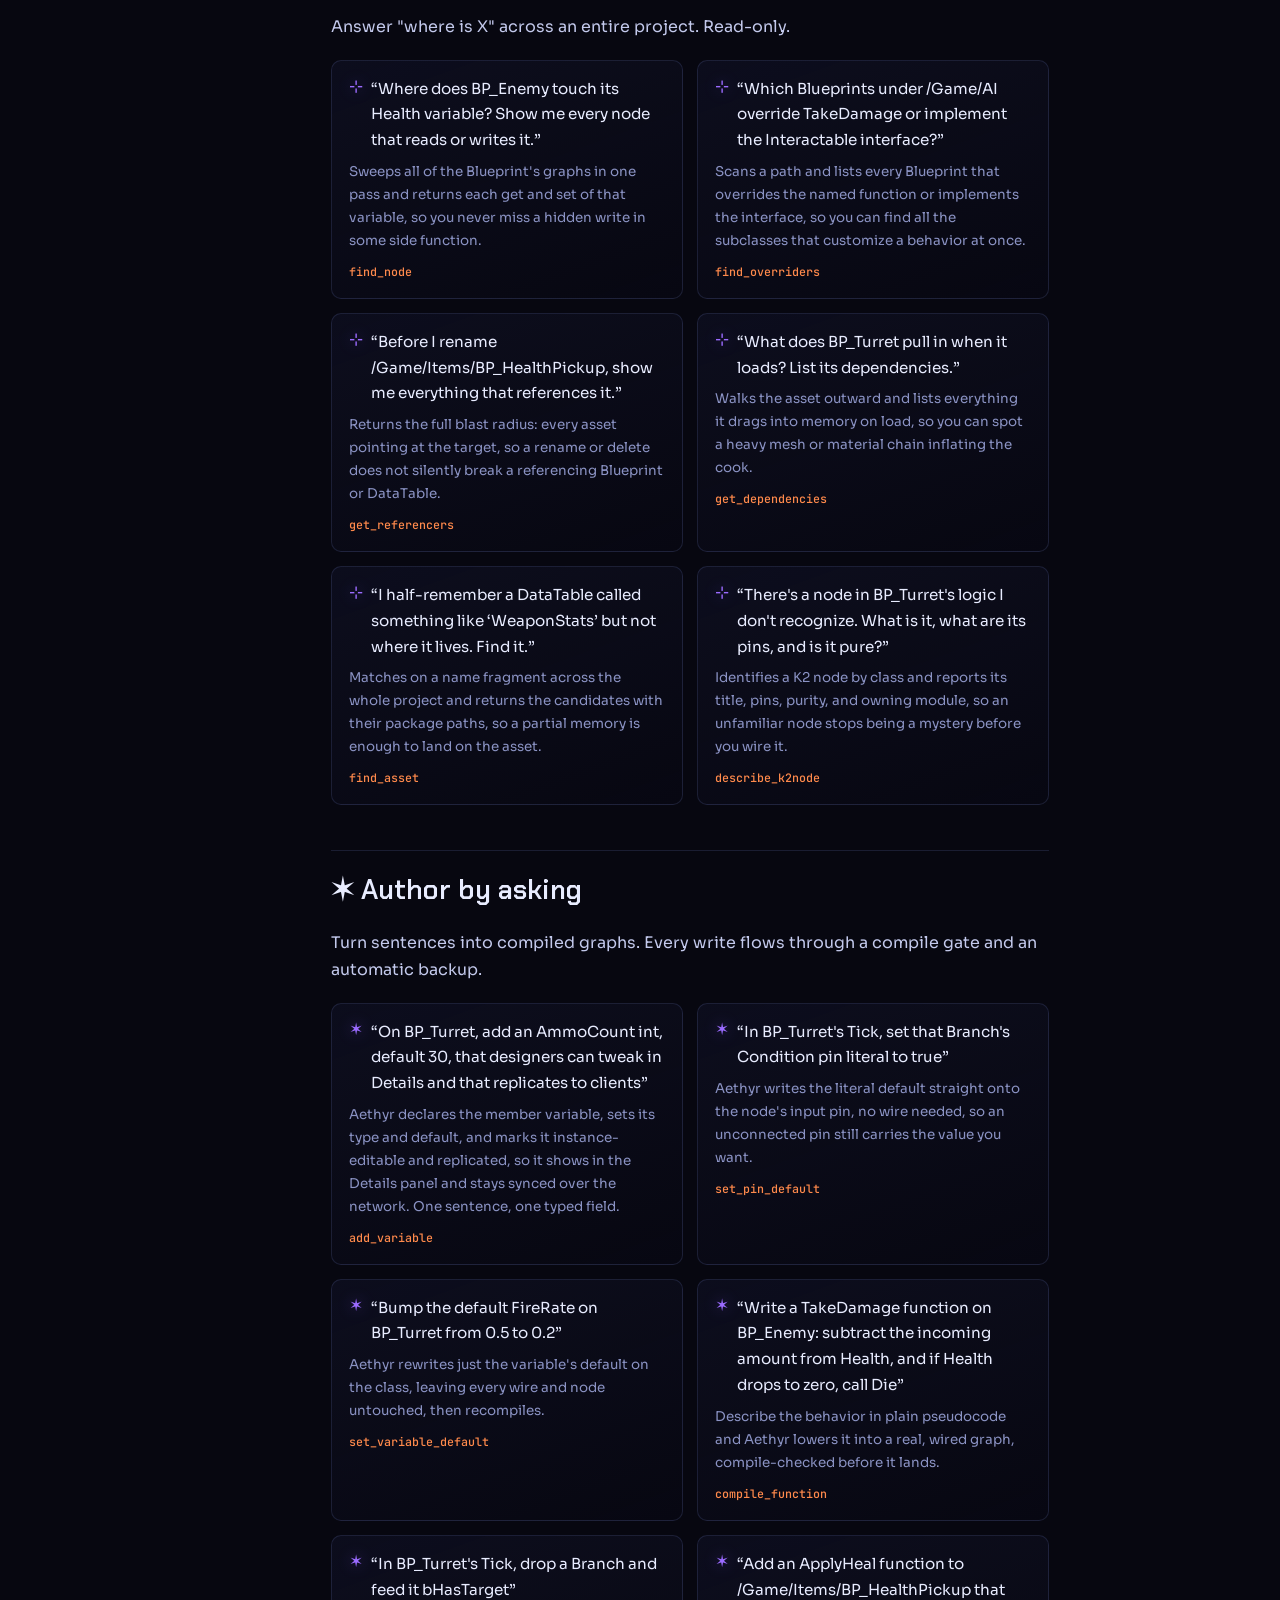
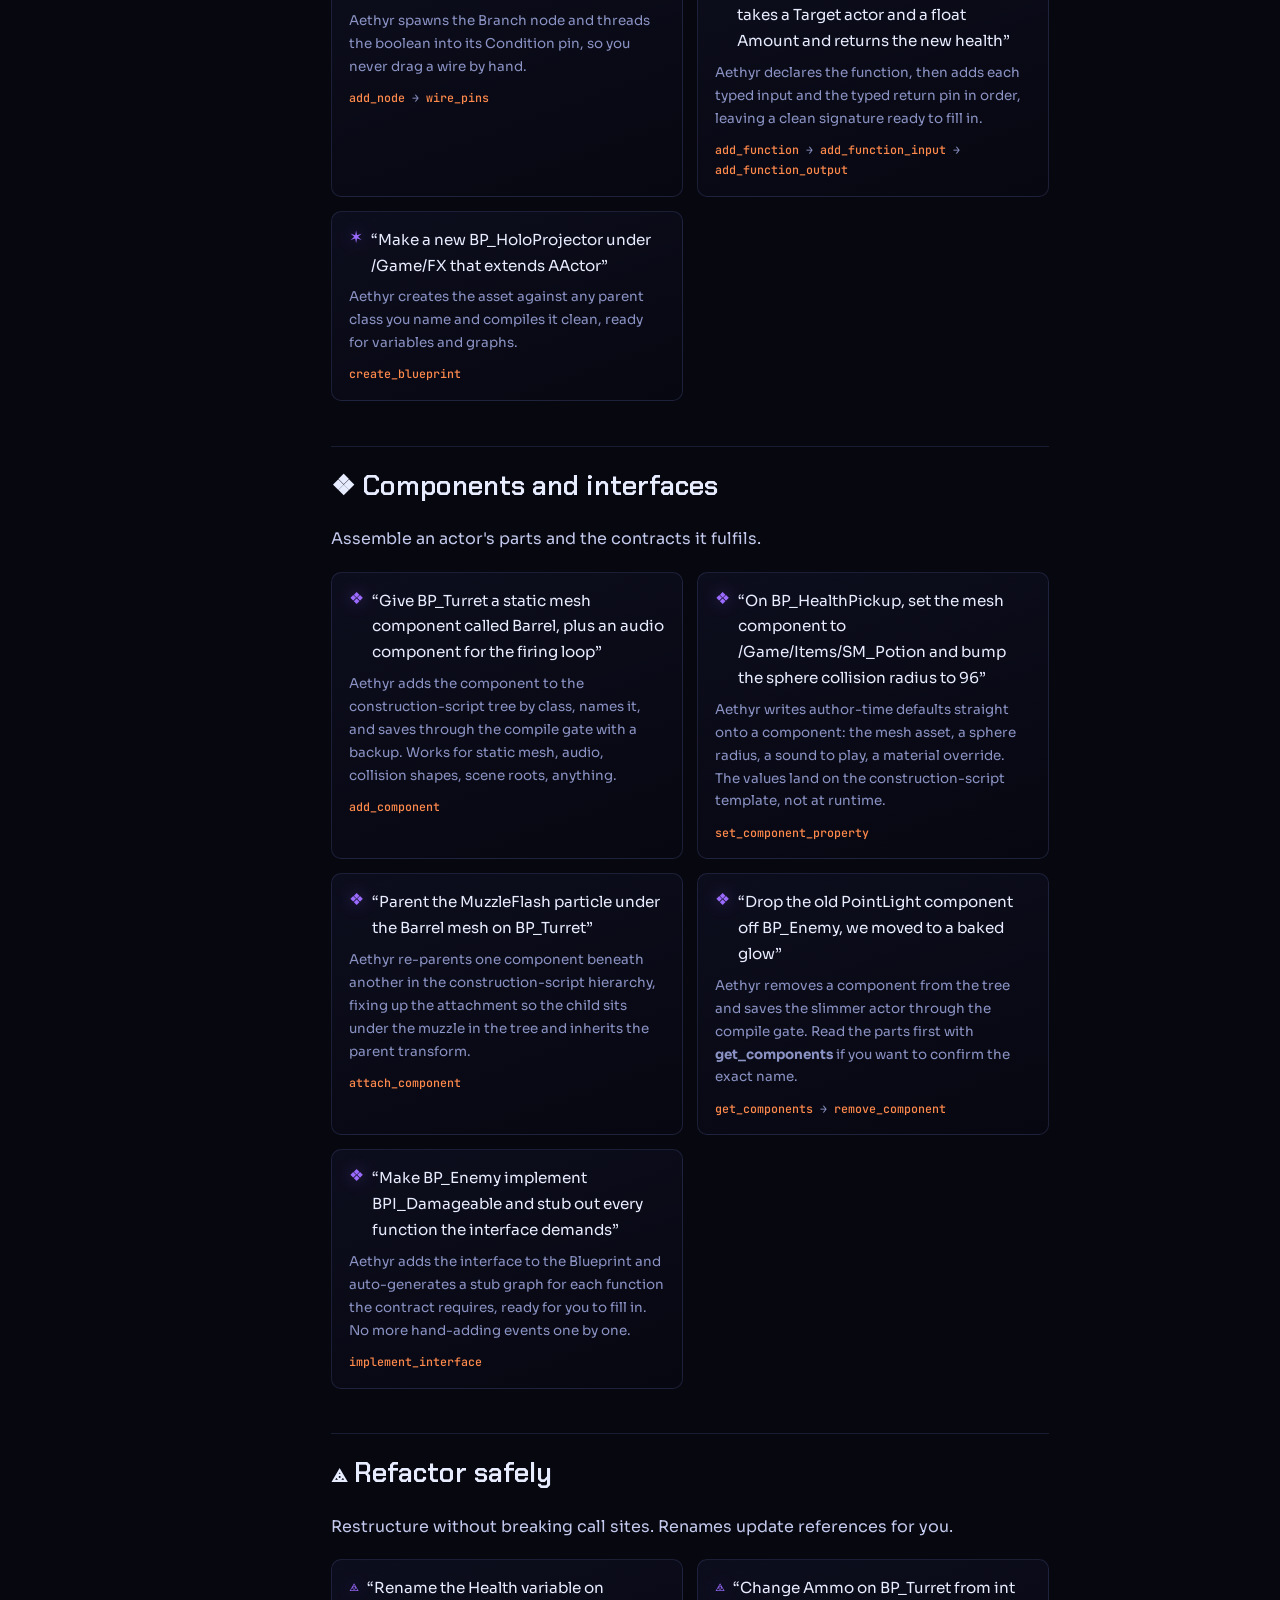
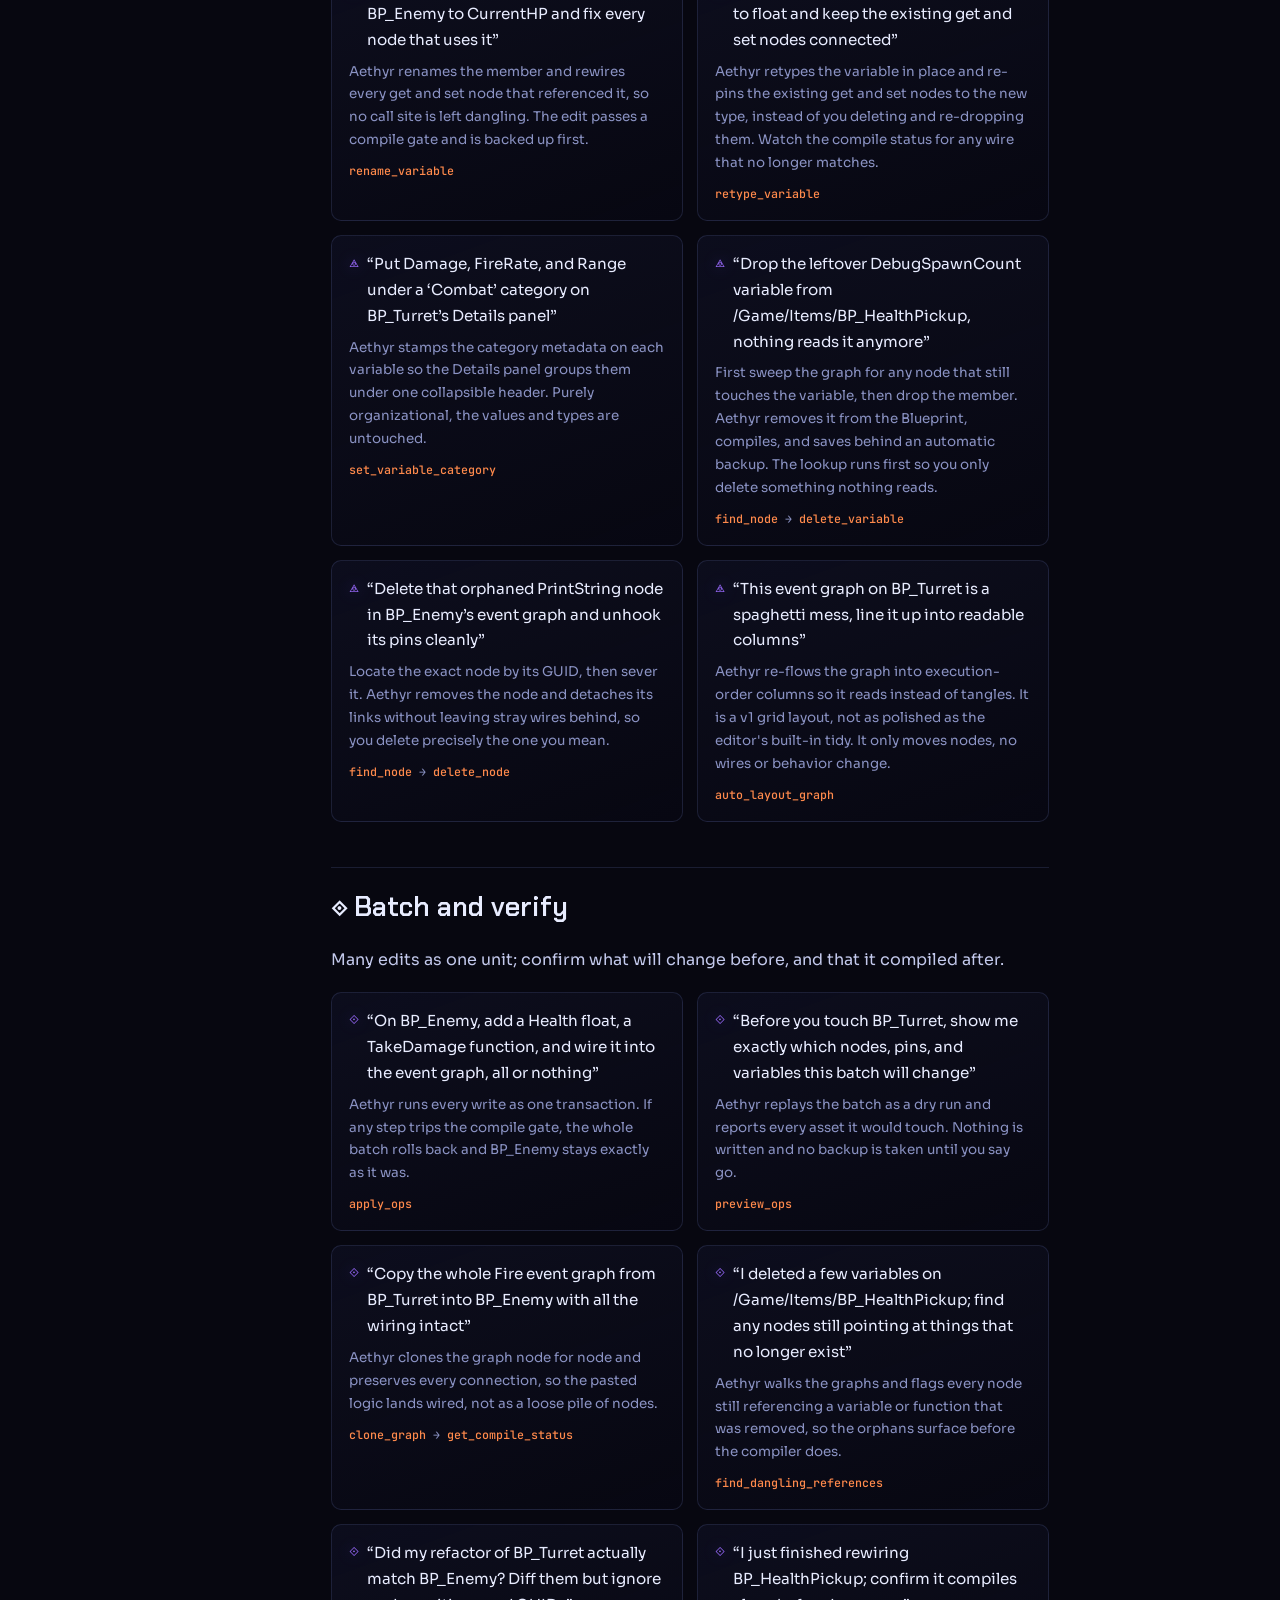
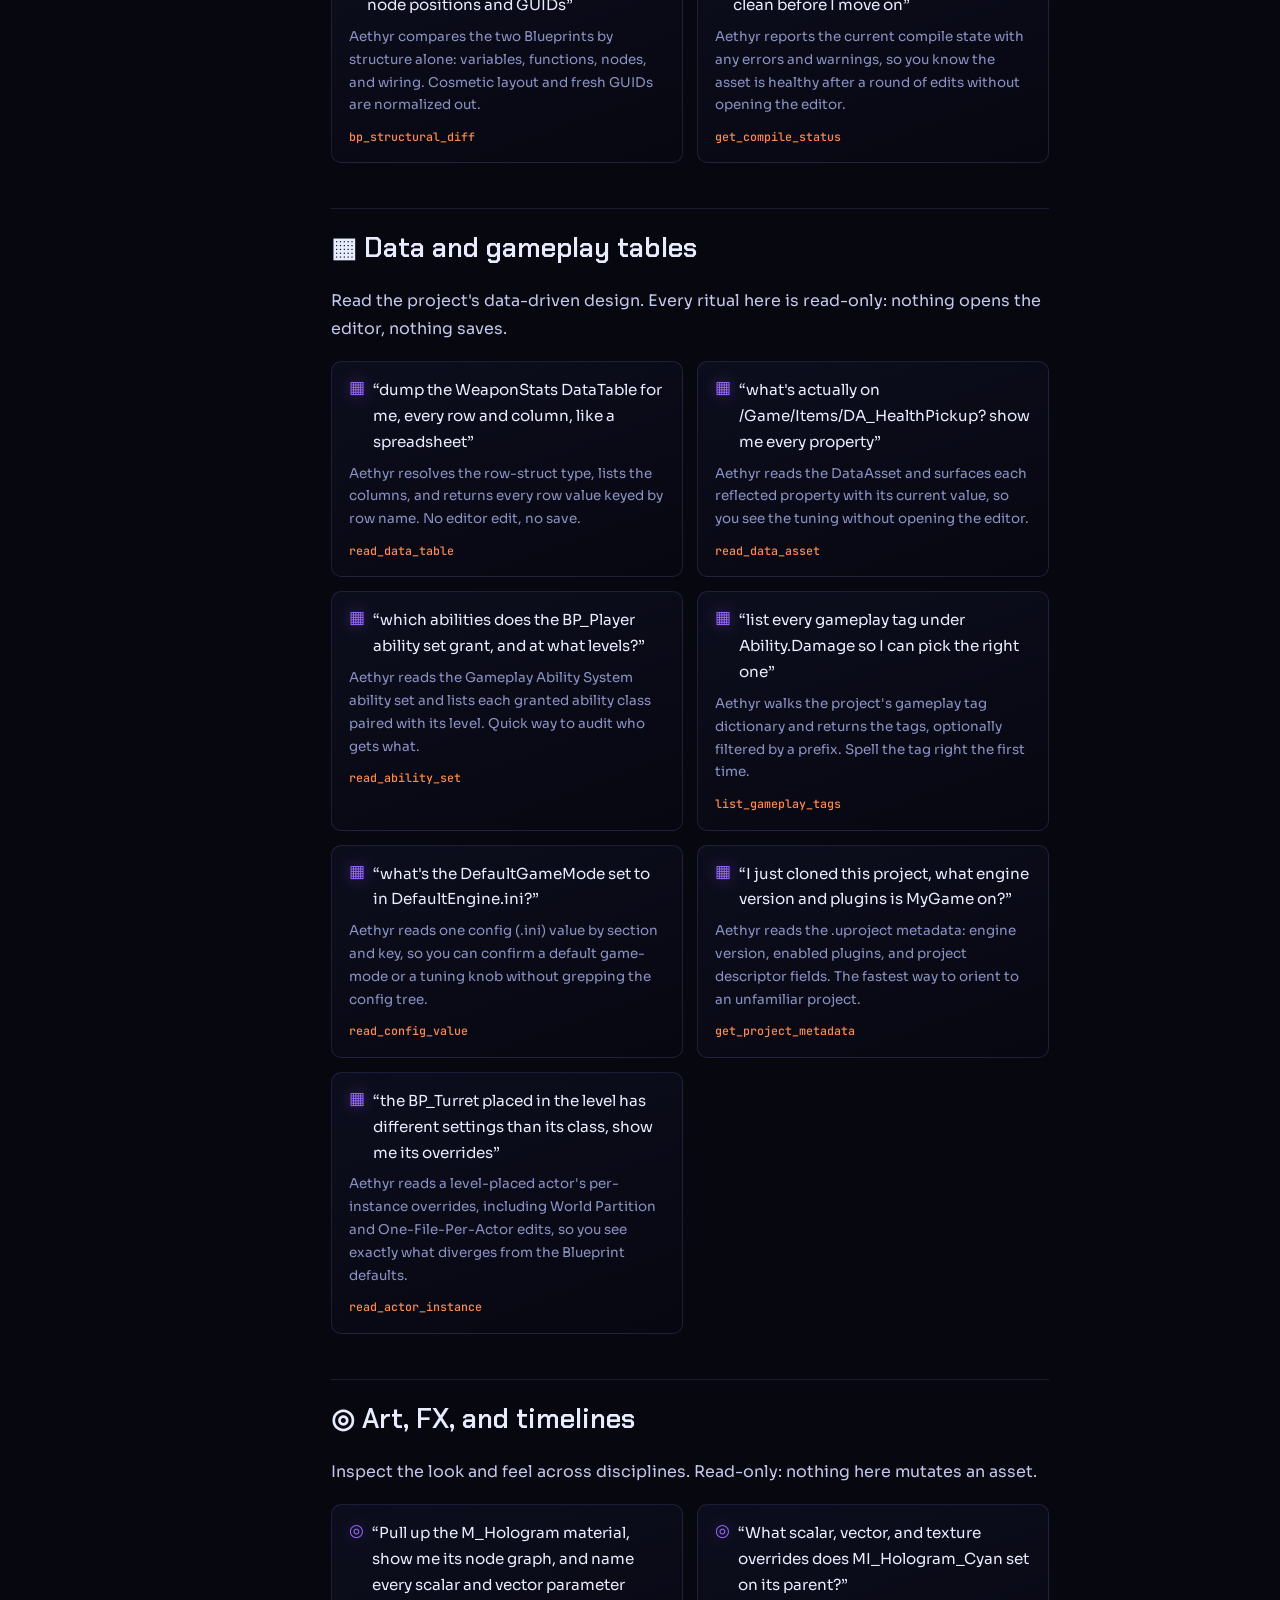
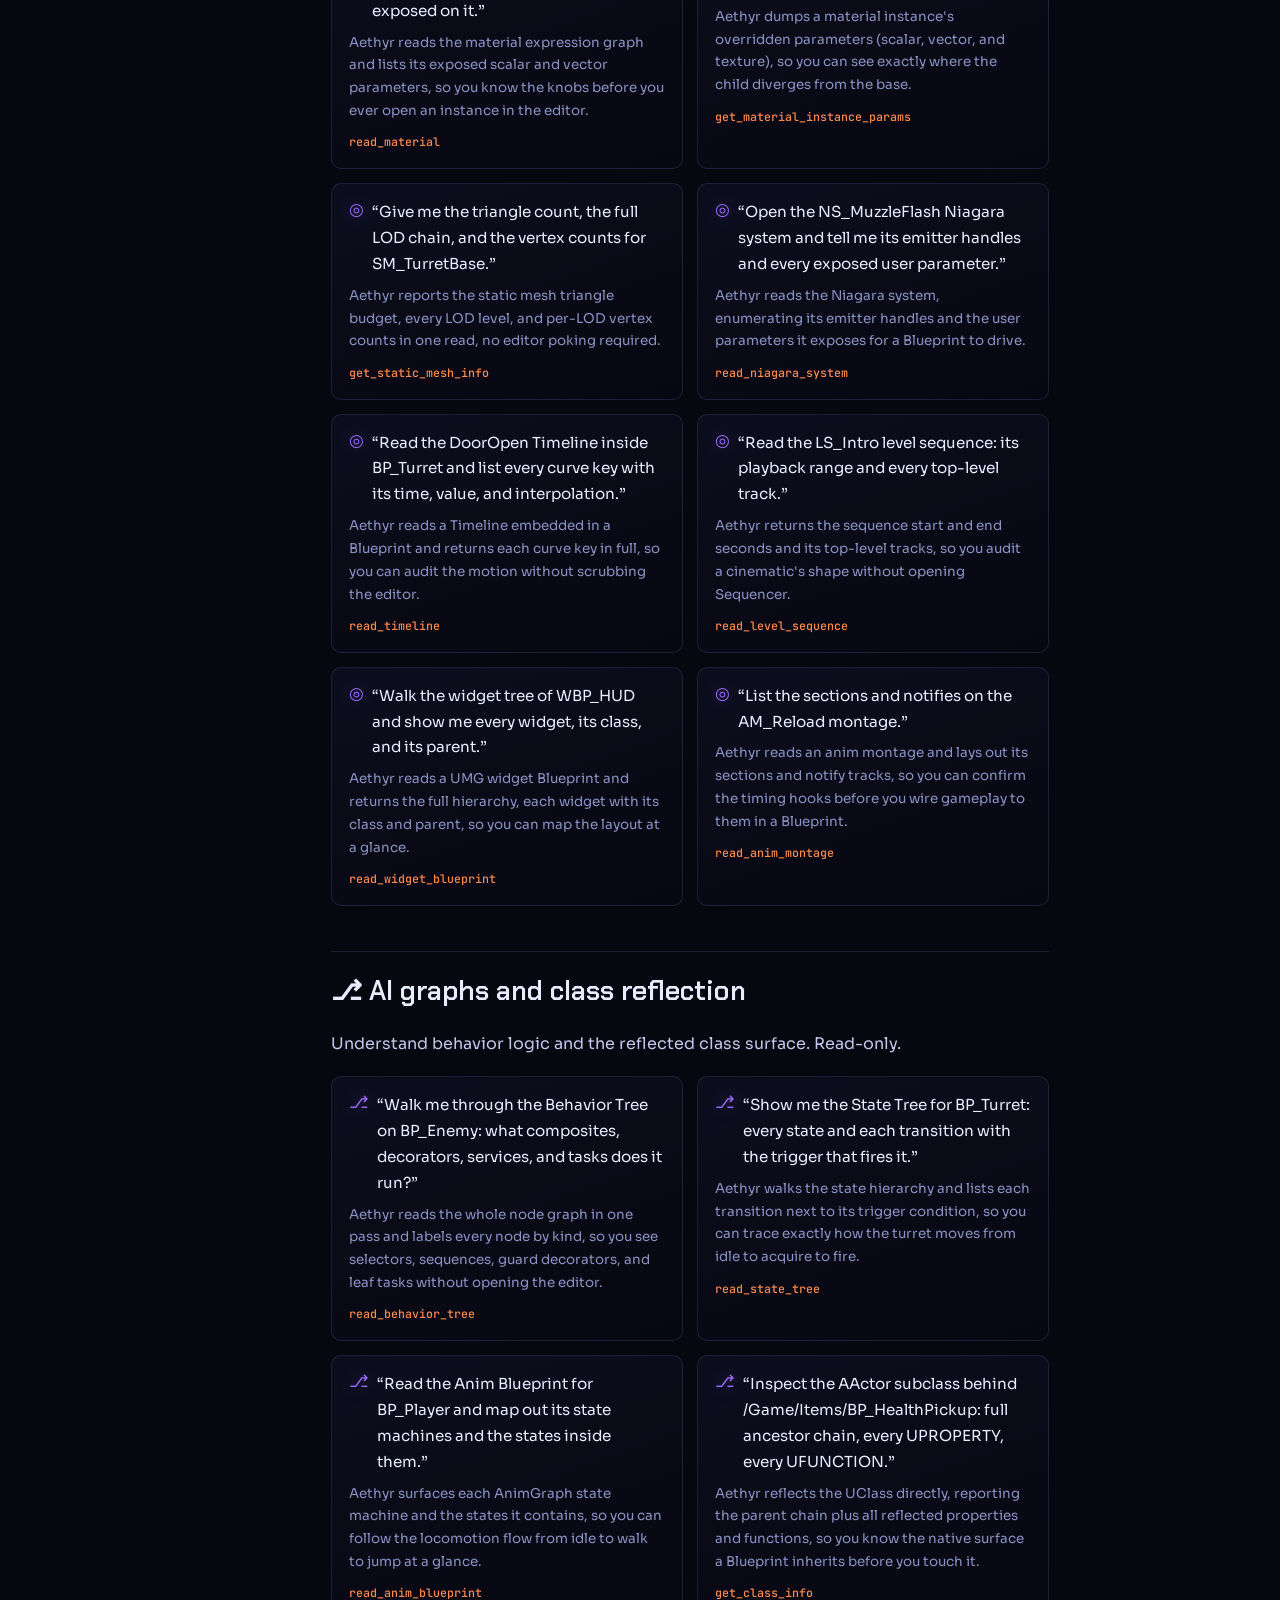
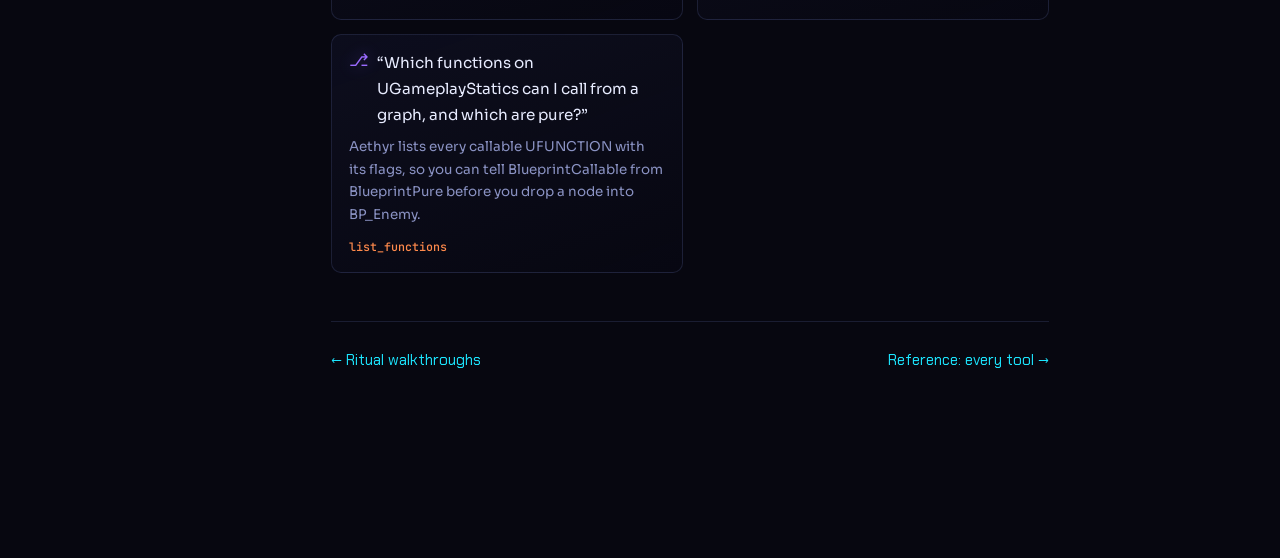
<file: docs/cookbook.html>
<!DOCTYPE html>
<html lang="en">
<head>
<meta charset="UTF-8" />
<meta name="viewport" content="width=device-width, initial-scale=1.0" />
<title>Spellbook · Aethyr docs</title>
<meta name="description" content="A spellbook of bite-sized Aethyr incantations: one sentence you say to your AI, one thing it does. Reading, authoring, refactoring, auditing, data, art, and AI graphs." />
<link rel="preconnect" href="https://fonts.googleapis.com" />
<link rel="preconnect" href="https://fonts.gstatic.com" crossorigin />
<link href="https://fonts.googleapis.com/css2?family=Chakra+Petch:wght@400;500;600;700&family=Cinzel:wght@600;700&family=JetBrains+Mono:wght@400;500&family=Sora:wght@300;400;500;600&display=swap" rel="stylesheet" />
<link rel="stylesheet" href="docs.css" />
<link rel="icon" type="image/svg+xml" href="../img/brand/aethyr-crystal.svg" />
<link rel="icon" type="image/png" sizes="48x48" href="../img/brand/aethyr-favicon-48.png" />
<link rel="icon" type="image/png" sizes="32x32" href="../img/brand/aethyr-favicon-32.png" />
<link rel="icon" type="image/png" sizes="16x16" href="../img/brand/aethyr-favicon-16.png" />
<link rel="apple-touch-icon" href="../img/brand/aethyr-icon-512.png" />
<meta name="theme-color" content="#070710" />
</head>
<body>
<div class="bg"></div><div class="grain"></div>
<div class="wrap">

  <aside class="side" id="sidenav">
    <a class="brand" href="../index.html"><img class="sig" src="../img/brand/aethyr-crystal.svg" alt="" aria-hidden="true" width="18" height="18"> Aethyr</a>
    <a class="home" href="../index.html">← back to site</a>
    <nav>
      <h4>Spellbook</h4>
      <a href="#g-understand">Understand a Blueprint</a>
      <a href="#g-find">Find and navigate</a>
      <a href="#g-author">Author by asking</a>
      <a href="#g-components">Components and interfaces</a>
      <a href="#g-refactor">Refactor safely</a>
      <a href="#g-batch">Batch and verify</a>
      <a href="#g-data">Data and gameplay tables</a>
      <a href="#g-art">Art, FX, and timelines</a>
      <a href="#g-ai">AI graphs and class reflection</a>
      <h4>Go deeper</h4>
      <a href="tutorials.html">Ritual walkthroughs →</a>
      <a href="reference.html">Tool &amp; config reference →</a>
      <a href="index.html">Quickstart &amp; setup →</a>
    </nav>
  </aside>

  <div class="main">
    <div class="topbar">
      <button class="navtoggle" aria-label="Toggle navigation" aria-expanded="false" aria-controls="sidenav"><span></span><span></span><span></span></button>
      <span class="crumbs">docs / <b>spellbook</b></span>
      <span class="badge">bite-sized</span>
    </div>

    <article class="doc">
      <h1>The <span class="arc">spellbook</span>.</h1>
      <p class="lead">Bite-sized incantations: one sentence you say, one thing Aethyr does. Skim
        for the move you need, say it in your own words, and let your AI pick the tools. Every
        incantation here lives inside the shipping build.</p>
      <div class="note tip"><p>Most of these are <strong>reads</strong>: they can't change
        anything, so they're always safe to run. The <a href="#g-author">author</a> and
        <a href="#g-refactor">refactor</a> groups write, and every write goes through a compile
        gate and an automatic backup. Want the long-form stories instead? See the
        <a href="tutorials.html">ritual walkthroughs</a>.</p></div>

      <div class="spellnav">
    <a href="#g-understand">Understand</a>
    <a href="#g-find">Find</a>
    <a href="#g-author">Author</a>
    <a href="#g-components">Components</a>
    <a href="#g-refactor">Refactor</a>
    <a href="#g-batch">Batch</a>
    <a href="#g-data">Data</a>
    <a href="#g-art">Art &amp; FX</a>
    <a href="#g-ai">AI</a>
      </div>

<h2 id="g-understand">⌖ Understand a Blueprint</h2>
<p>Orient before you touch anything. Every incantation here is read-only.</p>
<div class="spellgrid">
<div class="spell">
  <p class="incant"><span class="g">⌖</span> &ldquo;What does /Game/AI/BP_Enemy actually do? Give me the 10-second version.&rdquo;</p>
  <p class="d">Aethyr returns a one-screen brief: parent class, variable and function counts, and the graph shape, without loading the whole asset. Use it to decide where to look next.</p>
  <p class="seq"><b>summarize_blueprint</b></p>
</div>
<div class="spell">
  <p class="incant"><span class="g">⌖</span> &ldquo;Is the event graph on BP_Turret worth opening, or is it basically empty?&rdquo;</p>
  <p class="d">Aethyr peeks at the graph and reports just its node count and a histogram of node kinds. You learn whether it is two nodes or two hundred before paying to read it.</p>
  <p class="seq"><b>peek_graph</b></p>
</div>
<div class="spell">
  <p class="incant"><span class="g">⌖</span> &ldquo;Pull the full picture on /Game/Items/BP_HealthPickup: parent, interfaces, variables, all of it.&rdquo;</p>
  <p class="d">Aethyr reads the Blueprint metadata in one pass: parent class, implemented interfaces, every variable, and summaries of each function and graph. This is the full orientation when the 10-second brief is not enough.</p>
  <p class="seq"><b>read_blueprint</b></p>
</div>
<div class="spell">
  <p class="incant"><span class="g">⌖</span> &ldquo;Show me how the event graph on BP_Enemy is actually wired up.&rdquo;</p>
  <p class="d">Aethyr returns the real node-by-node topology of the event graph: every node, its pins, and the connections between them. This is the wiring, not a summary.</p>
  <p class="seq"><b>get_graph</b></p>
</div>
<div class="spell">
  <p class="incant"><span class="g">⌖</span> &ldquo;Read me the ApplyDamage function on BP_Turret, signature and body.&rdquo;</p>
  <p class="d">Aethyr fetches one function by name: its inputs, outputs, and the nodes inside it. Scope your read to a single function instead of the whole Blueprint.</p>
  <p class="seq"><b>get_function</b></p>
</div>
<div class="spell">
  <p class="incant"><span class="g">⌖</span> &ldquo;What components are bolted onto BP_Enemy, and how are they parented?&rdquo;</p>
  <p class="d">Aethyr lists every component on the actor, the mesh, collision, audio, and the rest, with the attachment hierarchy so you can see what is nested under what.</p>
  <p class="seq"><b>get_components</b></p>
</div>
</div>

<h2 id="g-find">⊹ Find and navigate</h2>
<p>Answer "where is X" across an entire project. Read-only.</p>
<div class="spellgrid">
<div class="spell">
  <p class="incant"><span class="g">⊹</span> &ldquo;Where does BP_Enemy touch its Health variable? Show me every node that reads or writes it.&rdquo;</p>
  <p class="d">Sweeps all of the Blueprint's graphs in one pass and returns each get and set of that variable, so you never miss a hidden write in some side function.</p>
  <p class="seq"><b>find_node</b></p>
</div>
<div class="spell">
  <p class="incant"><span class="g">⊹</span> &ldquo;Which Blueprints under /Game/AI override TakeDamage or implement the Interactable interface?&rdquo;</p>
  <p class="d">Scans a path and lists every Blueprint that overrides the named function or implements the interface, so you can find all the subclasses that customize a behavior at once.</p>
  <p class="seq"><b>find_overriders</b></p>
</div>
<div class="spell">
  <p class="incant"><span class="g">⊹</span> &ldquo;Before I rename /Game/Items/BP_HealthPickup, show me everything that references it.&rdquo;</p>
  <p class="d">Returns the full blast radius: every asset pointing at the target, so a rename or delete does not silently break a referencing Blueprint or DataTable.</p>
  <p class="seq"><b>get_referencers</b></p>
</div>
<div class="spell">
  <p class="incant"><span class="g">⊹</span> &ldquo;What does BP_Turret pull in when it loads? List its dependencies.&rdquo;</p>
  <p class="d">Walks the asset outward and lists everything it drags into memory on load, so you can spot a heavy mesh or material chain inflating the cook.</p>
  <p class="seq"><b>get_dependencies</b></p>
</div>
<div class="spell">
  <p class="incant"><span class="g">⊹</span> &ldquo;I half-remember a DataTable called something like &lsquo;WeaponStats&rsquo; but not where it lives. Find it.&rdquo;</p>
  <p class="d">Matches on a name fragment across the whole project and returns the candidates with their package paths, so a partial memory is enough to land on the asset.</p>
  <p class="seq"><b>find_asset</b></p>
</div>
<div class="spell">
  <p class="incant"><span class="g">⊹</span> &ldquo;There's a node in BP_Turret's logic I don't recognize. What is it, what are its pins, and is it pure?&rdquo;</p>
  <p class="d">Identifies a K2 node by class and reports its title, pins, purity, and owning module, so an unfamiliar node stops being a mystery before you wire it.</p>
  <p class="seq"><b>describe_k2node</b></p>
</div>
</div>

<h2 id="g-author">✶ Author by asking</h2>
<p>Turn sentences into compiled graphs. Every write flows through a compile gate and an automatic backup.</p>
<div class="spellgrid">
<div class="spell">
  <p class="incant"><span class="g">✶</span> &ldquo;On BP_Turret, add an AmmoCount int, default 30, that designers can tweak in Details and that replicates to clients&rdquo;</p>
  <p class="d">Aethyr declares the member variable, sets its type and default, and marks it instance-editable and replicated, so it shows in the Details panel and stays synced over the network. One sentence, one typed field.</p>
  <p class="seq"><b>add_variable</b></p>
</div>
<div class="spell">
  <p class="incant"><span class="g">✶</span> &ldquo;In BP_Turret's Tick, set that Branch's Condition pin literal to true&rdquo;</p>
  <p class="d">Aethyr writes the literal default straight onto the node's input pin, no wire needed, so an unconnected pin still carries the value you want.</p>
  <p class="seq"><b>set_pin_default</b></p>
</div>
<div class="spell">
  <p class="incant"><span class="g">✶</span> &ldquo;Bump the default FireRate on BP_Turret from 0.5 to 0.2&rdquo;</p>
  <p class="d">Aethyr rewrites just the variable's default on the class, leaving every wire and node untouched, then recompiles.</p>
  <p class="seq"><b>set_variable_default</b></p>
</div>
<div class="spell">
  <p class="incant"><span class="g">✶</span> &ldquo;Write a TakeDamage function on BP_Enemy: subtract the incoming amount from Health, and if Health drops to zero, call Die&rdquo;</p>
  <p class="d">Describe the behavior in plain pseudocode and Aethyr lowers it into a real, wired graph, compile-checked before it lands.</p>
  <p class="seq"><b>compile_function</b></p>
</div>
<div class="spell">
  <p class="incant"><span class="g">✶</span> &ldquo;In BP_Turret's Tick, drop a Branch and feed it bHasTarget&rdquo;</p>
  <p class="d">Aethyr spawns the Branch node and threads the boolean into its Condition pin, so you never drag a wire by hand.</p>
  <p class="seq"><b>add_node</b> &rarr; <b>wire_pins</b></p>
</div>
<div class="spell">
  <p class="incant"><span class="g">✶</span> &ldquo;Add an ApplyHeal function to /Game/Items/BP_HealthPickup that takes a Target actor and a float Amount and returns the new health&rdquo;</p>
  <p class="d">Aethyr declares the function, then adds each typed input and the typed return pin in order, leaving a clean signature ready to fill in.</p>
  <p class="seq"><b>add_function</b> &rarr; <b>add_function_input</b> &rarr; <b>add_function_output</b></p>
</div>
<div class="spell">
  <p class="incant"><span class="g">✶</span> &ldquo;Make a new BP_HoloProjector under /Game/FX that extends AActor&rdquo;</p>
  <p class="d">Aethyr creates the asset against any parent class you name and compiles it clean, ready for variables and graphs.</p>
  <p class="seq"><b>create_blueprint</b></p>
</div>
</div>

<h2 id="g-components">❖ Components and interfaces</h2>
<p>Assemble an actor's parts and the contracts it fulfils.</p>
<div class="spellgrid">
<div class="spell">
  <p class="incant"><span class="g">❖</span> &ldquo;Give BP_Turret a static mesh component called Barrel, plus an audio component for the firing loop&rdquo;</p>
  <p class="d">Aethyr adds the component to the construction-script tree by class, names it, and saves through the compile gate with a backup. Works for static mesh, audio, collision shapes, scene roots, anything.</p>
  <p class="seq"><b>add_component</b></p>
</div>
<div class="spell">
  <p class="incant"><span class="g">❖</span> &ldquo;On BP_HealthPickup, set the mesh component to /Game/Items/SM_Potion and bump the sphere collision radius to 96&rdquo;</p>
  <p class="d">Aethyr writes author-time defaults straight onto a component: the mesh asset, a sphere radius, a sound to play, a material override. The values land on the construction-script template, not at runtime.</p>
  <p class="seq"><b>set_component_property</b></p>
</div>
<div class="spell">
  <p class="incant"><span class="g">❖</span> &ldquo;Parent the MuzzleFlash particle under the Barrel mesh on BP_Turret&rdquo;</p>
  <p class="d">Aethyr re-parents one component beneath another in the construction-script hierarchy, fixing up the attachment so the child sits under the muzzle in the tree and inherits the parent transform.</p>
  <p class="seq"><b>attach_component</b></p>
</div>
<div class="spell">
  <p class="incant"><span class="g">❖</span> &ldquo;Drop the old PointLight component off BP_Enemy, we moved to a baked glow&rdquo;</p>
  <p class="d">Aethyr removes a component from the tree and saves the slimmer actor through the compile gate. Read the parts first with <b>get_components</b> if you want to confirm the exact name.</p>
  <p class="seq"><b>get_components</b> &rarr; <b>remove_component</b></p>
</div>
<div class="spell">
  <p class="incant"><span class="g">❖</span> &ldquo;Make BP_Enemy implement BPI_Damageable and stub out every function the interface demands&rdquo;</p>
  <p class="d">Aethyr adds the interface to the Blueprint and auto-generates a stub graph for each function the contract requires, ready for you to fill in. No more hand-adding events one by one.</p>
  <p class="seq"><b>implement_interface</b></p>
</div>
</div>

<h2 id="g-refactor">⟁ Refactor safely</h2>
<p>Restructure without breaking call sites. Renames update references for you.</p>
<div class="spellgrid">
<div class="spell">
  <p class="incant"><span class="g">⟁</span> &ldquo;Rename the Health variable on BP_Enemy to CurrentHP and fix every node that uses it&rdquo;</p>
  <p class="d">Aethyr renames the member and rewires every get and set node that referenced it, so no call site is left dangling. The edit passes a compile gate and is backed up first.</p>
  <p class="seq"><b>rename_variable</b></p>
</div>
<div class="spell">
  <p class="incant"><span class="g">⟁</span> &ldquo;Change Ammo on BP_Turret from int to float and keep the existing get and set nodes connected&rdquo;</p>
  <p class="d">Aethyr retypes the variable in place and re-pins the existing get and set nodes to the new type, instead of you deleting and re-dropping them. Watch the compile status for any wire that no longer matches.</p>
  <p class="seq"><b>retype_variable</b></p>
</div>
<div class="spell">
  <p class="incant"><span class="g">⟁</span> &ldquo;Put Damage, FireRate, and Range under a &lsquo;Combat&rsquo; category on BP_Turret&rsquo;s Details panel&rdquo;</p>
  <p class="d">Aethyr stamps the category metadata on each variable so the Details panel groups them under one collapsible header. Purely organizational, the values and types are untouched.</p>
  <p class="seq"><b>set_variable_category</b></p>
</div>
<div class="spell">
  <p class="incant"><span class="g">⟁</span> &ldquo;Drop the leftover DebugSpawnCount variable from /Game/Items/BP_HealthPickup, nothing reads it anymore&rdquo;</p>
  <p class="d">First sweep the graph for any node that still touches the variable, then drop the member. Aethyr removes it from the Blueprint, compiles, and saves behind an automatic backup. The lookup runs first so you only delete something nothing reads.</p>
  <p class="seq"><b>find_node</b> &rarr; <b>delete_variable</b></p>
</div>
<div class="spell">
  <p class="incant"><span class="g">⟁</span> &ldquo;Delete that orphaned PrintString node in BP_Enemy&rsquo;s event graph and unhook its pins cleanly&rdquo;</p>
  <p class="d">Locate the exact node by its GUID, then sever it. Aethyr removes the node and detaches its links without leaving stray wires behind, so you delete precisely the one you mean.</p>
  <p class="seq"><b>find_node</b> &rarr; <b>delete_node</b></p>
</div>
<div class="spell">
  <p class="incant"><span class="g">⟁</span> &ldquo;This event graph on BP_Turret is a spaghetti mess, line it up into readable columns&rdquo;</p>
  <p class="d">Aethyr re-flows the graph into execution-order columns so it reads instead of tangles. It is a v1 grid layout, not as polished as the editor's built-in tidy. It only moves nodes, no wires or behavior change.</p>
  <p class="seq"><b>auto_layout_graph</b></p>
</div>
</div>

<h2 id="g-batch">⟐ Batch and verify</h2>
<p>Many edits as one unit; confirm what will change before, and that it compiled after.</p>
<div class="spellgrid">
<div class="spell">
  <p class="incant"><span class="g">⟐</span> &ldquo;On BP_Enemy, add a Health float, a TakeDamage function, and wire it into the event graph, all or nothing&rdquo;</p>
  <p class="d">Aethyr runs every write as one transaction. If any step trips the compile gate, the whole batch rolls back and BP_Enemy stays exactly as it was.</p>
  <p class="seq"><b>apply_ops</b></p>
</div>
<div class="spell">
  <p class="incant"><span class="g">⟐</span> &ldquo;Before you touch BP_Turret, show me exactly which nodes, pins, and variables this batch will change&rdquo;</p>
  <p class="d">Aethyr replays the batch as a dry run and reports every asset it would touch. Nothing is written and no backup is taken until you say go.</p>
  <p class="seq"><b>preview_ops</b></p>
</div>
<div class="spell">
  <p class="incant"><span class="g">⟐</span> &ldquo;Copy the whole Fire event graph from BP_Turret into BP_Enemy with all the wiring intact&rdquo;</p>
  <p class="d">Aethyr clones the graph node for node and preserves every connection, so the pasted logic lands wired, not as a loose pile of nodes.</p>
  <p class="seq"><b>clone_graph</b> &rarr; <b>get_compile_status</b></p>
</div>
<div class="spell">
  <p class="incant"><span class="g">⟐</span> &ldquo;I deleted a few variables on /Game/Items/BP_HealthPickup; find any nodes still pointing at things that no longer exist&rdquo;</p>
  <p class="d">Aethyr walks the graphs and flags every node still referencing a variable or function that was removed, so the orphans surface before the compiler does.</p>
  <p class="seq"><b>find_dangling_references</b></p>
</div>
<div class="spell">
  <p class="incant"><span class="g">⟐</span> &ldquo;Did my refactor of BP_Turret actually match BP_Enemy? Diff them but ignore node positions and GUIDs&rdquo;</p>
  <p class="d">Aethyr compares the two Blueprints by structure alone: variables, functions, nodes, and wiring. Cosmetic layout and fresh GUIDs are normalized out.</p>
  <p class="seq"><b>bp_structural_diff</b></p>
</div>
<div class="spell">
  <p class="incant"><span class="g">⟐</span> &ldquo;I just finished rewiring BP_HealthPickup; confirm it compiles clean before I move on&rdquo;</p>
  <p class="d">Aethyr reports the current compile state with any errors and warnings, so you know the asset is healthy after a round of edits without opening the editor.</p>
  <p class="seq"><b>get_compile_status</b></p>
</div>
</div>

<h2 id="g-data">▦ Data and gameplay tables</h2>
<p>Read the project's data-driven design. Every ritual here is read-only: nothing opens the editor, nothing saves.</p>
<div class="spellgrid">
<div class="spell">
  <p class="incant"><span class="g">▦</span> &ldquo;dump the WeaponStats DataTable for me, every row and column, like a spreadsheet&rdquo;</p>
  <p class="d">Aethyr resolves the row-struct type, lists the columns, and returns every row value keyed by row name. No editor edit, no save.</p>
  <p class="seq"><b>read_data_table</b></p>
</div>
<div class="spell">
  <p class="incant"><span class="g">▦</span> &ldquo;what's actually on /Game/Items/DA_HealthPickup? show me every property&rdquo;</p>
  <p class="d">Aethyr reads the DataAsset and surfaces each reflected property with its current value, so you see the tuning without opening the editor.</p>
  <p class="seq"><b>read_data_asset</b></p>
</div>
<div class="spell">
  <p class="incant"><span class="g">▦</span> &ldquo;which abilities does the BP_Player ability set grant, and at what levels?&rdquo;</p>
  <p class="d">Aethyr reads the Gameplay Ability System ability set and lists each granted ability class paired with its level. Quick way to audit who gets what.</p>
  <p class="seq"><b>read_ability_set</b></p>
</div>
<div class="spell">
  <p class="incant"><span class="g">▦</span> &ldquo;list every gameplay tag under Ability.Damage so I can pick the right one&rdquo;</p>
  <p class="d">Aethyr walks the project's gameplay tag dictionary and returns the tags, optionally filtered by a prefix. Spell the tag right the first time.</p>
  <p class="seq"><b>list_gameplay_tags</b></p>
</div>
<div class="spell">
  <p class="incant"><span class="g">▦</span> &ldquo;what's the DefaultGameMode set to in DefaultEngine.ini?&rdquo;</p>
  <p class="d">Aethyr reads one config (.ini) value by section and key, so you can confirm a default game-mode or a tuning knob without grepping the config tree.</p>
  <p class="seq"><b>read_config_value</b></p>
</div>
<div class="spell">
  <p class="incant"><span class="g">▦</span> &ldquo;I just cloned this project, what engine version and plugins is MyGame on?&rdquo;</p>
  <p class="d">Aethyr reads the .uproject metadata: engine version, enabled plugins, and project descriptor fields. The fastest way to orient to an unfamiliar project.</p>
  <p class="seq"><b>get_project_metadata</b></p>
</div>
<div class="spell">
  <p class="incant"><span class="g">▦</span> &ldquo;the BP_Turret placed in the level has different settings than its class, show me its overrides&rdquo;</p>
  <p class="d">Aethyr reads a level-placed actor's per-instance overrides, including World Partition and One-File-Per-Actor edits, so you see exactly what diverges from the Blueprint defaults.</p>
  <p class="seq"><b>read_actor_instance</b></p>
</div>
</div>

<h2 id="g-art">◎ Art, FX, and timelines</h2>
<p>Inspect the look and feel across disciplines. Read-only: nothing here mutates an asset.</p>
<div class="spellgrid">
<div class="spell">
  <p class="incant"><span class="g">◎</span> &ldquo;Pull up the M_Hologram material, show me its node graph, and name every scalar and vector parameter exposed on it.&rdquo;</p>
  <p class="d">Aethyr reads the material expression graph and lists its exposed scalar and vector parameters, so you know the knobs before you ever open an instance in the editor.</p>
  <p class="seq"><b>read_material</b></p>
</div>
<div class="spell">
  <p class="incant"><span class="g">◎</span> &ldquo;What scalar, vector, and texture overrides does MI_Hologram_Cyan set on its parent?&rdquo;</p>
  <p class="d">Aethyr dumps a material instance's overridden parameters (scalar, vector, and texture), so you can see exactly where the child diverges from the base.</p>
  <p class="seq"><b>get_material_instance_params</b></p>
</div>
<div class="spell">
  <p class="incant"><span class="g">◎</span> &ldquo;Give me the triangle count, the full LOD chain, and the vertex counts for SM_TurretBase.&rdquo;</p>
  <p class="d">Aethyr reports the static mesh triangle budget, every LOD level, and per-LOD vertex counts in one read, no editor poking required.</p>
  <p class="seq"><b>get_static_mesh_info</b></p>
</div>
<div class="spell">
  <p class="incant"><span class="g">◎</span> &ldquo;Open the NS_MuzzleFlash Niagara system and tell me its emitter handles and every exposed user parameter.&rdquo;</p>
  <p class="d">Aethyr reads the Niagara system, enumerating its emitter handles and the user parameters it exposes for a Blueprint to drive.</p>
  <p class="seq"><b>read_niagara_system</b></p>
</div>
<div class="spell">
  <p class="incant"><span class="g">◎</span> &ldquo;Read the DoorOpen Timeline inside BP_Turret and list every curve key with its time, value, and interpolation.&rdquo;</p>
  <p class="d">Aethyr reads a Timeline embedded in a Blueprint and returns each curve key in full, so you can audit the motion without scrubbing the editor.</p>
  <p class="seq"><b>read_timeline</b></p>
</div>
<div class="spell">
  <p class="incant"><span class="g">◎</span> &ldquo;Read the LS_Intro level sequence: its playback range and every top-level track.&rdquo;</p>
  <p class="d">Aethyr returns the sequence start and end seconds and its top-level tracks, so you audit a cinematic's shape without opening Sequencer.</p>
  <p class="seq"><b>read_level_sequence</b></p>
</div>
<div class="spell">
  <p class="incant"><span class="g">◎</span> &ldquo;Walk the widget tree of WBP_HUD and show me every widget, its class, and its parent.&rdquo;</p>
  <p class="d">Aethyr reads a UMG widget Blueprint and returns the full hierarchy, each widget with its class and parent, so you can map the layout at a glance.</p>
  <p class="seq"><b>read_widget_blueprint</b></p>
</div>
<div class="spell">
  <p class="incant"><span class="g">◎</span> &ldquo;List the sections and notifies on the AM_Reload montage.&rdquo;</p>
  <p class="d">Aethyr reads an anim montage and lays out its sections and notify tracks, so you can confirm the timing hooks before you wire gameplay to them in a Blueprint.</p>
  <p class="seq"><b>read_anim_montage</b></p>
</div>
</div>

<h2 id="g-ai">⎇ AI graphs and class reflection</h2>
<p>Understand behavior logic and the reflected class surface. Read-only.</p>
<div class="spellgrid">
<div class="spell">
  <p class="incant"><span class="g">⎇</span> &ldquo;Walk me through the Behavior Tree on BP_Enemy: what composites, decorators, services, and tasks does it run?&rdquo;</p>
  <p class="d">Aethyr reads the whole node graph in one pass and labels every node by kind, so you see selectors, sequences, guard decorators, and leaf tasks without opening the editor.</p>
  <p class="seq"><b>read_behavior_tree</b></p>
</div>
<div class="spell">
  <p class="incant"><span class="g">⎇</span> &ldquo;Show me the State Tree for BP_Turret: every state and each transition with the trigger that fires it.&rdquo;</p>
  <p class="d">Aethyr walks the state hierarchy and lists each transition next to its trigger condition, so you can trace exactly how the turret moves from idle to acquire to fire.</p>
  <p class="seq"><b>read_state_tree</b></p>
</div>
<div class="spell">
  <p class="incant"><span class="g">⎇</span> &ldquo;Read the Anim Blueprint for BP_Player and map out its state machines and the states inside them.&rdquo;</p>
  <p class="d">Aethyr surfaces each AnimGraph state machine and the states it contains, so you can follow the locomotion flow from idle to walk to jump at a glance.</p>
  <p class="seq"><b>read_anim_blueprint</b></p>
</div>
<div class="spell">
  <p class="incant"><span class="g">⎇</span> &ldquo;Inspect the AActor subclass behind /Game/Items/BP_HealthPickup: full ancestor chain, every UPROPERTY, every UFUNCTION.&rdquo;</p>
  <p class="d">Aethyr reflects the UClass directly, reporting the parent chain plus all reflected properties and functions, so you know the native surface a Blueprint inherits before you touch it.</p>
  <p class="seq"><b>get_class_info</b></p>
</div>
<div class="spell">
  <p class="incant"><span class="g">⎇</span> &ldquo;Which functions on UGameplayStatics can I call from a graph, and which are pure?&rdquo;</p>
  <p class="d">Aethyr lists every callable UFUNCTION with its flags, so you can tell BlueprintCallable from BlueprintPure before you drop a node into BP_Enemy.</p>
  <p class="seq"><b>list_functions</b></p>
</div>
</div>

      <div class="pager">
        <a href="tutorials.html">← Ritual walkthroughs</a>
        <a href="reference.html">Reference: every tool →</a>
      </div>
    </article>
  </div>
</div>
<script src="docs.js"></script>
<script>
  const links=[...document.querySelectorAll('.side nav a[href^="#"]')];
  const map=new Map(links.map(a=>[a.getAttribute('href').slice(1),a]));
  const io=new IntersectionObserver((es)=>es.forEach(e=>{if(e.isIntersecting){
    links.forEach(l=>l.classList.remove('active'));map.get(e.target.id)?.classList.add('active');}}),
    {rootMargin:'-15% 0px -75% 0px'});
  document.querySelectorAll('.doc h2[id]').forEach(s=>io.observe(s));
</script>
</body>
</html>
</file>
<file: css/styles.css>
/* =========================================================================
   Aethyr: "Arcane Terminal"
   Cyberpunk neon × holographic sci-fi × arcane fantasy. Original art only.
   Brand tokens, type, motion, and IP rules: ../../STYLE_GUIDE.md
   (see "Brand and visual identity"). Keep this :root the source of truth.
   ========================================================================= */

:root{
  --void:#070710;
  --void-2:#0b0b1a;
  --panel:rgba(20,22,46,.46);
  --cyan:#1ce6ff;
  --magenta:#ff2bd6;
  --violet:#9b6bff;
  --ember:#ff8a4c;
  --ink:#e8ecff;
  --ink-2:#c3c9ec;
  --ink-dim:#8b93c4;
  --line:rgba(130,150,230,.16);
  --glow-cyan:0 0 24px rgba(28,230,255,.55);
  --glow-mag:0 0 24px rgba(255,43,214,.5);
  --f-display:'Chakra Petch',sans-serif;
  --f-arcane:'Cinzel',serif;
  --f-body:'Sora',sans-serif;
  --f-mono:'JetBrains Mono',monospace;
  --ease:cubic-bezier(.2,.7,.2,1);
}

*{box-sizing:border-box;margin:0;padding:0}
*:focus-visible { outline: 2px solid var(--cyan); outline-offset: 3px; border-radius: 2px; }
html{scroll-behavior:smooth}
body{
  font-family:var(--f-body);
  background:var(--void);
  color:var(--ink);
  line-height:1.6;
  overflow-x:hidden;
  -webkit-font-smoothing:antialiased;
}
a{color:inherit;text-decoration:none}
::selection{background:var(--magenta);color:#0a0a14}

/* ---- atmospheric layers (fixed, behind everything) ---- */
#constellation,.grid-horizon,.scanlines,.grain,.vignette{
  position:fixed;inset:0;pointer-events:none;z-index:0;
}
#constellation{z-index:1}
.grid-horizon{
  z-index:0;
  background:
    radial-gradient(120% 80% at 50% -10%, rgba(155,107,255,.18), transparent 60%),
    radial-gradient(90% 70% at 90% 10%, rgba(255,43,214,.12), transparent 55%),
    radial-gradient(90% 70% at 8% 20%, rgba(28,230,255,.12), transparent 55%);
}
.grid-horizon::after{
  content:"";position:absolute;left:-25%;right:-25%;bottom:-2vh;height:55vh;
  background-image:
    linear-gradient(rgba(28,230,255,.20) 1px,transparent 1px),
    linear-gradient(90deg,rgba(155,107,255,.18) 1px,transparent 1px);
  background-size:44px 44px;
  transform:perspective(50vh) rotateX(72deg);
  transform-origin:50% 100%;
  -webkit-mask-image:linear-gradient(transparent,#000 70%);
  mask-image:linear-gradient(transparent,#000 70%);
  animation:grid-drift 14s linear infinite;
}
@keyframes grid-drift{to{background-position:0 44px,44px 0}}
.scanlines{
  z-index:7;opacity:.30;mix-blend-mode:overlay;
  background:repeating-linear-gradient(0deg,rgba(0,0,0,.5) 0 1px,transparent 1px 3px);
  animation:scan 7s linear infinite;
}
@keyframes scan{to{background-position:0 600px}}
.grain{
  z-index:8;opacity:.06;
  background-image:url("data:image/svg+xml,%3Csvg xmlns='http://www.w3.org/2000/svg' width='160' height='160'%3E%3Cfilter id='n'%3E%3CfeTurbulence type='fractalNoise' baseFrequency='.9' numOctaves='2'/%3E%3C/filter%3E%3Crect width='100%25' height='100%25' filter='url(%23n)'/%3E%3C/svg%3E");
}
.vignette{
  /* below content (z-index 5) so it darkens the backdrop edges only and never
     paints over the footer / summon text; softer stop so the bottom stays legible */
  z-index:3;
  background:radial-gradient(120% 100% at 50% 0%,transparent 62%,rgba(3,3,8,.5) 100%);
}

/* ---- nav ---- */
.nav{
  position:fixed;top:0;left:0;right:0;z-index:20;
  display:flex;align-items:center;justify-content:space-between;
  padding:18px clamp(18px,5vw,64px);
  transition:background .4s var(--ease),backdrop-filter .4s,border-color .4s;
  border-bottom:1px solid transparent;
}
.nav.solid{
  background:rgba(7,7,16,.72);
  backdrop-filter:blur(14px) saturate(140%);
  border-bottom:1px solid var(--line);
}
.brand{display:flex;align-items:center;gap:.6rem}
.brand-lockup{width:clamp(150px,22vw,260px);height:auto;display:block}
.vh{position:absolute;width:1px;height:1px;padding:0;margin:-1px;overflow:hidden;
  clip:rect(0 0 0 0);white-space:nowrap;border:0}
/* couple the lockup's themable strokes to the brand tokens
   (leave .xtl-cut and the bespoke facet tints baked into the SVG) */
.brand-lockup .xtl-edge{stroke:var(--cyan)}
.xtl-wordmark{stroke:var(--ink)}
.xtl-glint-violet{stroke:var(--violet)}
.xtl-glint-magenta{stroke:var(--magenta)}
.xtl-glint-ember{stroke:var(--ember)}
.nav-links{display:flex;align-items:center;gap:clamp(14px,2.4vw,34px);
  font-family:var(--f-display);font-size:.82rem;letter-spacing:.08em;text-transform:uppercase}
.nav-links a{color:var(--ink-dim);transition:color .25s}
.nav-links a:hover{color:var(--ink)}
.nav-cta{
  color:var(--ink)!important;border:1px solid var(--cyan);
  padding:.45rem .95rem;border-radius:2px;
  box-shadow:inset 0 0 12px rgba(28,230,255,.18);
}
.nav-cta:hover{background:rgba(28,230,255,.12);box-shadow:var(--glow-cyan)}

/* ---- reveal primitives ---- */
.reveal,.reveal-up{opacity:0;transition:opacity .9s var(--ease),transform .9s var(--ease)}
.reveal{transform:translateY(18px)}
.reveal-up{transform:translateY(40px)}
.reveal.in,.reveal-up.in{opacity:1;transform:none}
.card.in,.step.in,.terminal.in{transition-delay:calc(var(--i,0)*90ms)}

/* ---- HERO ---- */
.hero{position:relative;z-index:5;min-height:100vh;
  display:flex;flex-direction:column;justify-content:center;
  padding:120px clamp(20px,7vw,120px) 80px;max-width:1320px;margin:0 auto}
.eyebrow{display:inline-flex;align-items:center;gap:.6rem;width:max-content;
  font-family:var(--f-mono);font-size:.74rem;letter-spacing:.34em;color:var(--cyan);
  padding:.5rem .9rem;border:1px solid var(--line);border-radius:2px;
  background:rgba(28,230,255,.05);text-transform:uppercase}
.pulse-dot{width:7px;height:7px;border-radius:50%;background:var(--cyan);
  box-shadow:var(--glow-cyan);animation:pulse 1.8s ease-in-out infinite}
@keyframes pulse{50%{opacity:.3;transform:scale(.7)}}
.hero-title{font-family:var(--f-display);font-weight:700;
  font-size:clamp(2.7rem,8.2vw,7rem);line-height:.95;letter-spacing:-.01em;
  margin:1.4rem 0 1.6rem;text-transform:uppercase}
.hero-title .glitch{display:block}
.hero-title .arcane{
  font-family:var(--f-arcane);font-weight:700;letter-spacing:.01em;
  background:linear-gradient(100deg,var(--cyan),var(--violet) 45%,var(--magenta));
  -webkit-background-clip:text;background-clip:text;color:transparent;
  filter:drop-shadow(0 0 26px rgba(155,107,255,.45));
}
.hero-sub{max-width:42ch;font-size:clamp(1.02rem,1.7vw,1.28rem);color:var(--ink-dim);
  font-weight:300}
.hero-sub strong{color:var(--ink);font-weight:500}
.hero-sub em{color:var(--cyan);font-style:normal}
.hero-cta{display:flex;flex-wrap:wrap;gap:14px;margin:2.2rem 0}
.hero-stats{display:flex;flex-wrap:wrap;gap:clamp(20px,4vw,52px);list-style:none;
  margin-top:1rem;padding-top:1.6rem;border-top:1px solid var(--line)}
.hero-stats li{display:flex;flex-direction:column}
.hero-stats b{font-family:var(--f-display);font-size:clamp(1.8rem,3.4vw,2.6rem);
  font-weight:700;color:var(--ink);line-height:1}
.hero-stats span{font-family:var(--f-mono);font-size:.7rem;letter-spacing:.16em;
  color:var(--ink-dim);text-transform:uppercase;margin-top:.4rem}

/* glitch */
.glitch{position:relative}
.glitch::before,.glitch::after{
  content:attr(data-text);position:absolute;inset:0;clip-path:inset(0);
  opacity:.85;pointer-events:none}
.glitch::before{color:var(--magenta);transform:translate(-2px,0);
  animation:gl-a 3.6s steps(2,end) infinite}
.glitch::after{color:var(--cyan);transform:translate(2px,0);
  animation:gl-b 3.2s steps(2,end) infinite}
.glitch.arcane::before,.glitch.arcane::after{display:none}
@keyframes gl-a{
  0%,92%,100%{clip-path:inset(0 0 100% 0);transform:translate(-2px,0)}
  93%{clip-path:inset(20% 0 35% 0);transform:translate(3px,-1px)}
  96%{clip-path:inset(62% 0 8% 0);transform:translate(-3px,1px)}}
@keyframes gl-b{
  0%,90%,100%{clip-path:inset(0 0 100% 0);transform:translate(2px,0)}
  91%{clip-path:inset(48% 0 20% 0);transform:translate(-3px,0)}
  97%{clip-path:inset(10% 0 70% 0);transform:translate(3px,1px)}}

/* buttons */
.btn{position:relative;display:inline-flex;align-items:center;justify-content:center;
  font-family:var(--f-display);font-weight:600;font-size:.92rem;letter-spacing:.06em;
  padding:.95rem 1.6rem;border-radius:2px;text-transform:uppercase;
  transition:transform .2s var(--ease),box-shadow .3s,background .3s;overflow:hidden}
.btn.big{padding:1.15rem 2.1rem;font-size:1rem}
.btn-primary{color:#06060f;background:linear-gradient(100deg,var(--cyan),var(--magenta));
  box-shadow:0 0 0 1px rgba(255,255,255,.1),0 8px 30px rgba(255,43,214,.32)}
.btn-primary:hover{transform:translateY(-2px);
  box-shadow:0 0 0 1px rgba(255,255,255,.2),0 12px 44px rgba(28,230,255,.5)}
.btn-primary::after{content:"";position:absolute;inset:0;
  background:linear-gradient(110deg,transparent 30%,rgba(255,255,255,.5),transparent 70%);
  transform:translateX(-130%);transition:transform .6s var(--ease)}
.btn-primary:hover::after{transform:translateX(130%)}
.btn-ghost{color:var(--ink);border:1px solid var(--line);background:rgba(255,255,255,.02)}
.btn-ghost:hover{border-color:var(--cyan);color:#fff;
  box-shadow:inset 0 0 18px rgba(28,230,255,.12);transform:translateY(-2px)}
/* SOON badge lives on a wrapper (not the .btn) so it can sit OUTSIDE the button.
   The button keeps overflow:hidden for its shimmer sweep, which would otherwise clip it. */
.soon-wrap{position:relative;display:inline-flex}
.soon-wrap::before{content:"SOON";position:absolute;top:-9px;right:-9px;z-index:3;
  font-family:var(--f-mono);font-size:.56rem;letter-spacing:.1em;color:#06060f;
  background:var(--ember);padding:.12rem .35rem;border-radius:2px;
  box-shadow:0 0 14px rgba(255,138,76,.6);pointer-events:none}

/* scroll cue */
.scroll-cue{position:absolute;bottom:26px;left:50%;transform:translateX(-50%);
  width:24px;height:40px;border:1px solid var(--line);border-radius:14px;
  display:flex;justify-content:center;padding-top:7px}
.scroll-cue span{width:3px;height:8px;border-radius:2px;background:var(--cyan);
  box-shadow:var(--glow-cyan);animation:cue 1.7s var(--ease) infinite}
@keyframes cue{0%{opacity:0;transform:translateY(-4px)}40%{opacity:1}100%{opacity:0;transform:translateY(12px)}}

/* ---- marquee ---- */
.marquee{position:relative;z-index:5;border-top:1px solid var(--line);
  border-bottom:1px solid var(--line);background:rgba(11,11,26,.6);
  padding:14px 0;overflow:hidden;-webkit-mask-image:linear-gradient(90deg,transparent,#000 8%,#000 92%,transparent);
  mask-image:linear-gradient(90deg,transparent,#000 8%,#000 92%,transparent)}
.marquee-track{display:flex;width:max-content;will-change:transform;
  animation:march var(--marquee-dur,40s) linear infinite}
.marquee-set{display:flex;gap:34px;padding-right:34px;flex-shrink:0;align-items:center;
  font-family:var(--f-display);font-size:.86rem;letter-spacing:.22em;color:var(--ink-dim);
  text-transform:uppercase;white-space:nowrap}
.marquee-set i{color:var(--magenta);font-style:normal}
@keyframes march{to{transform:translateX(-50%)}}

/* ---- section heads ---- */
.section-head{max-width:1320px;margin:0 auto;padding:clamp(70px,11vw,150px) clamp(20px,7vw,120px) 0}
.kicker{font-family:var(--f-mono);font-size:.74rem;letter-spacing:.3em;color:var(--cyan);
  text-transform:uppercase}
.section-head h2{font-family:var(--f-display);font-weight:700;
  font-size:clamp(2rem,5vw,3.6rem);line-height:1.04;margin-top:1rem;letter-spacing:-.01em}
.grad{background:linear-gradient(100deg,var(--cyan),var(--magenta));
  -webkit-background-clip:text;background-clip:text;color:transparent}

/* ---- features ---- */
.features{position:relative;z-index:5}
.card-grid{max-width:1320px;margin:0 auto;padding:48px clamp(20px,7vw,120px) 0;
  display:grid;grid-template-columns:repeat(auto-fit,minmax(290px,1fr));gap:20px}
.card{position:relative;padding:30px 28px 56px;border:1px solid var(--line);border-radius:6px;
  background:linear-gradient(160deg,rgba(20,22,46,.5),rgba(10,10,22,.4));
  backdrop-filter:blur(6px);overflow:hidden;transition:transform .35s var(--ease),border-color .35s}
.card::before{content:"";position:absolute;inset:0;border-radius:6px;padding:1px;
  background:linear-gradient(140deg,var(--cyan),transparent 40%,transparent 60%,var(--magenta));
  -webkit-mask:linear-gradient(#000 0 0) content-box,linear-gradient(#000 0 0);
  -webkit-mask-composite:xor;mask-composite:exclude;opacity:0;transition:opacity .35s}
.card:hover{transform:translateY(-6px);border-color:transparent}
.card:hover::before{opacity:1}
.card:hover .card-glyph{color:var(--cyan);text-shadow:var(--glow-cyan);transform:rotate(-8deg) scale(1.08)}
.card-glyph{font-size:2.2rem;color:var(--violet);transition:.4s var(--ease);display:inline-block;
  filter:drop-shadow(0 0 14px rgba(155,107,255,.5))}
.card h3{font-family:var(--f-display);font-weight:600;font-size:1.3rem;margin:1.1rem 0 .6rem}
.card p{color:var(--ink-dim);font-size:.97rem;font-weight:300}
.card code{font-family:var(--f-mono);font-size:.85em;color:var(--cyan);
  background:rgba(28,230,255,.08);padding:.05em .35em;border-radius:3px}
.card-tag{position:absolute;bottom:16px;left:28px;font-family:var(--f-mono);font-size:.66rem;
  letter-spacing:.2em;text-transform:uppercase;color:var(--ink-dim);
  border:1px solid var(--line);padding:.2rem .5rem;border-radius:2px}

/* ---- flow ---- */
.flow{position:relative;z-index:5;padding-bottom:clamp(60px,9vw,120px)}
.flow-wrap{max-width:1320px;margin:0 auto;padding:48px clamp(20px,7vw,120px) 0;
  display:grid;grid-template-columns:1fr 1.1fr;gap:clamp(28px,5vw,64px);align-items:center}
.steps{list-style:none;display:flex;flex-direction:column;gap:18px}
.step{position:relative;padding:22px 24px 22px 84px;border:1px solid var(--line);border-radius:6px;
  background:rgba(12,12,26,.4);transition:border-color .3s,background .3s}
.step:hover{border-color:var(--violet);background:rgba(20,16,40,.5)}
.step-no{position:absolute;left:24px;top:20px;font-family:var(--f-arcane);font-weight:700;
  font-size:2rem;color:transparent;-webkit-text-stroke:1px var(--violet);
  filter:drop-shadow(0 0 10px rgba(155,107,255,.4))}
.step h3{font-family:var(--f-display);font-weight:600;font-size:1.2rem;margin-bottom:.3rem}
.step p{color:var(--ink-dim);font-size:.95rem;font-weight:300}

.terminal{border:1px solid var(--line);border-radius:8px;overflow:hidden;
  background:rgba(6,6,14,.86);box-shadow:0 24px 70px rgba(0,0,0,.55),inset 0 0 60px rgba(28,230,255,.04)}
.terminal-bar{display:flex;align-items:center;gap:8px;padding:12px 16px;
  border-bottom:1px solid var(--line);background:rgba(20,22,46,.5)}
.terminal-bar .dot{width:11px;height:11px;border-radius:50%;background:#2a2d4d}
.terminal-bar .dot:nth-child(1){background:var(--magenta)}
.terminal-bar .dot:nth-child(2){background:var(--ember)}
.terminal-bar .dot:nth-child(3){background:var(--cyan)}
.terminal-bar em{margin-left:8px;font-family:var(--f-mono);font-size:.76rem;color:var(--ink-dim);font-style:normal}
.terminal-body{padding:22px 22px 26px;font-family:var(--f-mono);font-size:.86rem;
  line-height:1.85;min-height:320px;white-space:pre-wrap;color:var(--ink)}
.terminal-body .u{color:var(--cyan)}
.terminal-body .a{color:var(--violet)}
.terminal-body .ok{color:#54f0a8}
.terminal-body .dim{color:var(--ink-dim)}
.caret{display:inline-block;width:9px;color:var(--cyan);animation:blink 1s steps(1) infinite}
@keyframes blink{50%{opacity:0}}

/* ---- summon / CTA ---- */
.summon{position:relative;z-index:5;margin-top:clamp(70px,11vw,150px);
  padding:clamp(80px,12vw,170px) 20px;display:flex;justify-content:center;text-align:center;overflow:hidden}
.summon-ring{position:absolute;top:50%;left:50%;width:min(120vw,900px);aspect-ratio:1;
  transform:translate(-50%,-50%);border-radius:50%;
  background:conic-gradient(from 0deg,transparent,rgba(28,230,255,.16),transparent 30%,rgba(255,43,214,.16),transparent 60%,rgba(155,107,255,.16),transparent);
  -webkit-mask:radial-gradient(circle,transparent 56%,#000 57%,#000 60%,transparent 61%);
  mask:radial-gradient(circle,transparent 56%,#000 57%,#000 60%,transparent 61%);
  animation:summon-spin 26s linear infinite;opacity:.9}
@keyframes summon-spin{from{transform:translate(-50%,-50%) rotate(0deg)}to{transform:translate(-50%,-50%) rotate(360deg)}}
.summon-inner{position:relative;max-width:680px}
.summon-inner h2{font-family:var(--f-display);font-weight:700;
  font-size:clamp(2.2rem,6vw,4.2rem);line-height:1;margin:1rem 0 1.2rem}
.summon-inner>p{color:var(--ink-dim);font-size:clamp(1rem,1.8vw,1.18rem);font-weight:300;
  max-width:48ch;margin:0 auto}
.summon-cta{display:flex;flex-wrap:wrap;gap:16px;justify-content:center;margin:2.4rem 0 1.4rem}
.fineprint{font-family:var(--f-mono);font-size:.74rem;letter-spacing:.14em;color:var(--ink-dim);
  text-transform:uppercase}

/* ---- footer ---- */
.foot{position:relative;z-index:5;border-top:1px solid var(--line);
  padding:46px clamp(20px,7vw,120px);background:rgba(7,7,16,.7);text-align:center}
.foot-brand{font-family:var(--f-arcane);font-weight:700;font-size:1.1rem;letter-spacing:.04em}
.foot-mark{width:20px;height:20px;vertical-align:-4px;
  filter:drop-shadow(0 0 8px rgba(28,230,255,.45))}
.foot-note{color:var(--ink-dim);margin:.6rem 0;font-weight:300}
.foot-legal{font-family:var(--f-mono);font-size:.68rem;color:var(--ink-dim);opacity:.6;letter-spacing:.04em}

/* ---- brand lockup micro-animation ----
   Cheap (small SVG), so it stays on for mobile; the global
   prefers-reduced-motion:reduce rule below turns it off when requested.
   Every keyframe returns to its 0% state so each loop is seamless. */
@media (prefers-reduced-motion: no-preference){
  .brand-lockup{animation:aethyr-breathe 5s var(--ease) infinite}
  @keyframes aethyr-breathe{0%,100%{opacity:.78}50%{opacity:1}}

  .brand-lockup .xtl-core{transform-box:fill-box;transform-origin:center;
    animation:xtl-core-breathe 5.5s var(--ease) infinite}
  @keyframes xtl-core-breathe{
    0%,100%{opacity:.55;transform:scale(.88)}
    50%{opacity:1;transform:scale(1.12)}}

  .xtl-glint-violet{animation:xtl-glint 4.5s var(--ease) infinite}
  .xtl-glint-magenta{animation:xtl-glint 4.5s var(--ease) .8s infinite}
  .xtl-glint-ember{animation:xtl-glint 4.5s var(--ease) 1.6s infinite}
  @keyframes xtl-glint{
    0%,100%{opacity:.04}
    40%,60%{opacity:.94}}

  .brand-lockup .xtl-shard{animation:xtl-twinkle 6s ease-in-out infinite}
  .brand-lockup .xtl-shard:nth-child(3n){animation-duration:7.5s;animation-delay:1.2s}
  .brand-lockup .xtl-shard:nth-child(3n+1){animation-duration:5s;animation-delay:.6s}
  @keyframes xtl-twinkle{
    0%,100%{opacity:var(--o,.6);transform:translateX(0)}
    50%{opacity:calc(var(--o,.6)*.38);transform:translateX(2.5px)}}
}

/* ---- responsive ---- */
@media(max-width:860px){
  .flow-wrap{grid-template-columns:1fr}
}
/* mobile: drop the GPU-heavy compositing layers (full-screen blend-mode overlays)
   and the drifting canvas so the page renders smoothly on phones. The static
   gradient backdrop (grid horizon + vignette) stays; the canvas is skipped in JS. */
@media(max-width:760px){
  .scanlines,.grain{display:none}
  .summon-ring{animation:none;opacity:.4}
  .card { backdrop-filter: none; }
}
@media(prefers-reduced-motion:reduce){
  *{animation:none!important}
  .reveal,.reveal-up{opacity:1;transform:none}
  html{scroll-behavior:auto}
}

/* ---- trust badge strip ---- */
.trust-strip{display:flex;flex-wrap:wrap;gap:10px;margin:1.4rem 0 0}
.trust-badge{display:inline-flex;align-items:center;gap:.5rem;font-family:var(--f-mono);
  font-size:.72rem;letter-spacing:.06em;color:var(--ink-dim);border:1px solid var(--line);
  border-radius:20px;padding:.3rem .85rem;background:rgba(28,230,255,.04)}
.trust-badge:first-child{color:var(--cyan);border-color:rgba(28,230,255,.3)}
.trust-badge:nth-child(2){color:var(--ember);border-color:rgba(255,138,76,.22)}
.trust-badge:nth-child(3){color:var(--violet);border-color:rgba(155,107,255,.3)}

/* ---- clients row ---- */
.clients-section{position:relative;z-index:5;border-top:1px solid var(--line);
  border-bottom:1px solid var(--line);padding:clamp(40px,7vw,70px) clamp(20px,7vw,120px);
  background:rgba(7,7,16,.5);text-align:center}
.clients-head{font-family:var(--f-display);font-size:clamp(1rem,2vw,1.25rem);
  font-weight:600;color:var(--ink-dim);margin-bottom:1.4rem;letter-spacing:.02em}
.clients-list{display:flex;flex-wrap:wrap;justify-content:center;gap:12px}
.client-chip{font-family:var(--f-mono);font-size:.82rem;letter-spacing:.04em;
  color:var(--ink-dim);border:1px solid var(--line);border-radius:6px;padding:.5rem 1rem;
  background:rgba(20,22,46,.35);cursor:default}
.client-chip small{font-size:.7rem;color:var(--ink-dim);opacity:.65;margin-left:.3rem}

/* ---- compare section ---- */
.compare-section{position:relative;z-index:5;padding:clamp(60px,9vw,120px) clamp(20px,7vw,120px)}
.compare-inner{max-width:860px;margin:0 auto}
.compare-inner .section-head{padding:0;max-width:none}
.compare-note{color:var(--ink-dim);font-size:.9rem;margin:1.2rem 0 2.5rem;line-height:1.6;
  font-style:italic}
.compare-scroll{overflow-x:auto;-webkit-overflow-scrolling:touch;border-radius:8px}
.compare-table{width:100%;border-collapse:collapse;font-size:.875rem;min-width:520px}
.compare-table th,.compare-table td{padding:.7rem 1.1rem;text-align:left;
  border-bottom:1px solid rgba(130,150,230,.1)}
.compare-table thead th{font-family:var(--f-mono);font-size:.72rem;letter-spacing:.1em;
  text-transform:uppercase;color:var(--ink-dim);padding-bottom:.9rem}
.compare-table thead th.col-aethyr{color:var(--cyan)}
.compare-table .col-aethyr{background:rgba(28,230,255,.04)}
.compare-table tbody tr:last-child td{border-bottom:none}
.compare-table tbody tr:hover td{background:rgba(255,255,255,.02)}
.compare-table .feat-name{color:var(--ink-2);font-weight:500;
  font-family:var(--f-display);font-size:.82rem}
.cmp-yes{color:var(--cyan);font-family:var(--f-mono);font-size:1rem}
.cmp-no{color:var(--ink-dim);opacity:.45;font-family:var(--f-mono)}
.cmp-val{font-family:var(--f-mono);color:var(--ink-dim)}
.compare-table .col-aethyr .cmp-val{color:var(--cyan)}
.studio-line{font-size:.85rem;color:var(--ink-dim);margin-top:.6rem;opacity:.75}
.studio-line a{color:var(--cyan);text-decoration:none;transition:opacity .2s}
.studio-line a:hover{opacity:.7}

/* ---- FAQ section ---- */
.faq-section{position:relative;z-index:5;max-width:860px;margin:0 auto;
  padding:0 clamp(20px,7vw,120px) clamp(70px,11vw,140px)}
.faq-section .section-head{padding-left:0;padding-right:0;max-width:none}
.faq-item{border:1px solid var(--line);border-radius:8px;margin:.75rem 0;overflow:hidden;
  transition:border-color .2s}
.faq-item[open]{border-color:rgba(28,230,255,.28)}
.faq-q{font-family:var(--f-display);font-weight:600;font-size:1.05rem;color:var(--ink);
  padding:18px 20px;cursor:pointer;list-style:none;display:flex;
  justify-content:space-between;align-items:center;gap:.8rem;
  transition:color .2s,background .2s}
.faq-q::-webkit-details-marker{display:none}
.faq-q::after{content:"\2228";font-size:.9rem;color:var(--violet);flex:none;
  transition:transform .25s var(--ease)}
.faq-item[open] .faq-q::after{transform:rotate(180deg)}
.faq-q:hover{color:var(--cyan);background:rgba(28,230,255,.04)}
.faq-a{padding:0 20px 18px;color:var(--ink-dim);font-weight:300;line-height:1.7;max-width:none}

/* ---- footer links ---- */
.foot-links{display:flex;flex-wrap:wrap;justify-content:center;gap:clamp(14px,3vw,28px);
  margin:.8rem 0;font-family:var(--f-mono);font-size:.74rem;letter-spacing:.08em}
.foot-links a{color:var(--ink-dim);text-transform:uppercase;transition:color .2s}
.foot-links a:hover{color:var(--cyan)}

/* new-section mobile */
@media(max-width:640px){
  .scroll-cue{ display:none }
  .trust-badge{ font-size:.65rem; padding:.25rem .6rem }
  .client-chip{ font-size:.75rem; padding:.35rem .75rem }
  .foot-links{ gap:.75rem }
  .faq-section{ padding-block-end: clamp(40px,8vw,80px) }
}
@media(max-width:480px){
  .clients-list{ gap:.5rem }
  .trust-strip{ gap:.5rem }
}

/* ── home page mobile nav ── */
.nav-toggle {
  display: none;
  flex-direction: column;
  gap: 5px;
  width: 44px;
  height: 44px;
  align-items: center;
  justify-content: center;
  background: none;
  border: none;
  cursor: pointer;
  padding: 0;
  flex-shrink: 0;
}
.nav-toggle span {
  display: block;
  width: 22px;
  height: 2px;
  background: var(--ink);
  border-radius: 2px;
  transition: transform .25s var(--ease), opacity .2s var(--ease);
}
@media(max-width:860px){
  .nav-toggle { display: flex; }
  .nav{ position: relative; }
  .nav-links {
    position: absolute;
    top: 100%;
    left: 0;
    right: 0;
    z-index: 200;
    background: rgba(7,7,16,.97);
    backdrop-filter: blur(16px);
    border-bottom: 1px solid var(--line);
    flex-direction: column;
    align-items: stretch;
    padding: 8px 0 16px;
    display: none;
  }
  body.nav-open .nav-links { display: flex; }
  .nav-links a:not(.nav-cta) { display: block !important; padding: 12px 24px; font-size: .9rem; }
  .nav-links .nav-cta { margin: 8px 24px 0; text-align: center; }
  body.nav-open .nav-toggle span:nth-child(1){ transform:translateY(7px) rotate(45deg) }
  body.nav-open .nav-toggle span:nth-child(2){ opacity:0 }
  body.nav-open .nav-toggle span:nth-child(3){ transform:translateY(-7px) rotate(-45deg) }
}
</file>
<file: docs/docs.css>
/* Aethyr docs: Arcane Terminal, tuned for reading */
:root{
  --void:#070710; --void-2:#0b0b1a; --panel:rgba(20,22,46,.5);
  --cyan:#1ce6ff; --magenta:#ff2bd6; --violet:#9b6bff; --ember:#ff8a4c;
  --ink:#e8ecff; --ink-2:#c3c9ec; --ink-dim:#8b93c4; --line:rgba(130,150,230,.16);
  --f-display:'Chakra Petch',sans-serif; --f-arcane:'Cinzel',serif;
  --f-body:'Sora',sans-serif; --f-mono:'JetBrains Mono',monospace;
  --ease:cubic-bezier(.2,.7,.2,1); --sb:280px;
}
*{box-sizing:border-box;margin:0;padding:0}
html{scroll-behavior:smooth;scroll-padding-top:78px}
body{font-family:var(--f-body);background:var(--void);color:var(--ink-2);line-height:1.7;
  -webkit-font-smoothing:antialiased}
a{color:var(--cyan);text-decoration:none}a:hover{text-decoration:underline}
::selection{background:var(--magenta);color:#0a0a14}
.bg{position:fixed;inset:0;z-index:0;pointer-events:none;
  background:radial-gradient(80% 60% at 100% 0,rgba(155,107,255,.12),transparent 60%),
   radial-gradient(70% 60% at 0 8%,rgba(28,230,255,.1),transparent 55%);}
.grain{position:fixed;inset:0;z-index:0;pointer-events:none;opacity:.05;
  background-image:url("data:image/svg+xml,%3Csvg xmlns='http://www.w3.org/2000/svg' width='160' height='160'%3E%3Cfilter id='n'%3E%3CfeTurbulence type='fractalNoise' baseFrequency='.9' numOctaves='2'/%3E%3C/filter%3E%3Crect width='100%25' height='100%25' filter='url(%23n)'/%3E%3C/svg%3E")}

/* layout */
.wrap{position:relative;display:grid;grid-template-columns:var(--sb) 1fr;min-height:100vh}
.side{position:sticky;top:0;align-self:start;height:100vh;overflow-y:auto;
  border-right:1px solid var(--line);background:rgba(8,8,18,.7);backdrop-filter:blur(10px);
  padding:26px 22px 60px}
.side .brand{display:flex;align-items:center;gap:.55rem;font-family:var(--f-arcane);
  font-weight:700;font-size:1.08rem;color:var(--ink);letter-spacing:.03em;margin-bottom:1.6rem}
.side .brand .sig{width:18px;height:18px;vertical-align:-3px;
  filter:drop-shadow(0 0 8px rgba(28,230,255,.6));animation:spin 9s linear infinite;display:inline-block}
@keyframes spin{to{transform:rotate(360deg)}}
.side .home{display:block;font-family:var(--f-mono);font-size:.72rem;letter-spacing:.18em;
  text-transform:uppercase;color:var(--ink-dim);margin-bottom:1.6rem}
.side nav h4{font-family:var(--f-mono);font-size:.68rem;letter-spacing:.22em;text-transform:uppercase;
  color:var(--violet);margin:1.5rem 0 .5rem}
.side nav a{display:block;color:var(--ink-dim);padding:.32rem 0 .32rem .8rem;font-size:.92rem;
  border-left:2px solid transparent;transition:color .2s,border-color .2s}
.side nav a:hover{color:var(--ink);text-decoration:none}
.side nav a.active{color:var(--cyan);border-left-color:var(--cyan)}

.main{min-width:0;padding:0 0 120px}
.topbar{position:sticky;top:0;z-index:5;display:flex;gap:14px;align-items:center;justify-content:space-between;
  padding:14px clamp(20px,4vw,56px);border-bottom:1px solid var(--line);
  background:rgba(7,7,16,.78);backdrop-filter:blur(12px)}
.topbar .crumbs{font-family:var(--f-mono);font-size:.78rem;letter-spacing:.1em;color:var(--ink-dim)}
.topbar .crumbs b{color:var(--cyan);font-weight:500}
.topbar .badge{font-family:var(--f-mono);font-size:.68rem;letter-spacing:.1em;color:#06060f;
  background:linear-gradient(100deg,var(--cyan),var(--magenta));padding:.25rem .6rem;border-radius:3px}

.doc{max-width:820px;padding:clamp(34px,5vw,64px) clamp(20px,4vw,56px)}
.doc .lead{font-size:1.15rem;color:var(--ink);font-weight:300;margin:.4rem 0 2rem;max-width:60ch}
.doc h1{font-family:var(--f-display);font-weight:700;font-size:clamp(2rem,4.5vw,3rem);
  line-height:1.05;color:var(--ink);letter-spacing:-.01em}
.doc h1 .arc{font-family:var(--f-arcane);
  background:linear-gradient(100deg,var(--cyan),var(--violet) 50%,var(--magenta));
  -webkit-background-clip:text;background-clip:text;color:transparent}
.doc h2{font-family:var(--f-display);font-weight:600;font-size:1.7rem;color:var(--ink);
  margin:2.8rem 0 1rem;padding-top:1rem;border-top:1px solid var(--line)}
/* clear the sticky .topbar (~50px) when an in-page anchor lands on a heading */
.doc h2[id],.doc [id]{scroll-margin-top:78px}
.doc h3{font-family:var(--f-display);font-weight:600;font-size:1.2rem;color:var(--ink);margin:1.8rem 0 .6rem}
.doc p{margin:.8rem 0;max-width:66ch}
.doc ul,.doc ol{margin:.8rem 0 .8rem 1.3rem;max-width:64ch}
.doc li{margin:.4rem 0}
.doc strong{color:var(--ink)}
.doc code{font-family:var(--f-mono);font-size:.86em;color:var(--cyan);
  background:rgba(28,230,255,.08);padding:.08em .4em;border-radius:3px;border:1px solid rgba(28,230,255,.14)}
.doc pre{margin:1.1rem 0;background:rgba(6,6,14,.9);border:1px solid var(--line);border-radius:8px;
  overflow:auto;box-shadow:inset 0 0 50px rgba(28,230,255,.03)}
.doc pre code{display:block;padding:18px 20px;color:var(--ink-2);background:none;border:none;
  font-size:.84rem;line-height:1.75}
.doc pre .k{color:var(--magenta)}.doc pre .s{color:#9af0c0}.doc pre .c{color:var(--ink-dim)}
.doc pre .u{color:var(--cyan)}.doc pre .a{color:var(--violet)}

/* callouts */
.note{margin:1.3rem 0;padding:16px 18px 16px 46px;border:1px solid var(--line);border-radius:8px;
  position:relative;background:rgba(20,22,46,.4)}
.note::before{position:absolute;left:16px;top:15px;font-size:1.1rem}
.note.tip{border-color:rgba(28,230,255,.35)}.note.tip::before{content:"✦";color:var(--cyan)}
.note.warn{border-color:rgba(255,138,76,.4)}.note.warn::before{content:"⚠";color:var(--ember)}
.note.arc{border-color:rgba(155,107,255,.4)}.note.arc::before{content:"◈";color:var(--violet)}
.note p{margin:.3rem 0}.note strong{color:var(--ink)}

/* audience pills */
.aud{display:inline-flex;gap:.4rem;align-items:center;font-family:var(--f-mono);font-size:.66rem;
  letter-spacing:.12em;text-transform:uppercase;color:var(--ink-dim);
  border:1px solid var(--line);border-radius:20px;padding:.2rem .7rem;margin:0 .35rem .35rem 0}
.aud.new{color:var(--cyan);border-color:rgba(28,230,255,.3)}
.aud.vet{color:var(--violet);border-color:rgba(155,107,255,.3)}

/* SKU badges */
.sku{font-family:var(--f-mono);font-size:.62rem;letter-spacing:.1em;text-transform:uppercase;
  padding:.12rem .45rem;border-radius:3px;vertical-align:middle;margin-left:.4rem}
.sku.fab{color:#06060f;background:linear-gradient(100deg,var(--cyan),var(--magenta))}

/* story cards (tutorials index) */
.stories{display:grid;grid-template-columns:repeat(auto-fit,minmax(min(100%,260px),1fr));gap:16px;margin:1.6rem 0}
.story{display:block;padding:22px;border:1px solid var(--line);border-radius:10px;
  background:linear-gradient(160deg,rgba(20,22,46,.5),rgba(10,10,22,.35));transition:transform .3s var(--ease),border-color .3s}
.story:hover{transform:translateY(-5px);border-color:var(--cyan);text-decoration:none}
.story .g{font-size:1.8rem;filter:drop-shadow(0 0 12px rgba(155,107,255,.5))}
.story h3{font-family:var(--f-display);color:var(--ink);margin:.6rem 0 .3rem;font-size:1.15rem}
.story p{color:var(--ink-dim);font-size:.9rem;margin:0}
.story .via{display:block;margin-top:.7rem;font-family:var(--f-mono);font-size:.7rem;color:var(--cyan);letter-spacing:.08em}

/* dialogue blocks for tutorials */
.chat{margin:1.2rem 0;border:1px solid var(--line);border-radius:10px;overflow:hidden;background:rgba(6,6,14,.7)}
.chat .turn{padding:14px 18px;border-bottom:1px solid var(--line);font-size:.95rem}
.chat .turn:last-child{border-bottom:none}
.chat .who{font-family:var(--f-mono);font-size:.68rem;letter-spacing:.14em;text-transform:uppercase;display:block;margin-bottom:.3rem}
.chat .you .who{color:var(--cyan)}.chat .ai .who{color:var(--violet)}
.chat .ai{background:rgba(155,107,255,.05)}
.chat .tools{font-family:var(--f-mono);font-size:.78rem;color:var(--ink-dim)}
.chat .tools b{color:var(--ember);font-weight:500}

/* tool reference table */
.cat{margin:2rem 0 1rem}
.cat h2{display:flex;align-items:baseline;gap:.6rem}
.cat h2 .n{font-family:var(--f-mono);font-size:.8rem;color:var(--ink-dim);font-weight:400}
.tools{width:100%;border-collapse:collapse;font-size:.9rem}
.tools td{padding:.55rem .7rem;border-bottom:1px solid var(--line);vertical-align:top}
.tools td:first-child{white-space:nowrap;width:1%}
.tools .t{font-family:var(--f-mono);font-size:.82rem;color:var(--cyan)}
.tools .d{color:var(--ink-dim)}

.pager{display:flex;justify-content:space-between;gap:14px;margin-top:3rem;padding-top:1.6rem;border-top:1px solid var(--line)}
.pager a{font-family:var(--f-display);font-size:.95rem}

/* spellbook: bite-sized recipe cards (cookbook page) */
.spellnav{display:flex;flex-wrap:wrap;gap:.5rem;margin:1.4rem 0 2.2rem}
.spellnav a{font-family:var(--f-mono);font-size:.72rem;letter-spacing:.05em;color:var(--ink-dim);
  border:1px solid var(--line);border-radius:20px;padding:.32rem .8rem;transition:color .2s,border-color .2s}
.spellnav a:hover{color:var(--cyan);border-color:rgba(28,230,255,.3);text-decoration:none}
.spellgrid{display:grid;grid-template-columns:repeat(auto-fill,minmax(min(100%,300px),1fr));gap:14px;margin:1.2rem 0 1rem}
.spell{border:1px solid var(--line);border-radius:10px;padding:15px 17px;
  background:linear-gradient(160deg,rgba(20,22,46,.45),rgba(10,10,22,.3));
  transition:border-color .25s,transform .25s var(--ease)}
.spell:hover{border-color:var(--violet);transform:translateY(-3px)}
.spell .incant{font-size:.95rem;color:var(--ink);display:flex;gap:.5rem;align-items:flex-start;margin:0;max-width:none}
.spell .incant .g{color:var(--violet);font-size:1.05rem;line-height:1.35;flex:none;
  filter:drop-shadow(0 0 8px rgba(155,107,255,.45))}
.spell .d{font-size:.84rem;color:var(--ink-dim);margin:.5rem 0 .65rem;max-width:none}
.spell .seq{font-family:var(--f-mono);font-size:.73rem;color:var(--ink-dim);margin:0;max-width:none}
.spell .seq b{color:var(--ember);font-weight:500}

/* download dock */
.dl{position:relative;display:flex;align-items:center;gap:18px 22px;flex-wrap:wrap;
  margin:1.6rem 0 1.4rem;padding:22px 24px;border:1px solid rgba(28,230,255,.28);border-radius:14px;
  background:linear-gradient(150deg,rgba(20,22,46,.66),rgba(10,10,22,.46));
  overflow:hidden;isolation:isolate;transition:border-color .3s var(--ease),transform .3s var(--ease)}
.dl:hover{text-decoration:none;border-color:rgba(28,230,255,.55);transform:translateY(-3px)}
.dl-aura{position:absolute;inset:-1px;z-index:0;pointer-events:none;
  background:radial-gradient(60% 120% at 0 0,rgba(28,230,255,.16),transparent 58%),
   radial-gradient(70% 130% at 100% 100%,rgba(155,107,255,.16),transparent 60%)}
.dl::before{content:"";position:absolute;top:0;left:-65%;width:42%;height:100%;z-index:0;pointer-events:none;
  background:linear-gradient(100deg,transparent,rgba(28,230,255,.14),transparent);
  transform:skewX(-18deg);animation:dl-sheen 5.5s var(--ease) infinite}
@keyframes dl-sheen{0%,55%{left:-65%}100%{left:135%}}
.dl-mark,.dl-body,.dl-btn{position:relative;z-index:1}
.dl-mark{display:grid;place-items:center;width:62px;height:62px;border-radius:14px;flex:0 0 auto;
  background:radial-gradient(circle at 50% 32%,rgba(28,230,255,.2),rgba(8,8,18,.55));
  border:1px solid rgba(28,230,255,.32)}
.dl-mark img{filter:drop-shadow(0 0 10px rgba(28,230,255,.7));animation:spin 9s linear infinite}
.dl-body{flex:1 1 220px;min-width:0;display:flex;flex-direction:column;gap:.35rem}
.dl-kicker{font-family:var(--f-mono);font-size:.64rem;letter-spacing:.22em;text-transform:uppercase;color:var(--violet)}
.dl-title{font-family:var(--f-display);font-weight:600;font-size:1.22rem;color:var(--ink)}
.dl-meta{display:flex;flex-wrap:wrap;gap:.45rem}
.dl .chip{font-family:var(--f-mono);font-size:.64rem;letter-spacing:.05em;color:var(--ink-dim);
  border:1px solid var(--line);border-radius:20px;padding:.18rem .6rem}
.dl .chip b{color:var(--cyan);font-weight:600}
.dl-btn{display:inline-flex;align-items:center;gap:.7rem;flex:0 0 auto;padding:.7rem 1.05rem;border-radius:10px;
  font-family:var(--f-display);font-weight:600;font-size:1rem;color:#06060f;
  background:linear-gradient(100deg,var(--cyan),var(--violet));
  box-shadow:0 8px 28px rgba(28,230,255,.22);transition:box-shadow .25s var(--ease)}
.dl:hover .dl-btn{box-shadow:0 12px 40px rgba(28,230,255,.42)}
.dl-ico{display:grid;place-items:center;width:1.7rem;height:1.7rem;border-radius:50%;
  background:rgba(6,6,16,.16);font-size:1.02rem;animation:dl-bob 1.8s var(--ease) infinite}
@keyframes dl-bob{0%,100%{transform:translateY(-2px)}50%{transform:translateY(3px)}}
.dl-lab{display:flex;flex-direction:column;line-height:1.18;text-align:left}
.dl-lab small{font-family:var(--f-mono);font-weight:400;font-size:.62rem;letter-spacing:.03em;color:rgba(6,6,16,.72)}

/* mobile nav toggle + off-canvas drawer */
.navtoggle{display:none;flex-direction:column;justify-content:center;gap:5px;
  width:40px;height:36px;padding:0 10px;background:rgba(20,22,46,.5);
  border:1px solid var(--line);border-radius:8px;cursor:pointer}
.navtoggle span{display:block;height:2px;width:18px;background:var(--ink);border-radius:2px;
  transition:transform .25s var(--ease),opacity .2s}
.nav-ov{position:fixed;inset:0;z-index:40;background:rgba(4,4,10,.6);backdrop-filter:blur(2px);
  opacity:0;pointer-events:none;transition:opacity .3s var(--ease)}
.doc p code,.doc li code,.doc td code{overflow-wrap:anywhere}

@media(max-width:880px){
  :root{--sb:0}
  .wrap{grid-template-columns:1fr}
  .navtoggle{display:flex}
  /* sidebar becomes a slide-in drawer: solid panel, crisp text */
  .side{display:block;position:fixed;top:0;left:0;z-index:50;
    width:min(86vw,300px);height:100vh;height:100dvh;
    background:var(--void-2);backdrop-filter:none;
    transform:translateX(-100%);transition:transform .3s var(--ease)}
  body.nav-open{overflow:hidden}
  body.nav-open .side{transform:none;box-shadow:0 24px 60px rgba(0,0,0,.55)}
  body.nav-open .nav-ov{opacity:1;pointer-events:auto}
  body.nav-open .navtoggle span:nth-child(1){transform:translateY(7px) rotate(45deg)}
  body.nav-open .navtoggle span:nth-child(2){opacity:0}
  body.nav-open .navtoggle span:nth-child(3){transform:translateY(-7px) rotate(-45deg)}
  .tools td:first-child{white-space:normal;width:auto}
  .dl-body{flex-basis:100%}.dl-btn{width:100%;justify-content:center}
}
@media(max-width:600px){
  .tools,.tools tbody,.tools tr,.tools td{display:block;width:auto}
  .tools tr{border-bottom:1px solid var(--line);padding:.55rem 0}
  .tools tr:last-child{border-bottom:none}
  .tools td{border-bottom:none;padding:.1rem 0}
  .tools .t{font-size:.84rem}
}
@media(prefers-reduced-motion:reduce){*{animation:none!important}
  .side{transition:none}}
</file>
